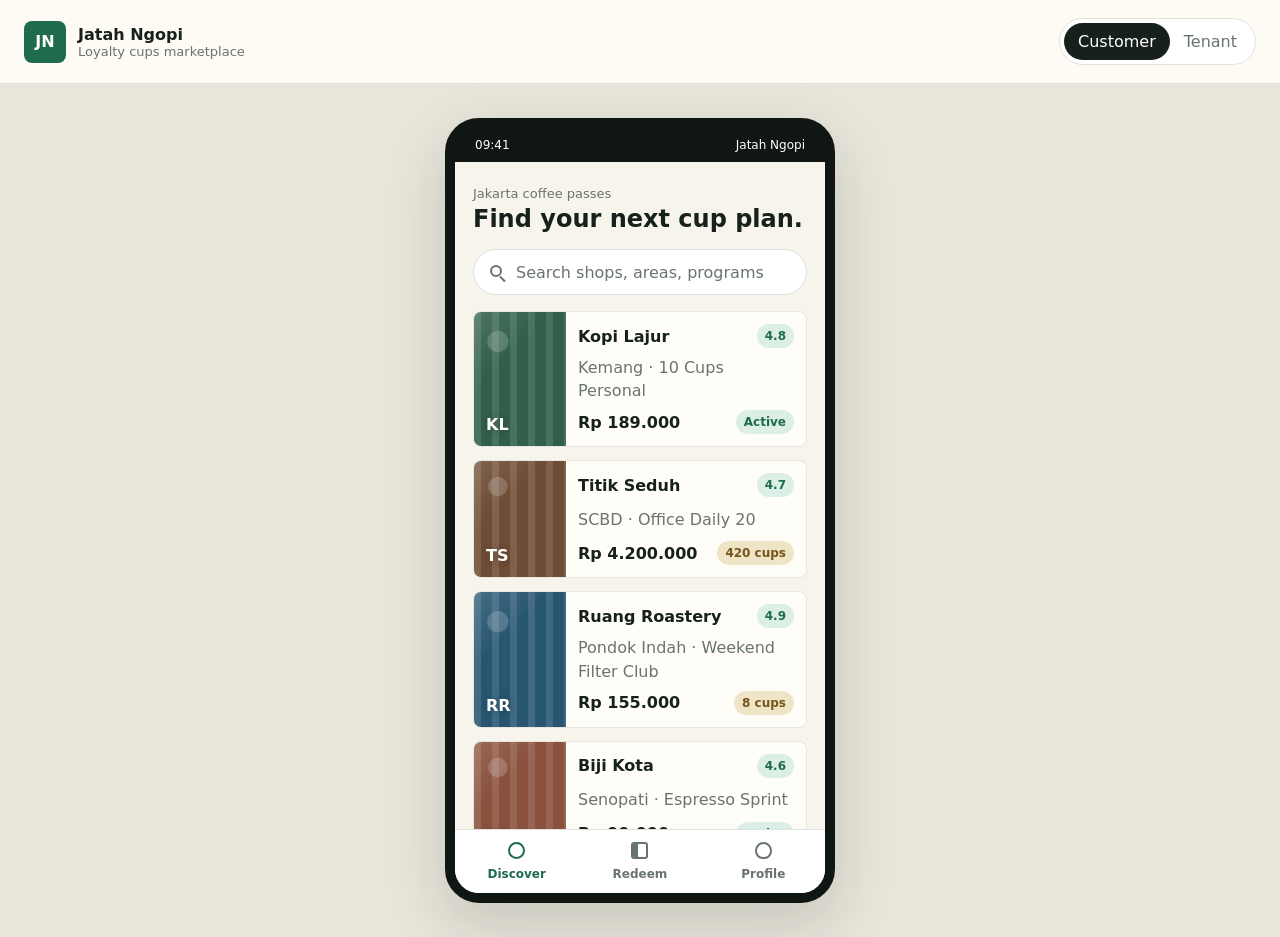
<file: index.html>
<!doctype html>
<html lang="en">
  <head>
    <meta charset="UTF-8" />
    <meta name="viewport" content="width=device-width, initial-scale=1.0" />
    <title>Jatah Ngopi MVP</title>
    <link rel="stylesheet" href="src/styles.css" />
  </head>
  <body>
    <div id="app"></div>
    <script src="vendor/vue.global.prod.js"></script>
    <script src="src/app.js"></script>
  </body>
</html>
</file>
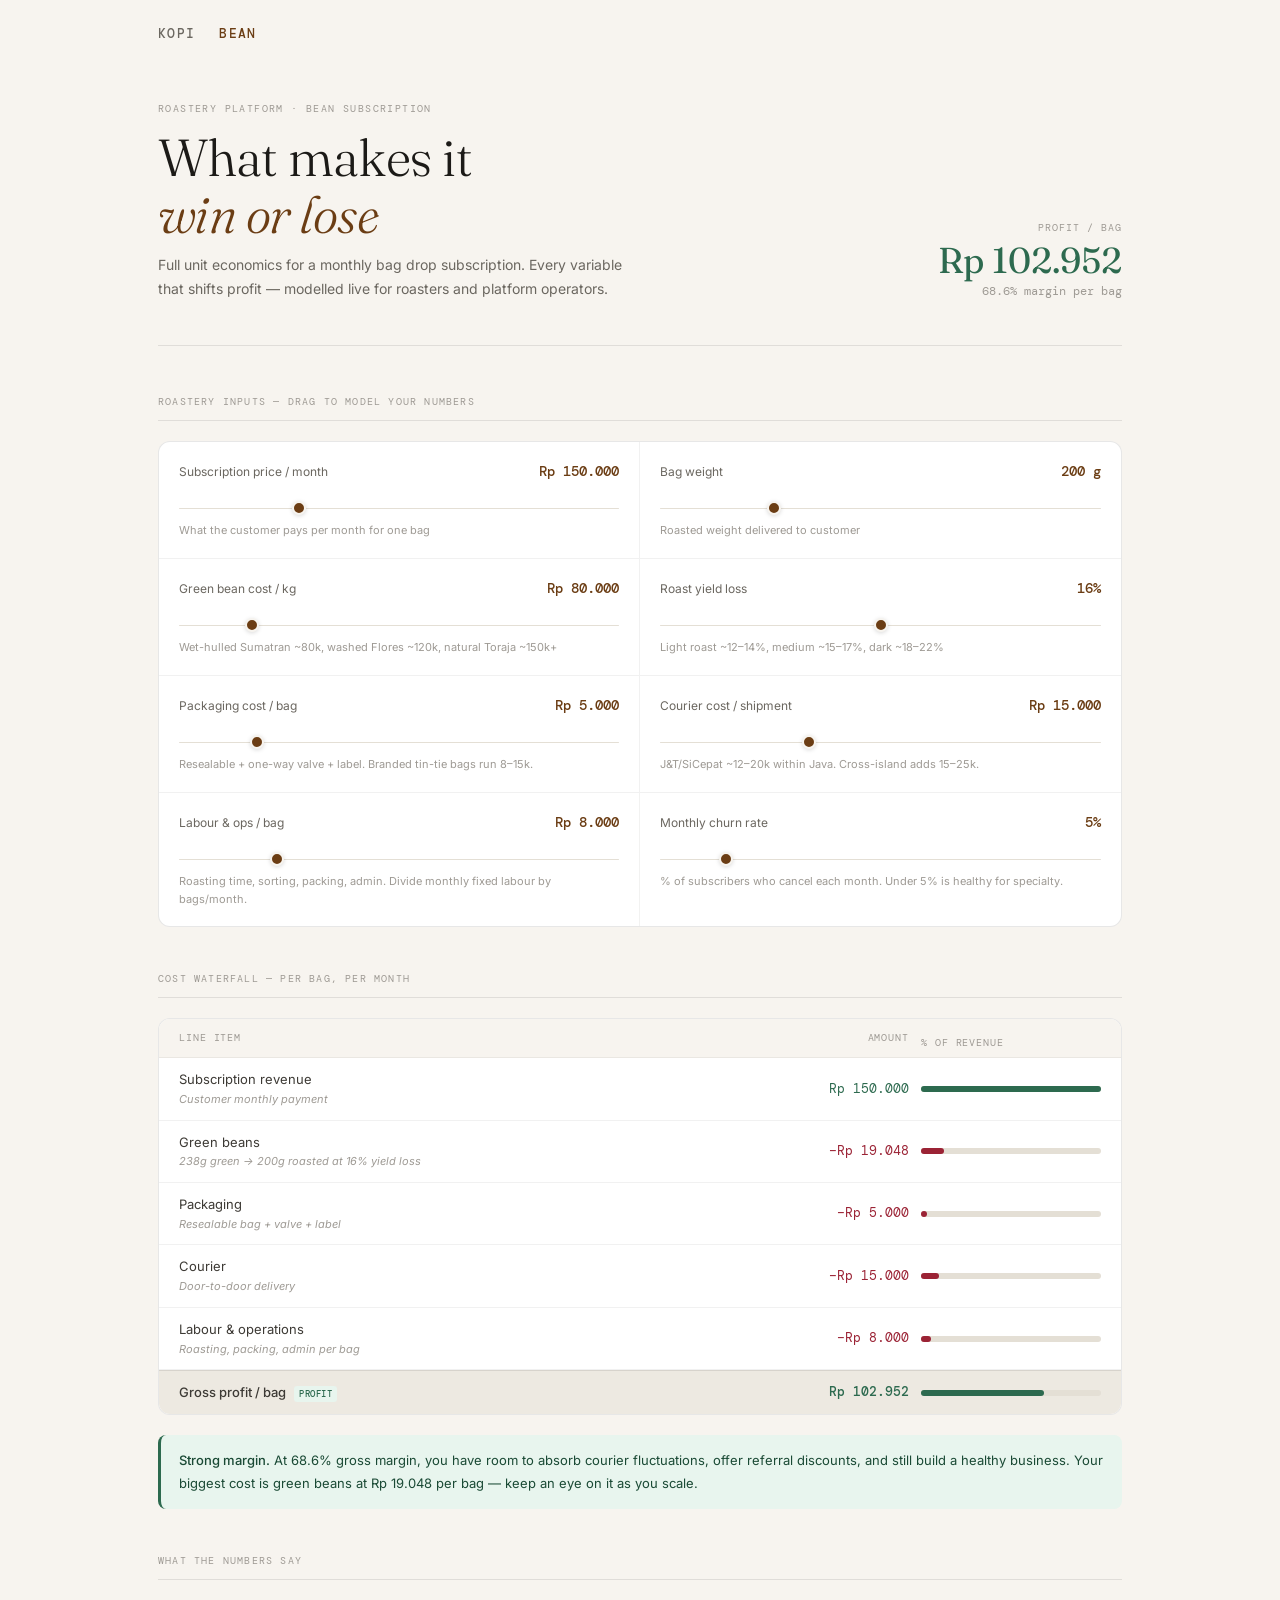
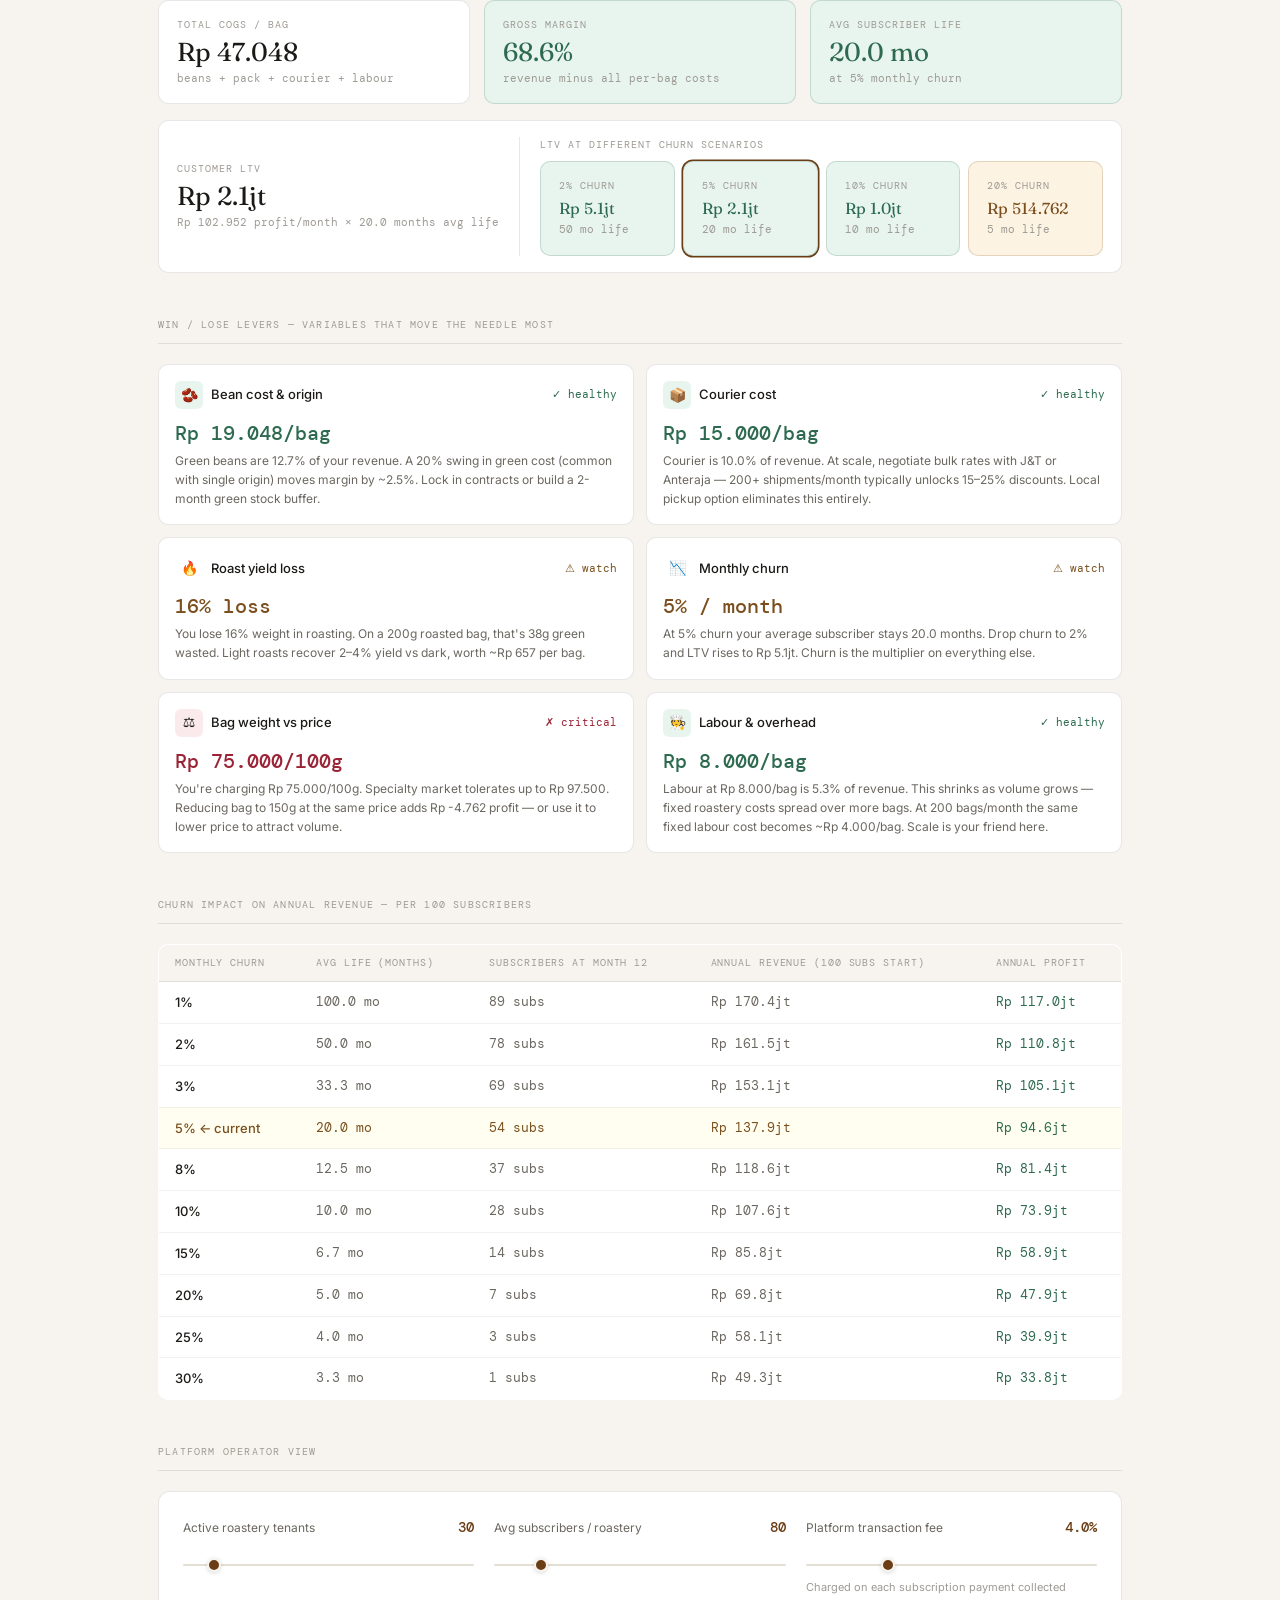
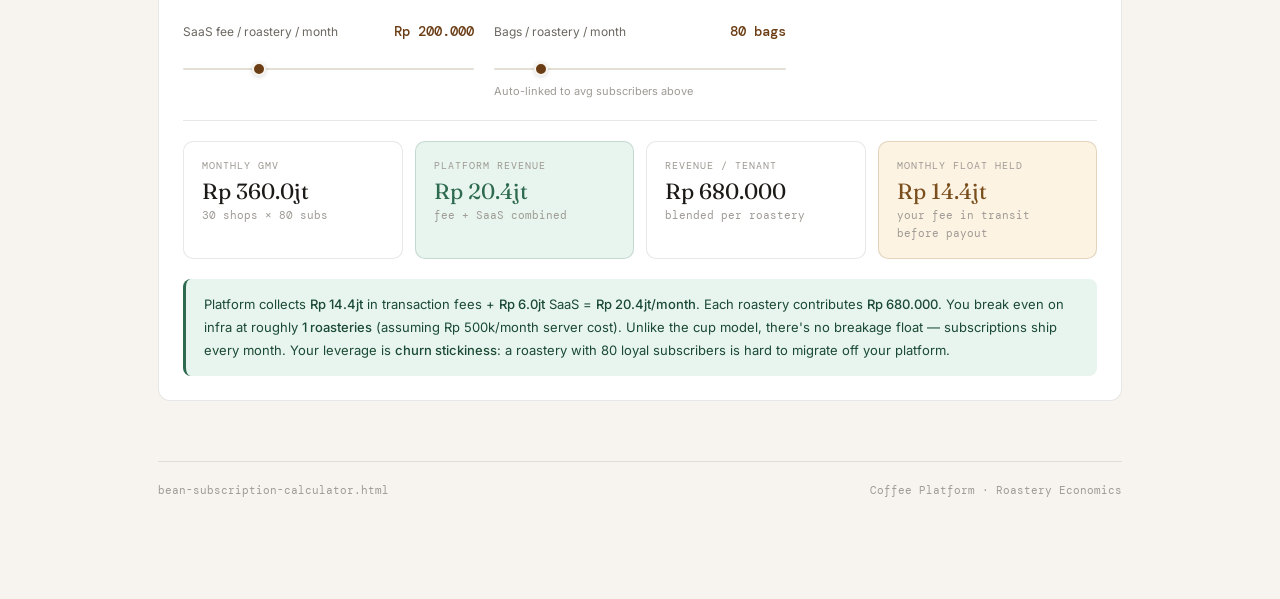
<file: bean copy.html>
<!DOCTYPE html>
<html lang="en">

<head>
  <meta charset="UTF-8">
  <meta name="viewport" content="width=device-width, initial-scale=1.0">
  <title>Bean Subscription Economics — Roastery Platform</title>
  <style>
    @import url('https://fonts.googleapis.com/css2?family=Fraunces:opsz,wght@9..144,300;9..144,400;9..144,500&family=DM+Mono:wght@400;500&family=Inter:wght@300;400;500&display=swap');

    *,
    *::before,
    *::after {
      box-sizing: border-box;
      margin: 0;
      padding: 0;
    }

    :root {
      --bg: #f7f4ef;
      --bg2: #ede9e1;
      --bg3: #e4dfd5;
      --ink: #1c1a17;
      --ink2: #3d3a35;
      --ink3: #6b6760;
      --ink4: #9e9a94;
      --rule: rgba(28, 26, 23, 0.1);
      --rule2: rgba(28, 26, 23, 0.06);
      --win: #2d6a4f;
      --win-bg: #e8f5ee;
      --lose: #9b2335;
      --lose-bg: #fbeaec;
      --warn: #7a4f1d;
      --warn-bg: #fdf3e3;
      --accent: #6b3d14;
      --font-disp: 'Fraunces', Georgia, serif;
      --font-body: 'Inter', system-ui, sans-serif;
      --font-mono: 'DM Mono', monospace;
    }

    html {
      background: var(--bg);
      color: var(--ink);
      font-family: var(--font-body);
      font-size: 15px;
      line-height: 1.6;
    }

    body {
      min-height: 100vh;
    }

    .shell {
      max-width: 1020px;
      margin: 0 auto;
      padding: 0 28px 100px;
    }

    /* ── NAV ── */
    .main-nav {
      padding: 24px 0 0 0;
      display: flex;
      gap: 24px;
    }

    .main-nav a {
      color: var(--ink3);
      text-decoration: none;
      font-size: 13px;
      font-weight: 500;
      text-transform: uppercase;
      letter-spacing: 0.1em;
      font-family: var(--font-mono);
      transition: color 0.2s ease;
    }

    .main-nav a:hover,
    .main-nav a.active {
      color: var(--accent);
    }

    /* ── HEADER ── */
    header {
      padding: 56px 0 44px;
      border-bottom: 1px solid var(--rule);
      margin-bottom: 48px;
      display: grid;
      grid-template-columns: 1fr auto;
      align-items: end;
      gap: 24px;
    }

    @media (max-width: 600px) {
      header {
        grid-template-columns: 1fr;
      }
    }

    .eyebrow {
      font-family: var(--font-mono);
      font-size: 10px;
      letter-spacing: 0.14em;
      text-transform: uppercase;
      color: var(--ink4);
      margin-bottom: 12px;
    }

    h1 {
      font-family: var(--font-disp);
      font-size: clamp(32px, 5vw, 52px);
      font-weight: 300;
      line-height: 1.1;
      color: var(--ink);
      letter-spacing: -0.01em;
    }

    h1 em {
      font-style: italic;
      color: var(--accent);
    }

    .tagline {
      font-size: 14px;
      color: var(--ink3);
      margin-top: 10px;
      max-width: 480px;
      line-height: 1.7;
    }

    /* ── VERDICT BADGE ── live top-right ── */
    .verdict-badge {
      text-align: right;
    }

    .vb-label {
      font-family: var(--font-mono);
      font-size: 10px;
      text-transform: uppercase;
      letter-spacing: 0.1em;
      color: var(--ink4);
      margin-bottom: 6px;
    }

    .vb-val {
      font-family: var(--font-disp);
      font-size: 36px;
      font-weight: 400;
      line-height: 1;
    }

    .vb-sub {
      font-size: 12px;
      color: var(--ink4);
      margin-top: 4px;
      font-family: var(--font-mono);
    }

    .vb-val.win {
      color: var(--win);
    }

    .vb-val.lose {
      color: var(--lose);
    }

    .vb-val.warn {
      color: var(--warn);
    }

    /* ── SECTION LABEL ── */
    .sec-label {
      font-family: var(--font-mono);
      font-size: 10px;
      letter-spacing: 0.12em;
      text-transform: uppercase;
      color: var(--ink4);
      padding-bottom: 10px;
      border-bottom: 1px solid var(--rule);
      margin-bottom: 20px;
    }

    /* ── GRID LAYOUTS ── */
    .cols-3 {
      display: grid;
      grid-template-columns: repeat(3, 1fr);
      gap: 14px;
    }

    .cols-2 {
      display: grid;
      grid-template-columns: 1fr 1fr;
      gap: 20px;
    }

    @media (max-width: 680px) {
      .cols-3 {
        grid-template-columns: 1fr 1fr;
      }

      .cols-2 {
        grid-template-columns: 1fr;
      }
    }

    @media (max-width: 420px) {
      .cols-3 {
        grid-template-columns: 1fr;
      }
    }

    .section {
      margin-bottom: 44px;
    }

    /* ── CONTROL PANEL ── */
    .ctrl-grid {
      display: grid;
      grid-template-columns: repeat(2, 1fr);
      gap: 0;
      border: 1px solid var(--rule);
      border-radius: 12px;
      overflow: hidden;
      background: white;
    }

    @media (max-width: 680px) {
      .ctrl-grid {
        grid-template-columns: 1fr;
      }
    }

    .ctrl-cell {
      padding: 18px 20px;
      border-right: 1px solid var(--rule2);
      border-bottom: 1px solid var(--rule2);
    }

    .ctrl-cell:nth-child(2n) {
      border-right: none;
    }

    .ctrl-cell:nth-last-child(-n+2) {
      border-bottom: none;
    }

    @media (max-width: 680px) {
      .ctrl-cell {
        border-right: none;
      }

      .ctrl-cell:last-child {
        border-bottom: none;
      }
    }

    .ctrl-top {
      display: flex;
      justify-content: space-between;
      align-items: baseline;
      margin-bottom: 10px;
    }

    .ctrl-name {
      font-size: 12px;
      color: var(--ink3);
    }

    .ctrl-val {
      font-family: var(--font-mono);
      font-size: 14px;
      font-weight: 500;
      color: var(--accent);
    }

    input[type=range] {
      -webkit-appearance: none;
      width: 100%;
      height: 1.5px;
      background: var(--bg3);
      border-radius: 1px;
      outline: none;
      cursor: pointer;
    }

    input[type=range]::-webkit-slider-thumb {
      -webkit-appearance: none;
      width: 14px;
      height: 14px;
      border-radius: 50%;
      background: var(--accent);
      border: 2px solid var(--bg);
      cursor: pointer;
      box-shadow: 0 1px 4px rgba(0, 0, 0, 0.15);
    }

    input[type=range]::-moz-range-thumb {
      width: 14px;
      height: 14px;
      border-radius: 50%;
      background: var(--accent);
      border: 2px solid var(--bg);
      cursor: pointer;
    }

    .ctrl-hint {
      font-size: 11px;
      color: var(--ink4);
      margin-top: 6px;
    }

    /* ── METRIC CARDS ── */
    .mcard {
      background: white;
      border: 1px solid var(--rule);
      border-radius: 10px;
      padding: 16px 18px;
    }

    .mcard .mc-label {
      font-family: var(--font-mono);
      font-size: 10px;
      text-transform: uppercase;
      letter-spacing: 0.1em;
      color: var(--ink4);
      margin-bottom: 6px;
    }

    .mcard .mc-val {
      font-family: var(--font-disp);
      font-size: 26px;
      font-weight: 400;
      color: var(--ink);
      line-height: 1;
    }

    .mcard .mc-sub {
      font-size: 11px;
      color: var(--ink4);
      margin-top: 5px;
      font-family: var(--font-mono);
    }

    .mcard.win {
      background: var(--win-bg);
      border-color: rgba(45, 106, 79, 0.2);
    }

    .mcard.lose {
      background: var(--lose-bg);
      border-color: rgba(155, 35, 53, 0.2);
    }

    .mcard.warn {
      background: var(--warn-bg);
      border-color: rgba(122, 79, 29, 0.2);
    }

    .mcard.win .mc-val {
      color: var(--win);
    }

    .mcard.lose .mc-val {
      color: var(--lose);
    }

    .mcard.warn .mc-val {
      color: var(--warn);
    }

    /* ── WATERFALL ── */
    .waterfall {
      background: white;
      border: 1px solid var(--rule);
      border-radius: 12px;
      overflow: hidden;
    }

    .wf-row {
      display: grid;
      grid-template-columns: 1fr 110px 180px;
      align-items: center;
      padding: 11px 20px;
      border-bottom: 1px solid var(--rule2);
      font-size: 13px;
      gap: 12px;
    }

    @media (max-width: 500px) {
      .wf-row {
        grid-template-columns: 1fr 80px;
      }

      .wf-bar-cell {
        display: none;
      }
    }

    .wf-row:last-child {
      border-bottom: none;
    }

    .wf-row.total {
      background: var(--bg2);
      font-weight: 500;
      border-top: 1px solid var(--rule);
    }

    .wf-row.header {
      background: var(--bg);
      font-family: var(--font-mono);
      font-size: 10px;
      text-transform: uppercase;
      letter-spacing: 0.09em;
      color: var(--ink4);
    }

    .wf-label {
      color: var(--ink2);
    }

    .wf-label small {
      display: block;
      font-size: 11px;
      color: var(--ink4);
      margin-top: 1px;
      font-style: italic;
    }

    .wf-amount {
      font-family: var(--font-mono);
      font-size: 13px;
      text-align: right;
    }

    .wf-amount.pos {
      color: var(--win);
    }

    .wf-amount.neg {
      color: var(--lose);
    }

    .wf-amount.neutral {
      color: var(--ink3);
    }

    .wf-bar-cell {
      position: relative;
      height: 6px;
      background: var(--bg3);
      border-radius: 3px;
    }

    .wf-bar {
      height: 100%;
      border-radius: 3px;
      transition: width 0.3s ease;
    }

    .wf-bar.pos {
      background: var(--win);
    }

    .wf-bar.neg {
      background: var(--lose);
    }

    .tag {
      display: inline-block;
      font-size: 9px;
      font-family: var(--font-mono);
      padding: 1px 5px;
      border-radius: 3px;
      vertical-align: middle;
      margin-left: 5px;
      text-transform: uppercase;
      letter-spacing: 0.06em;
    }

    .tag-win {
      background: var(--win-bg);
      color: var(--win);
    }

    .tag-lose {
      background: var(--lose-bg);
      color: var(--lose);
    }

    .tag-warn {
      background: var(--warn-bg);
      color: var(--warn);
    }

    /* ── WIN/LOSE LEVERS ── */
    .lever-grid {
      display: grid;
      grid-template-columns: 1fr 1fr;
      gap: 12px;
    }

    @media (max-width: 580px) {
      .lever-grid {
        grid-template-columns: 1fr;
      }
    }

    .lever {
      border: 1px solid var(--rule);
      border-radius: 10px;
      padding: 16px;
      background: white;
    }

    .lever .lv-head {
      display: flex;
      align-items: center;
      gap: 8px;
      margin-bottom: 8px;
    }

    .lever .lv-icon {
      width: 28px;
      height: 28px;
      border-radius: 6px;
      display: flex;
      align-items: center;
      justify-content: center;
      font-size: 14px;
      flex-shrink: 0;
    }

    .lever .lv-icon.win {
      background: var(--win-bg);
    }

    .lever .lv-icon.lose {
      background: var(--lose-bg);
    }

    .lever .lv-name {
      font-size: 13px;
      font-weight: 500;
      color: var(--ink);
    }

    .lever .lv-status {
      font-family: var(--font-mono);
      font-size: 11px;
      margin-left: auto;
    }

    .lever .lv-status.win {
      color: var(--win);
    }

    .lever .lv-status.lose {
      color: var(--lose);
    }

    .lever .lv-status.warn {
      color: var(--warn);
    }

    .lever .lv-desc {
      font-size: 12px;
      color: var(--ink3);
      line-height: 1.6;
    }

    .lever .lv-val {
      font-family: var(--font-mono);
      font-size: 20px;
      font-weight: 500;
      margin-bottom: 2px;
    }

    .lever .lv-val.win {
      color: var(--win);
    }

    .lever .lv-val.lose {
      color: var(--lose);
    }

    .lever .lv-val.warn {
      color: var(--warn);
    }

    /* ── PLATFORM VIEW ── */
    .plat-bar {
      background: white;
      border: 1px solid var(--rule);
      border-radius: 12px;
      padding: 24px;
    }

    .plat-ctrl-row {
      display: grid;
      grid-template-columns: repeat(3, 1fr);
      gap: 20px;
      margin-bottom: 24px;
    }

    @media (max-width: 580px) {
      .plat-ctrl-row {
        grid-template-columns: 1fr;
      }
    }

    .p-metrics {
      display: grid;
      grid-template-columns: repeat(4, 1fr);
      gap: 12px;
      margin-bottom: 20px;
    }

    @media (max-width: 680px) {
      .p-metrics {
        grid-template-columns: 1fr 1fr;
      }
    }

    /* ── INSIGHT STRIP ── */
    .insight {
      border-radius: 8px;
      padding: 14px 18px;
      font-size: 13px;
      line-height: 1.75;
      margin-top: 20px;
      border-left: 3px solid;
    }

    .insight.win {
      background: var(--win-bg);
      border-color: var(--win);
      color: #1a4a35;
    }

    .insight.lose {
      background: var(--lose-bg);
      border-color: var(--lose);
      color: #6e1a26;
    }

    .insight.warn {
      background: var(--warn-bg);
      border-color: var(--warn);
      color: #5a3512;
    }

    .insight strong {
      font-weight: 500;
    }

    /* ── CHURN IMPACT ── */
    .churn-table {
      width: 100%;
      border-collapse: collapse;
      font-size: 13px;
      background: white;
      border-radius: 10px;
      overflow: hidden;
      border: 1px solid var(--rule);
    }

    .churn-table th {
      padding: 10px 16px;
      background: var(--bg);
      font-family: var(--font-mono);
      font-size: 10px;
      text-transform: uppercase;
      letter-spacing: 0.09em;
      color: var(--ink4);
      font-weight: 400;
      text-align: left;
      border-bottom: 1px solid var(--rule);
    }

    .churn-table td {
      padding: 10px 16px;
      border-bottom: 1px solid var(--rule2);
      color: var(--ink3);
    }

    .churn-table tr:last-child td {
      border-bottom: none;
    }

    .churn-table td:first-child {
      color: var(--ink);
      font-weight: 500;
    }

    .churn-table .mono {
      font-family: var(--font-mono);
    }

    .churn-table .active-row {
      background: #fffef0;
    }

    .churn-table .active-row td {
      color: var(--warn);
    }

    .churn-table .active-row td:first-child {
      color: var(--warn);
    }

    footer {
      margin-top: 60px;
      padding-top: 20px;
      border-top: 1px solid var(--rule);
      display: flex;
      justify-content: space-between;
      font-size: 11px;
      font-family: var(--font-mono);
      color: var(--ink4);
      flex-wrap: wrap;
      gap: 8px;
    }
  </style>
</head>

<body>
  <div class="shell">

    <nav class="main-nav">
      <a href="kopi.html">Kopi</a>
      <a href="bean.html" class="active">Bean</a>
    </nav>

    <!-- HEADER -->
    <header>
      <div>
        <div class="eyebrow">Roastery Platform · Bean Subscription</div>
        <h1>What makes it<br><em>win or lose</em></h1>
        <p class="tagline">Full unit economics for a monthly bag drop subscription. Every variable that shifts profit —
          modelled live for roasters and platform operators.</p>
      </div>
      <div class="verdict-badge">
        <div class="vb-label">Profit / bag</div>
        <div class="vb-val" id="verdictVal">—</div>
        <div class="vb-sub" id="verdictSub">—</div>
      </div>
    </header>

    <!-- SECTION 1: INPUTS -->
    <div class="section">
      <div class="sec-label">Roastery inputs — drag to model your numbers</div>
      <div class="ctrl-grid">

        <div class="ctrl-cell">
          <div class="ctrl-top">
            <span class="ctrl-name">Subscription price / month</span>
            <span class="ctrl-val" id="subPriceOut">Rp 150.000</span>
          </div>
          <input type="range" id="subPrice" min="60000" max="400000" step="5000" value="150000">
          <div class="ctrl-hint">What the customer pays per month for one bag</div>
        </div>

        <div class="ctrl-cell">
          <div class="ctrl-top">
            <span class="ctrl-name">Bag weight</span>
            <span class="ctrl-val" id="bagWeightOut">200 g</span>
          </div>
          <input type="range" id="bagWeight" min="100" max="500" step="50" value="200">
          <div class="ctrl-hint">Roasted weight delivered to customer</div>
        </div>

        <div class="ctrl-cell">
          <div class="ctrl-top">
            <span class="ctrl-name">Green bean cost / kg</span>
            <span class="ctrl-val" id="greenCostOut">Rp 80.000</span>
          </div>
          <input type="range" id="greenCost" min="40000" max="300000" step="5000" value="80000">
          <div class="ctrl-hint">Wet-hulled Sumatran ~80k, washed Flores ~120k, natural Toraja ~150k+</div>
        </div>

        <div class="ctrl-cell">
          <div class="ctrl-top">
            <span class="ctrl-name">Roast yield loss</span>
            <span class="ctrl-val" id="yieldLossOut">16%</span>
          </div>
          <input type="range" id="yieldLoss" min="10" max="22" step="1" value="16">
          <div class="ctrl-hint">Light roast ~12–14%, medium ~15–17%, dark ~18–22%</div>
        </div>

        <div class="ctrl-cell">
          <div class="ctrl-top">
            <span class="ctrl-name">Packaging cost / bag</span>
            <span class="ctrl-val" id="packCostOut">Rp 5.000</span>
          </div>
          <input type="range" id="packCost" min="2000" max="20000" step="500" value="5000">
          <div class="ctrl-hint">Resealable + one-way valve + label. Branded tin-tie bags run 8–15k.</div>
        </div>

        <div class="ctrl-cell">
          <div class="ctrl-top">
            <span class="ctrl-name">Courier cost / shipment</span>
            <span class="ctrl-val" id="courierOut">Rp 15.000</span>
          </div>
          <input type="range" id="courier" min="0" max="45000" step="1000" value="15000">
          <div class="ctrl-hint">J&T/SiCepat ~12–20k within Java. Cross-island adds 15–25k.</div>
        </div>

        <div class="ctrl-cell">
          <div class="ctrl-top">
            <span class="ctrl-name">Labour & ops / bag</span>
            <span class="ctrl-val" id="labourOut">Rp 8.000</span>
          </div>
          <input type="range" id="labour" min="2000" max="30000" step="1000" value="8000">
          <div class="ctrl-hint">Roasting time, sorting, packing, admin. Divide monthly fixed labour by bags/month.
          </div>
        </div>

        <div class="ctrl-cell">
          <div class="ctrl-top">
            <span class="ctrl-name">Monthly churn rate</span>
            <span class="ctrl-val" id="churnOut">5%</span>
          </div>
          <input type="range" id="churn" min="1" max="30" step="1" value="5">
          <div class="ctrl-hint">% of subscribers who cancel each month. Under 5% is healthy for specialty.</div>
        </div>

      </div>
    </div>

    <!-- SECTION 2: WATERFALL -->
    <div class="section">
      <div class="sec-label">Cost waterfall — per bag, per month</div>
      <div class="waterfall">
        <div class="wf-row header">
          <div>Line item</div>
          <div style="text-align:right">Amount</div>
          <div class="wf-bar-cell" style="background:none;">% of revenue</div>
        </div>
        <div id="waterfallBody"></div>
      </div>
      <div class="insight" id="waterfallInsight"></div>
    </div>

    <!-- SECTION 3: KEY METRICS -->
    <div class="section">
      <div class="sec-label">What the numbers say</div>
      <div class="cols-3" id="metricsRow" style="margin-bottom: 16px;"></div>
      <div class="cols-2">
        <div class="mcard" id="mLTV" style="display:flex;gap:20px;align-items:center;grid-column:1/-1">
          <div>
            <div class="mc-label">Customer LTV</div>
            <div class="mc-val" id="ltvVal">—</div>
            <div class="mc-sub" id="ltvSub">—</div>
          </div>
          <div style="flex:1;border-left:1px solid var(--rule);padding-left:20px;">
            <div class="mc-label" style="margin-bottom:8px;">LTV at different churn scenarios</div>
            <div id="ltvScenarios" style="display:grid;grid-template-columns:repeat(4,1fr);gap:8px;"></div>
          </div>
        </div>
      </div>
    </div>

    <!-- SECTION 4: WIN / LOSE LEVERS -->
    <div class="section">
      <div class="sec-label">Win / lose levers — variables that move the needle most</div>
      <div class="lever-grid" id="leverGrid"></div>
    </div>

    <!-- SECTION 5: CHURN IMPACT TABLE -->
    <div class="section">
      <div class="sec-label">Churn impact on annual revenue — per 100 subscribers</div>
      <table class="churn-table" id="churnTable"></table>
    </div>

    <!-- SECTION 6: PLATFORM VIEW -->
    <div class="section">
      <div class="sec-label">Platform operator view</div>
      <div class="plat-bar">
        <div class="plat-ctrl-row">
          <div class="ctrl-cell" style="border:none;padding:0;">
            <div class="ctrl-top"><span class="ctrl-name">Active roastery tenants</span><span class="ctrl-val"
                id="pTenantsOut">30</span></div>
            <input type="range" id="pTenants" min="5" max="300" step="5" value="30">
          </div>
          <div class="ctrl-cell" style="border:none;padding:0;">
            <div class="ctrl-top"><span class="ctrl-name">Avg subscribers / roastery</span><span class="ctrl-val"
                id="pSubsOut">80</span></div>
            <input type="range" id="pSubs" min="10" max="500" step="10" value="80">
          </div>
          <div class="ctrl-cell" style="border:none;padding:0;">
            <div class="ctrl-top"><span class="ctrl-name">Platform transaction fee</span><span class="ctrl-val"
                id="pFeeOut">4%</span></div>
            <input type="range" id="pFee" min="1" max="12" step="0.5" value="4">
            <div class="ctrl-hint">Charged on each subscription payment collected</div>
          </div>
        </div>
        <div class="plat-ctrl-row" style="margin-bottom:0;">
          <div class="ctrl-cell" style="border:none;padding:0;">
            <div class="ctrl-top"><span class="ctrl-name">SaaS fee / roastery / month</span><span class="ctrl-val"
                id="pSaasOut">Rp 199.000</span></div>
            <input type="range" id="pSaas" min="0" max="800000" step="25000" value="199000">
          </div>
          <div class="ctrl-cell" style="border:none;padding:0;">
            <div class="ctrl-top"><span class="ctrl-name">Bags / roastery / month</span><span class="ctrl-val"
                id="pBagsOut">80 bags</span></div>
            <input type="range" id="pBags" min="10" max="500" step="10" value="80">
            <div class="ctrl-hint">Auto-linked to avg subscribers above</div>
          </div>
          <div></div>
        </div>
        <div style="height:1px;background:var(--rule);margin:20px 0;"></div>
        <div class="p-metrics" id="platMetrics"></div>
        <div class="insight" id="platInsight"></div>
      </div>
    </div>

    <footer>
      <span>bean-subscription-calculator.html</span>
      <span>Coffee Platform · Roastery Economics</span>
    </footer>
  </div>

  <script>
    const rp = (n) => {
      if (Math.abs(n) >= 1e9) return 'Rp ' + (n / 1e9).toFixed(1) + 'M';
      if (Math.abs(n) >= 1e6) return 'Rp ' + (n / 1e6).toFixed(1) + 'jt';
      return 'Rp ' + Math.round(n).toLocaleString('id-ID');
    };
    const pct = (n, dec = 1) => (n * 100).toFixed(dec) + '%';
    const bar = (ratio, cls) => {
      const w = Math.min(100, Math.max(0, ratio * 100)).toFixed(1);
      return `<div class="wf-bar-cell"><div class="wf-bar ${cls}" style="width:${w}%"></div></div>`;
    };

    function calc() {
      const subPrice = +document.getElementById('subPrice').value;
      const bagWeight = +document.getElementById('bagWeight').value;
      const greenCost = +document.getElementById('greenCost').value;
      const yieldLoss = +document.getElementById('yieldLoss').value / 100;
      const packCost = +document.getElementById('packCost').value;
      const courier = +document.getElementById('courier').value;
      const labour = +document.getElementById('labour').value;
      const churn = +document.getElementById('churn').value / 100;

      // output labels
      document.getElementById('subPriceOut').textContent = rp(subPrice);
      document.getElementById('bagWeightOut').textContent = bagWeight + ' g';
      document.getElementById('greenCostOut').textContent = rp(greenCost);
      document.getElementById('yieldLossOut').textContent = (yieldLoss * 100).toFixed(0) + '%';
      document.getElementById('packCostOut').textContent = rp(packCost);
      document.getElementById('courierOut').textContent = rp(courier);
      document.getElementById('labourOut').textContent = rp(labour);
      document.getElementById('churnOut').textContent = (churn * 100).toFixed(0) + '%';

      // ── COST WATERFALL ──
      // green bean cost: need bagWeight g roasted → buy bagWeight / (1 - yieldLoss) g green
      const greenNeeded_g = bagWeight / (1 - yieldLoss);
      const greenCostPerBag = (greenNeeded_g / 1000) * greenCost;
      const totalCOGS = greenCostPerBag + packCost + courier + labour;
      const grossProfit = subPrice - totalCOGS;
      const margin = grossProfit / subPrice;

      // waterfall rows: [label, sublabel, amount, isRevenue]
      const rows = [
        { label: 'Subscription revenue', sub: 'Customer monthly payment', amt: subPrice, cls: 'pos', type: 'rev' },
        { label: 'Green beans', sub: `${greenNeeded_g.toFixed(0)}g green → ${bagWeight}g roasted at ${(yieldLoss * 100).toFixed(0)}% yield loss`, amt: -greenCostPerBag, cls: 'neg', type: 'cost' },
        { label: 'Packaging', sub: 'Resealable bag + valve + label', amt: -packCost, cls: 'neg', type: 'cost' },
        { label: 'Courier', sub: 'Door-to-door delivery', amt: -courier, cls: 'neg', type: 'cost' },
        { label: 'Labour & operations', sub: 'Roasting, packing, admin per bag', amt: -labour, cls: 'neg', type: 'cost' },
      ];

      let wfHTML = '';
      rows.forEach(r => {
        const ratio = Math.abs(r.amt) / subPrice;
        wfHTML += `<div class="wf-row">
      <div class="wf-label">${r.label}<small>${r.sub}</small></div>
      <div class="wf-amount ${r.cls}">${r.amt > 0 ? '' : '−'}${rp(Math.abs(r.amt))}</div>
      ${bar(ratio, r.amt > 0 ? 'pos' : 'neg')}
    </div>`;
      });

      // total row
      const totalClass = grossProfit > 0 ? 'pos' : 'neg';
      const tag = grossProfit > 0
        ? `<span class="tag tag-win">profit</span>`
        : `<span class="tag tag-lose">loss</span>`;
      wfHTML += `<div class="wf-row total">
    <div class="wf-label">Gross profit / bag ${tag}</div>
    <div class="wf-amount ${totalClass}">${grossProfit >= 0 ? '' : '−'}${rp(Math.abs(grossProfit))}</div>
    ${bar(Math.abs(margin), grossProfit >= 0 ? 'pos' : 'neg')}
  </div>`;
      document.getElementById('waterfallBody').innerHTML = wfHTML;

      // waterfall insight
      const biggestCost = [
        { name: 'green beans', val: greenCostPerBag },
        { name: 'courier', val: courier },
        { name: 'labour', val: labour },
        { name: 'packaging', val: packCost },
      ].sort((a, b) => b.val - a.val)[0];

      let wfIns, wfCls;
      if (margin > 0.35) {
        wfCls = 'win'; wfIns = `<strong>Strong margin.</strong> At ${pct(margin)} gross margin, you have room to absorb courier fluctuations, offer referral discounts, and still build a healthy business. Your biggest cost is ${biggestCost.name} at ${rp(biggestCost.val)} per bag — keep an eye on it as you scale.`;
      } else if (margin > 0.15) {
        wfCls = 'warn'; wfIns = `<strong>Thin but workable.</strong> ${pct(margin)} gross margin means you're making ${rp(grossProfit)} per bag. Manageable at scale, but one bad courier month or a green bean price spike will hurt. ${biggestCost.name} is your biggest lever — reduce it or raise your price.`;
      } else if (margin > 0) {
        wfCls = 'warn'; wfIns = `<strong>Too thin.</strong> ${pct(margin)} gross margin leaves almost no buffer. At this level, subscriber acquisition costs will put you underwater immediately. You need to either raise price, reduce courier cost (negotiate bulk rates or pickup points), or use a lighter roast profile to reduce yield loss.`;
      } else {
        wfCls = 'lose'; wfIns = `<strong>Losing money per bag.</strong> Every subscription you sell makes you poorer. The core problem: costs (${rp(totalCOGS)}) exceed your price (${rp(subPrice)}). Raise price, cut ${biggestCost.name}, or reduce bag weight before launching.`;
      }
      document.getElementById('waterfallInsight').className = `insight ${wfCls}`;
      document.getElementById('waterfallInsight').innerHTML = wfIns;

      // ── VERDICT ──
      const verdictEl = document.getElementById('verdictVal');
      verdictEl.textContent = rp(grossProfit);
      verdictEl.className = 'vb-val ' + (grossProfit > 0 ? (margin > 0.25 ? 'win' : 'warn') : 'lose');
      document.getElementById('verdictSub').textContent = pct(margin) + ' margin per bag';

      // ── METRICS ROW ──
      const avgLifeMonths = 1 / churn;
      const ltv = grossProfit * avgLifeMonths;
      const cogsTotal = totalCOGS;

      const metrics = [
        { label: 'Total COGS / bag', val: rp(cogsTotal), sub: 'beans + pack + courier + labour', cls: grossProfit > 0 ? '' : 'lose' },
        { label: 'Gross margin', val: pct(margin), sub: 'revenue minus all per-bag costs', cls: margin > 0.3 ? 'win' : margin > 0.1 ? 'warn' : 'lose' },
        { label: 'Avg subscriber life', val: avgLifeMonths.toFixed(1) + ' mo', sub: `at ${(churn * 100).toFixed(0)}% monthly churn`, cls: avgLifeMonths > 12 ? 'win' : avgLifeMonths > 6 ? 'warn' : 'lose' },
      ];
      document.getElementById('metricsRow').innerHTML = metrics.map(m =>
        `<div class="mcard ${m.cls}"><div class="mc-label">${m.label}</div><div class="mc-val">${m.val}</div><div class="mc-sub">${m.sub}</div></div>`
      ).join('');

      // ── LTV ──
      document.getElementById('ltvVal').textContent = rp(ltv);
      document.getElementById('ltvVal').className = 'mc-val ' + (ltv > 0 ? (ltv > subPrice * 6 ? 'win' : 'warn') : 'lose');
      document.getElementById('ltvSub').textContent = `${rp(grossProfit)} profit/month × ${avgLifeMonths.toFixed(1)} months avg life`;

      const churnScenarios = [2, 5, 10, 20];
      document.getElementById('ltvScenarios').innerHTML = churnScenarios.map(c => {
        const life = 1 / (c / 100);
        const v = grossProfit * life;
        const cls = v > 0 ? (v > subPrice * 6 ? 'win' : 'warn') : 'lose';
        const active = Math.round(churn * 100) === c ? ' style="box-shadow:0 0 0 1.5px var(--accent)"' : '';
        return `<div class="mcard ${cls}"${active}>
      <div class="mc-label">${c}% churn</div>
      <div class="mc-val" style="font-size:16px">${rp(v)}</div>
      <div class="mc-sub">${life.toFixed(0)} mo life</div>
    </div>`;
      }).join('');

      // ── WIN/LOSE LEVERS ──
      const greenPct = greenCostPerBag / subPrice;
      const courierPct = courier / subPrice;
      const labourPct = labour / subPrice;
      const packPct = packCost / subPrice;

      // Sensitivity: what's the impact of +10% change in each variable?
      const delta = grossProfit > 0;

      const levers = [
        {
          name: 'Bean cost & origin',
          icon: '🫘',
          desc: `Green beans are ${pct(greenPct)} of your revenue. A 20% swing in green cost (common with single origin) moves margin by ~${pct(greenCostPerBag * 0.2 / subPrice)}. Lock in contracts or build a 2-month green stock buffer.`,
          val: rp(greenCostPerBag) + '/bag',
          status: greenPct < 0.25 ? 'good' : greenPct < 0.4 ? 'watch' : 'critical',
        },
        {
          name: 'Courier cost',
          icon: '📦',
          desc: `Courier is ${pct(courierPct)} of revenue. At scale, negotiate bulk rates with J&T or Anteraja — 200+ shipments/month typically unlocks 15–25% discounts. Local pickup option eliminates this entirely.`,
          val: rp(courier) + '/bag',
          status: courierPct < 0.12 ? 'good' : courierPct < 0.2 ? 'watch' : 'critical',
        },
        {
          name: 'Roast yield loss',
          icon: '🔥',
          desc: `You lose ${(yieldLoss * 100).toFixed(0)}% weight in roasting. On a ${bagWeight}g roasted bag, that's ${(bagWeight / (1 - yieldLoss) - bagWeight).toFixed(0)}g green wasted. Light roasts recover 2–4% yield vs dark, worth ~${rp((bagWeight / (1 - yieldLoss) - bagWeight / Math.max(0.78, 1 - (yieldLoss - 0.03))) / 1000 * greenCost)} per bag.`,
          val: (yieldLoss * 100).toFixed(0) + '% loss',
          status: yieldLoss < 0.15 ? 'good' : yieldLoss < 0.18 ? 'watch' : 'critical',
        },
        {
          name: 'Monthly churn',
          icon: '📉',
          desc: `At ${(churn * 100).toFixed(0)}% churn your average subscriber stays ${avgLifeMonths.toFixed(1)} months. Drop churn to ${Math.max(1, Math.round(churn * 100) - 3)}% and LTV rises to ${rp(grossProfit / Math.max(0.01, churn - 0.03))}. Churn is the multiplier on everything else.`,
          val: (churn * 100).toFixed(0) + '% / month',
          status: churn < 0.04 ? 'good' : churn < 0.08 ? 'watch' : 'critical',
        },
        {
          name: 'Bag weight vs price',
          icon: '⚖️',
          desc: `You're charging ${rp(subPrice / bagWeight * 100)}/100g. Specialty market tolerates up to ${rp(Math.round(subPrice / bagWeight * 100 * 1.3))}. Reducing bag to ${Math.max(100, bagWeight - 50)}g at the same price adds ${rp(grossProfit - (subPrice - ((bagWeight - 50) / (1 - yieldLoss) / 1000 * greenCost + packCost + courier + labour)))} profit — or use it to lower price to attract volume.`,
          val: rp(subPrice / bagWeight * 100) + '/100g',
          status: (subPrice / bagWeight) > 1200 ? 'good' : (subPrice / bagWeight) > 800 ? 'watch' : 'critical',
        },
        {
          name: 'Labour & overhead',
          icon: '🧑‍🍳',
          desc: `Labour at ${rp(labour)}/bag is ${pct(labourPct)} of revenue. This shrinks as volume grows — fixed roastery costs spread over more bags. At 200 bags/month the same fixed labour cost becomes ~${rp(labour * 0.5)}/bag. Scale is your friend here.`,
          val: rp(labour) + '/bag',
          status: labourPct < 0.1 ? 'good' : labourPct < 0.18 ? 'watch' : 'critical',
        },
      ];

      const statusLabel = { good: '✓ healthy', watch: '⚠ watch', critical: '✗ critical' };
      const statusCls = { good: 'win', watch: 'warn', critical: 'lose' };

      document.getElementById('leverGrid').innerHTML = levers.map(l => `
    <div class="lever">
      <div class="lv-head">
        <div class="lv-icon ${statusCls[l.status]}">${l.icon}</div>
        <span class="lv-name">${l.name}</span>
        <span class="lv-status ${statusCls[l.status]}">${statusLabel[l.status]}</span>
      </div>
      <div class="lv-val ${statusCls[l.status]}">${l.val}</div>
      <div class="lv-desc">${l.desc}</div>
    </div>
  `).join('');

      // ── CHURN TABLE ──
      const churnRates = [1, 2, 3, 5, 8, 10, 15, 20, 25, 30];
      const currentChurnPct = Math.round(churn * 100);
      let churnHTML = `<thead><tr>
    <th>Monthly churn</th>
    <th>Avg life (months)</th>
    <th>Subscribers at month 12</th>
    <th>Annual revenue (100 subs start)</th>
    <th>Annual profit</th>
  </tr></thead><tbody>`;

      churnRates.forEach(c => {
        const life = 1 / (c / 100);
        let subs = 100, totalRev = 0;
        for (let m = 0; m < 12; m++) {
          totalRev += subs * subPrice;
          subs = subs * (1 - c / 100);
        }
        const totalProfit = totalRev * margin;
        const active = c === currentChurnPct;
        const rowCls = active ? ' class="active-row"' : '';
        churnHTML += `<tr${rowCls}>
      <td>${c}% ${active ? '← current' : ''}</td>
      <td class="mono">${life.toFixed(1)} mo</td>
      <td class="mono">${Math.round(subs)} subs</td>
      <td class="mono">${rp(totalRev)}</td>
      <td class="mono" style="color:${totalProfit > 0 ? 'var(--win)' : 'var(--lose)'}">${rp(totalProfit)}</td>
    </tr>`;
      });
      churnHTML += '</tbody>';
      document.getElementById('churnTable').innerHTML = churnHTML;

      // ── PLATFORM VIEW ──
      updatePlatform(subPrice, grossProfit, margin);
    }

    function updatePlatform(subPrice, grossProfit, margin) {
      const tenants = +document.getElementById('pTenants').value;
      const subs = +document.getElementById('pSubs').value;
      const fee = +document.getElementById('pFee').value / 100;
      const saas = +document.getElementById('pSaas').value;

      document.getElementById('pTenantsOut').textContent = tenants;
      document.getElementById('pSubsOut').textContent = subs;
      document.getElementById('pFeeOut').textContent = (+document.getElementById('pFee').value).toFixed(1) + '%';
      document.getElementById('pSaasOut').textContent = rp(saas);
      document.getElementById('pBagsOut').textContent = subs + ' bags';

      const gmv = tenants * subs * subPrice;
      const txFeeRev = gmv * fee;
      const saasRev = tenants * saas;
      const totalPlatRev = txFeeRev + saasRev;
      const perTenant = totalPlatRev / tenants;
      // platform holds 1 month's GMV as float before payout
      const float = gmv; // collected monthly upfront

      document.getElementById('platMetrics').innerHTML = `
    <div class="mcard"><div class="mc-label">Monthly GMV</div><div class="mc-val" style="font-size:22px">${rp(gmv)}</div><div class="mc-sub">${tenants} shops × ${subs} subs</div></div>
    <div class="mcard win"><div class="mc-label">Platform revenue</div><div class="mc-val" style="font-size:22px">${rp(totalPlatRev)}</div><div class="mc-sub">fee + SaaS combined</div></div>
    <div class="mcard"><div class="mc-label">Revenue / tenant</div><div class="mc-val" style="font-size:22px">${rp(perTenant)}</div><div class="mc-sub">blended per roastery</div></div>
    <div class="mcard warn"><div class="mc-label">Monthly float held</div><div class="mc-val" style="font-size:22px">${rp(float * fee)}</div><div class="mc-sub">your fee in transit before payout</div></div>
  `;

      const breakeven = Math.ceil((saas * tenants) / (subPrice * fee));
      document.getElementById('platInsight').className = `insight ${totalPlatRev > 500000 ? 'win' : 'warn'}`;
      document.getElementById('platInsight').innerHTML = `
    Platform collects <strong>${rp(txFeeRev)}</strong> in transaction fees + <strong>${rp(saasRev)}</strong> SaaS = <strong>${rp(totalPlatRev)}/month</strong>. 
    Each roastery contributes <strong>${rp(perTenant)}</strong>. 
    You break even on infra at roughly <strong>${Math.ceil(500000 / perTenant)} roasteries</strong> (assuming Rp 500k/month server cost). 
    Unlike the cup model, there's no breakage float — subscriptions ship every month. 
    Your leverage is <strong>churn stickiness</strong>: a roastery with 80 loyal subscribers is hard to migrate off your platform.
  `;
    }

    // wire all controls
    ['subPrice', 'bagWeight', 'greenCost', 'yieldLoss', 'packCost', 'courier', 'labour', 'churn'].forEach(id => {
      document.getElementById(id).addEventListener('input', calc);
    });
    ['pTenants', 'pSubs', 'pFee', 'pSaas'].forEach(id => {
      document.getElementById(id).addEventListener('input', () => {
        const subPrice = +document.getElementById('subPrice').value;
        const greenCost = +document.getElementById('greenCost').value;
        const yieldLoss = +document.getElementById('yieldLoss').value / 100;
        const bagWeight = +document.getElementById('bagWeight').value;
        const packCost = +document.getElementById('packCost').value;
        const courier = +document.getElementById('courier').value;
        const labour = +document.getElementById('labour').value;
        const greenNeeded_g = bagWeight / (1 - yieldLoss);
        const greenCostPerBag = (greenNeeded_g / 1000) * greenCost;
        const totalCOGS = greenCostPerBag + packCost + courier + labour;
        const grossProfit = subPrice - totalCOGS;
        const margin = grossProfit / subPrice;
        updatePlatform(subPrice, grossProfit, margin);
      });
    });

    calc();
  </script>
</body>

</html>
</file>
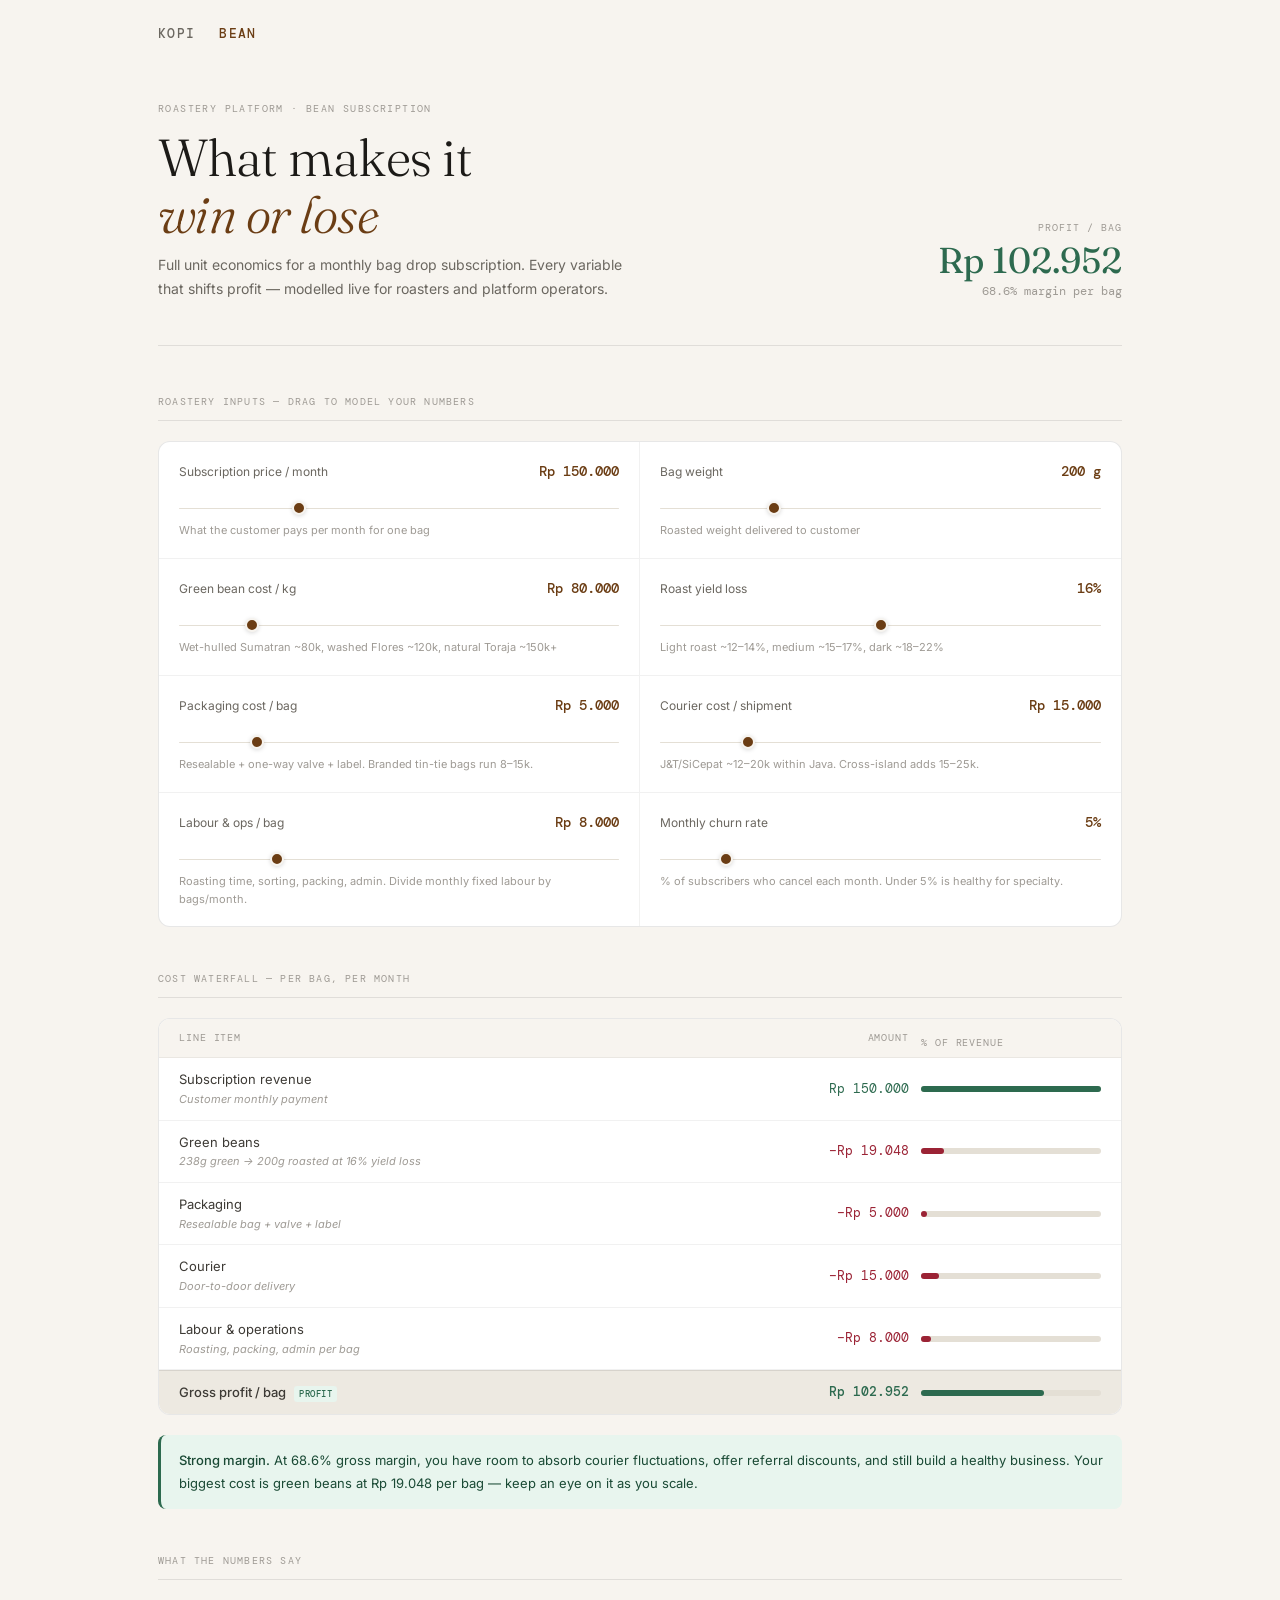
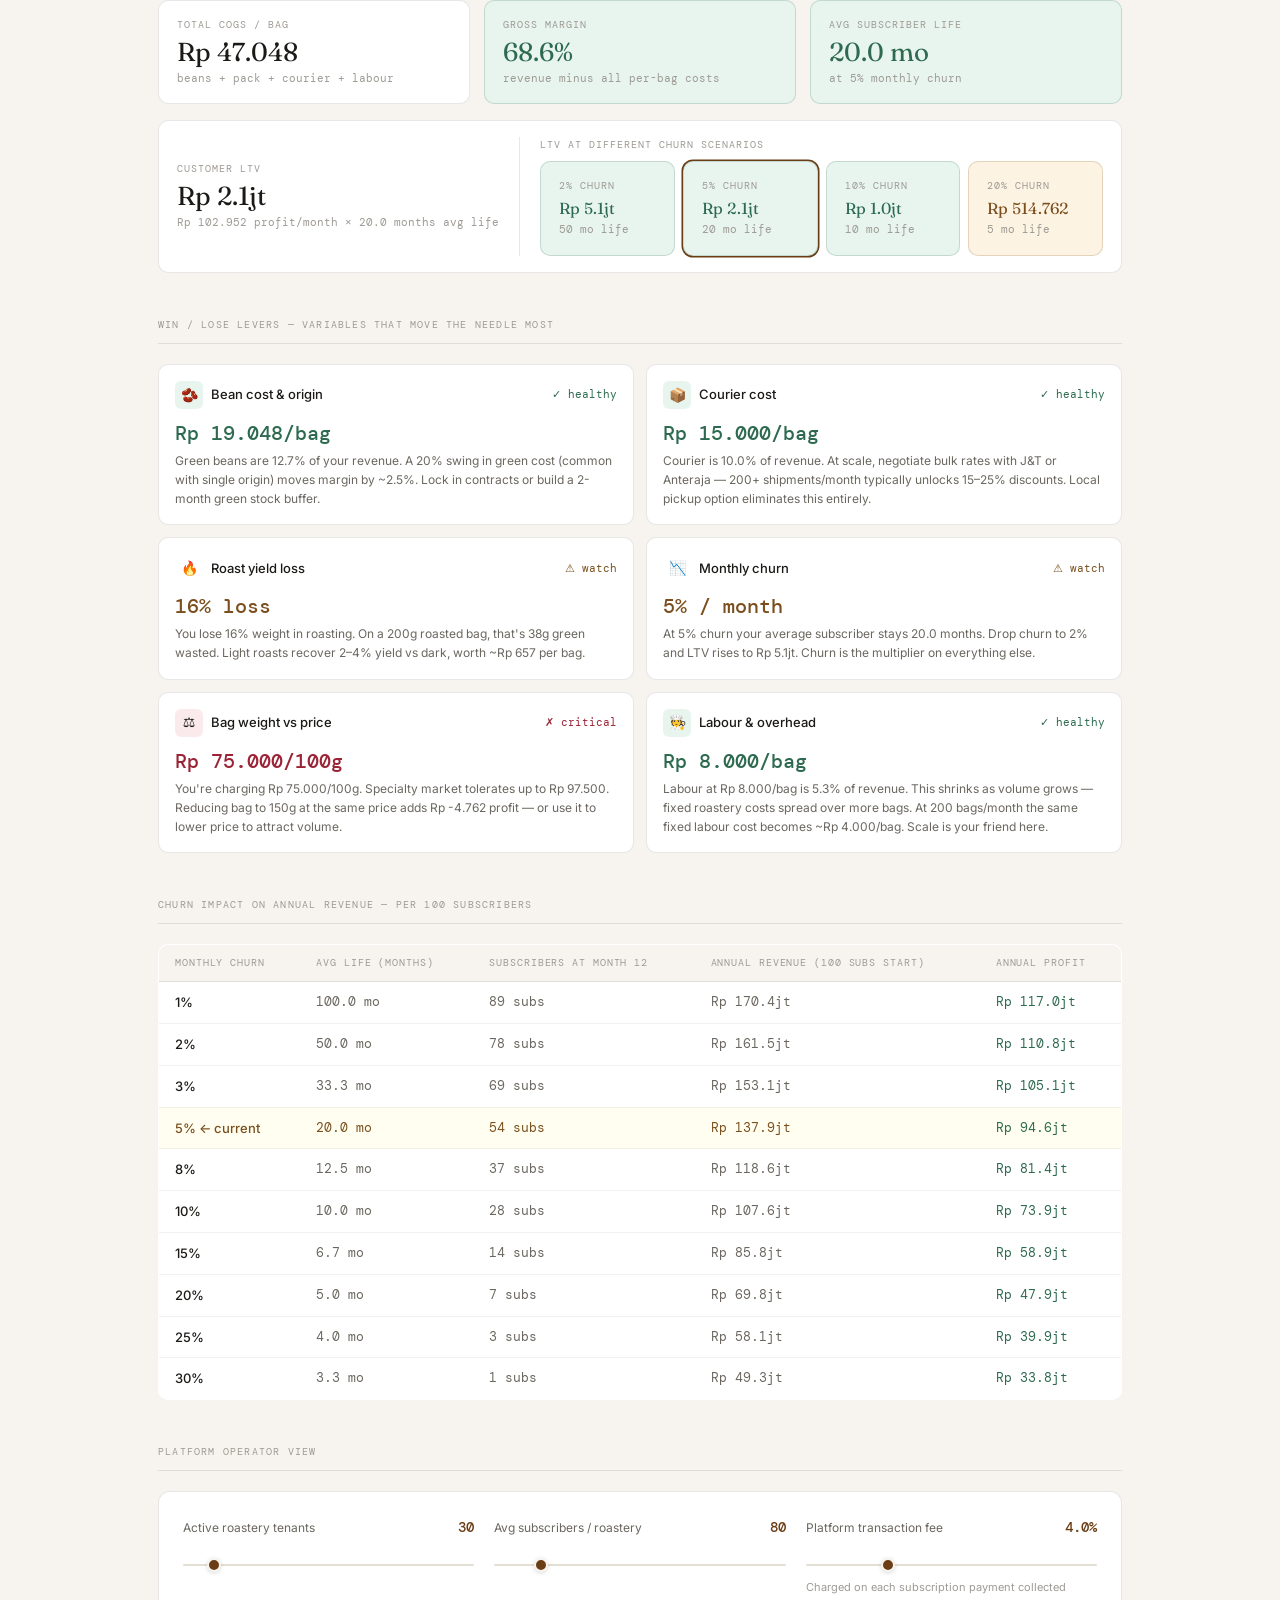
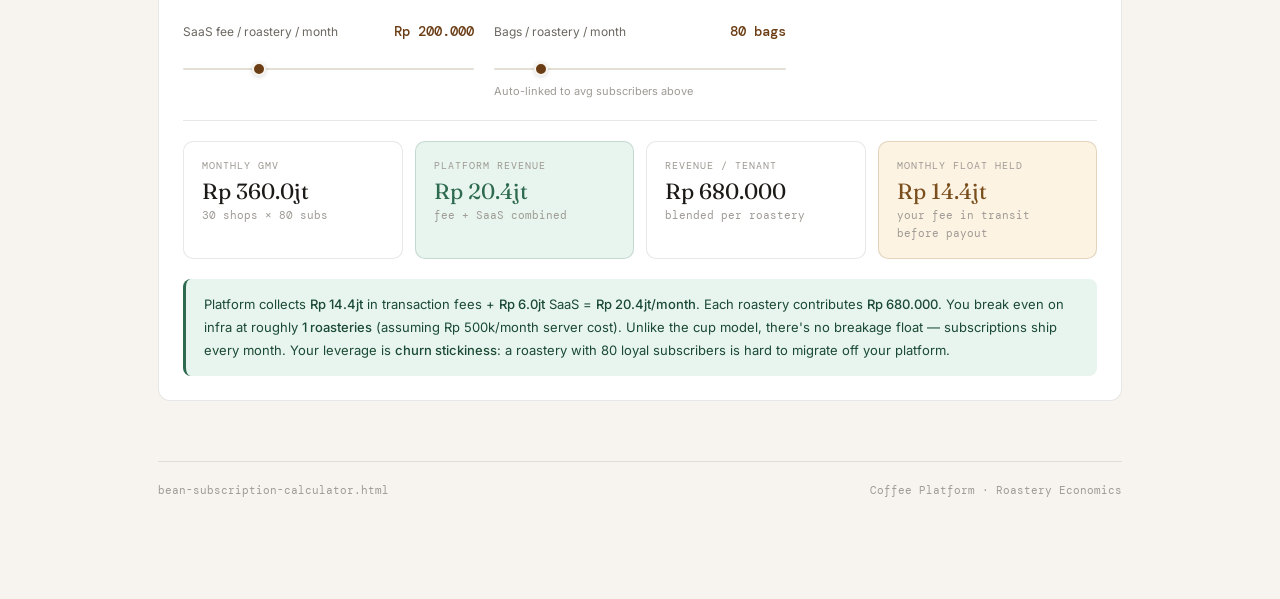
<file: bean.html>
<!DOCTYPE html>
<html lang="en">
<head>
<meta charset="UTF-8">
<meta name="viewport" content="width=device-width, initial-scale=1.0">
<title>Bean Subscription Economics — Roastery Platform</title>
<style>
@import url('https://fonts.googleapis.com/css2?family=Fraunces:opsz,wght@9..144,300;9..144,400;9..144,500&family=DM+Mono:wght@400;500&family=Inter:wght@300;400;500&display=swap');

*, *::before, *::after { box-sizing: border-box; margin: 0; padding: 0; }

:root {
  --bg:        #f7f4ef;
  --bg2:       #ede9e1;
  --bg3:       #e4dfd5;
  --ink:       #1c1a17;
  --ink2:      #3d3a35;
  --ink3:      #6b6760;
  --ink4:      #9e9a94;
  --rule:      rgba(28,26,23,0.1);
  --rule2:     rgba(28,26,23,0.06);
  --win:       #2d6a4f;
  --win-bg:    #e8f5ee;
  --lose:      #9b2335;
  --lose-bg:   #fbeaec;
  --warn:      #7a4f1d;
  --warn-bg:   #fdf3e3;
  --accent:    #6b3d14;
  --font-disp: 'Fraunces', Georgia, serif;
  --font-body: 'Inter', system-ui, sans-serif;
  --font-mono: 'DM Mono', monospace;
}

html { background: var(--bg); color: var(--ink); font-family: var(--font-body); font-size: 15px; line-height: 1.6; }
body { min-height: 100vh; }

.shell { max-width: 1020px; margin: 0 auto; padding: 0 28px 100px; }

/* ── NAV ── */
.main-nav {
  padding: 24px 0 0 0;
  display: flex;
  gap: 24px;
}
.main-nav a {
  color: var(--ink3);
  text-decoration: none;
  font-size: 13px;
  font-weight: 500;
  text-transform: uppercase;
  letter-spacing: 0.1em;
  font-family: var(--font-mono);
  transition: color 0.2s ease;
}
.main-nav a:hover, .main-nav a.active {
  color: var(--accent);
}

/* ── HEADER ── */
header {
  padding: 56px 0 44px;
  border-bottom: 1px solid var(--rule);
  margin-bottom: 48px;
  display: grid;
  grid-template-columns: 1fr auto;
  align-items: end;
  gap: 24px;
}
@media (max-width: 600px) { header { grid-template-columns: 1fr; } }

.eyebrow {
  font-family: var(--font-mono);
  font-size: 10px;
  letter-spacing: 0.14em;
  text-transform: uppercase;
  color: var(--ink4);
  margin-bottom: 12px;
}
h1 {
  font-family: var(--font-disp);
  font-size: clamp(32px, 5vw, 52px);
  font-weight: 300;
  line-height: 1.1;
  color: var(--ink);
  letter-spacing: -0.01em;
}
h1 em { font-style: italic; color: var(--accent); }
.tagline { font-size: 14px; color: var(--ink3); margin-top: 10px; max-width: 480px; line-height: 1.7; }

/* ── VERDICT BADGE ── live top-right ── */
.verdict-badge {
  text-align: right;
}
.vb-label { font-family: var(--font-mono); font-size: 10px; text-transform: uppercase; letter-spacing: 0.1em; color: var(--ink4); margin-bottom: 6px; }
.vb-val {
  font-family: var(--font-disp);
  font-size: 36px;
  font-weight: 400;
  line-height: 1;
}
.vb-sub { font-size: 12px; color: var(--ink4); margin-top: 4px; font-family: var(--font-mono); }
.vb-val.win  { color: var(--win); }
.vb-val.lose { color: var(--lose); }
.vb-val.warn { color: var(--warn); }

/* ── SECTION LABEL ── */
.sec-label {
  font-family: var(--font-mono);
  font-size: 10px;
  letter-spacing: 0.12em;
  text-transform: uppercase;
  color: var(--ink4);
  padding-bottom: 10px;
  border-bottom: 1px solid var(--rule);
  margin-bottom: 20px;
}

/* ── GRID LAYOUTS ── */
.cols-3 { display: grid; grid-template-columns: repeat(3, 1fr); gap: 14px; }
.cols-2 { display: grid; grid-template-columns: 1fr 1fr; gap: 20px; }
@media (max-width: 680px) {
  .cols-3 { grid-template-columns: 1fr 1fr; }
  .cols-2 { grid-template-columns: 1fr; }
}
@media (max-width: 420px) { .cols-3 { grid-template-columns: 1fr; } }

.section { margin-bottom: 44px; }

/* ── CONTROL PANEL ── */
.ctrl-grid { display: grid; grid-template-columns: repeat(2, 1fr); gap: 0; border: 1px solid var(--rule); border-radius: 12px; overflow: hidden; background: white; }
@media (max-width: 680px) { .ctrl-grid { grid-template-columns: 1fr; } }

.ctrl-cell {
  padding: 18px 20px;
  border-right: 1px solid var(--rule2);
  border-bottom: 1px solid var(--rule2);
}
.ctrl-cell:nth-child(2n) { border-right: none; }
.ctrl-cell:nth-last-child(-n+2) { border-bottom: none; }
@media (max-width: 680px) {
  .ctrl-cell { border-right: none; }
  .ctrl-cell:last-child { border-bottom: none; }
}

.ctrl-top { display: flex; justify-content: space-between; align-items: baseline; margin-bottom: 10px; }
.ctrl-name { font-size: 12px; color: var(--ink3); }
.ctrl-val { font-family: var(--font-mono); font-size: 14px; font-weight: 500; color: var(--accent); }

input[type=range] {
  -webkit-appearance: none;
  width: 100%;
  height: 1.5px;
  background: var(--bg3);
  border-radius: 1px;
  outline: none;
  cursor: pointer;
}
input[type=range]::-webkit-slider-thumb {
  -webkit-appearance: none;
  width: 14px; height: 14px;
  border-radius: 50%;
  background: var(--accent);
  border: 2px solid var(--bg);
  cursor: pointer;
  box-shadow: 0 1px 4px rgba(0,0,0,0.15);
}
input[type=range]::-moz-range-thumb {
  width: 14px; height: 14px;
  border-radius: 50%;
  background: var(--accent);
  border: 2px solid var(--bg);
  cursor: pointer;
}
.ctrl-hint { font-size: 11px; color: var(--ink4); margin-top: 6px; }

/* ── METRIC CARDS ── */
.mcard {
  background: white;
  border: 1px solid var(--rule);
  border-radius: 10px;
  padding: 16px 18px;
}
.mcard .mc-label { font-family: var(--font-mono); font-size: 10px; text-transform: uppercase; letter-spacing: 0.1em; color: var(--ink4); margin-bottom: 6px; }
.mcard .mc-val { font-family: var(--font-disp); font-size: 26px; font-weight: 400; color: var(--ink); line-height: 1; }
.mcard .mc-sub { font-size: 11px; color: var(--ink4); margin-top: 5px; font-family: var(--font-mono); }
.mcard.win  { background: var(--win-bg);  border-color: rgba(45,106,79,0.2); }
.mcard.lose { background: var(--lose-bg); border-color: rgba(155,35,53,0.2); }
.mcard.warn { background: var(--warn-bg); border-color: rgba(122,79,29,0.2); }
.mcard.win  .mc-val { color: var(--win);  }
.mcard.lose .mc-val { color: var(--lose); }
.mcard.warn .mc-val { color: var(--warn); }

/* ── WATERFALL ── */
.waterfall { background: white; border: 1px solid var(--rule); border-radius: 12px; overflow: hidden; }
.wf-row {
  display: grid;
  grid-template-columns: 1fr 110px 180px;
  align-items: center;
  padding: 11px 20px;
  border-bottom: 1px solid var(--rule2);
  font-size: 13px;
  gap: 12px;
}
@media (max-width: 500px) { .wf-row { grid-template-columns: 1fr 80px; } .wf-bar-cell { display: none; } }
.wf-row:last-child { border-bottom: none; }
.wf-row.total {
  background: var(--bg2);
  font-weight: 500;
  border-top: 1px solid var(--rule);
}
.wf-row.header { background: var(--bg); font-family: var(--font-mono); font-size: 10px; text-transform: uppercase; letter-spacing: 0.09em; color: var(--ink4); }
.wf-label { color: var(--ink2); }
.wf-label small { display: block; font-size: 11px; color: var(--ink4); margin-top: 1px; font-style: italic; }
.wf-amount { font-family: var(--font-mono); font-size: 13px; text-align: right; }
.wf-amount.pos { color: var(--win); }
.wf-amount.neg { color: var(--lose); }
.wf-amount.neutral { color: var(--ink3); }
.wf-bar-cell { position: relative; height: 6px; background: var(--bg3); border-radius: 3px; }
.wf-bar { height: 100%; border-radius: 3px; transition: width 0.3s ease; }
.wf-bar.pos { background: var(--win); }
.wf-bar.neg { background: var(--lose); }
.tag { display: inline-block; font-size: 9px; font-family: var(--font-mono); padding: 1px 5px; border-radius: 3px; vertical-align: middle; margin-left: 5px; text-transform: uppercase; letter-spacing: 0.06em; }
.tag-win  { background: var(--win-bg);  color: var(--win);  }
.tag-lose { background: var(--lose-bg); color: var(--lose); }
.tag-warn { background: var(--warn-bg); color: var(--warn); }

/* ── WIN/LOSE LEVERS ── */
.lever-grid { display: grid; grid-template-columns: 1fr 1fr; gap: 12px; }
@media (max-width: 580px) { .lever-grid { grid-template-columns: 1fr; } }
.lever {
  border: 1px solid var(--rule);
  border-radius: 10px;
  padding: 16px;
  background: white;
}
.lever .lv-head { display: flex; align-items: center; gap: 8px; margin-bottom: 8px; }
.lever .lv-icon { width: 28px; height: 28px; border-radius: 6px; display: flex; align-items: center; justify-content: center; font-size: 14px; flex-shrink: 0; }
.lever .lv-icon.win  { background: var(--win-bg); }
.lever .lv-icon.lose { background: var(--lose-bg); }
.lever .lv-name { font-size: 13px; font-weight: 500; color: var(--ink); }
.lever .lv-status { font-family: var(--font-mono); font-size: 11px; margin-left: auto; }
.lever .lv-status.win  { color: var(--win); }
.lever .lv-status.lose { color: var(--lose); }
.lever .lv-status.warn { color: var(--warn); }
.lever .lv-desc { font-size: 12px; color: var(--ink3); line-height: 1.6; }
.lever .lv-val { font-family: var(--font-mono); font-size: 20px; font-weight: 500; margin-bottom: 2px; }
.lever .lv-val.win  { color: var(--win); }
.lever .lv-val.lose { color: var(--lose); }
.lever .lv-val.warn { color: var(--warn); }

/* ── PLATFORM VIEW ── */
.plat-bar { background: white; border: 1px solid var(--rule); border-radius: 12px; padding: 24px; }
.plat-ctrl-row { display: grid; grid-template-columns: repeat(3,1fr); gap: 20px; margin-bottom: 24px; }
@media (max-width: 580px) { .plat-ctrl-row { grid-template-columns: 1fr; } }

.p-metrics { display: grid; grid-template-columns: repeat(4,1fr); gap: 12px; margin-bottom: 20px; }
@media (max-width: 680px) { .p-metrics { grid-template-columns: 1fr 1fr; } }

/* ── INSIGHT STRIP ── */
.insight {
  border-radius: 8px;
  padding: 14px 18px;
  font-size: 13px;
  line-height: 1.75;
  margin-top: 20px;
  border-left: 3px solid;
}
.insight.win  { background: var(--win-bg);  border-color: var(--win);  color: #1a4a35; }
.insight.lose { background: var(--lose-bg); border-color: var(--lose); color: #6e1a26; }
.insight.warn { background: var(--warn-bg); border-color: var(--warn); color: #5a3512; }
.insight strong { font-weight: 500; }

/* ── CHURN IMPACT ── */
.churn-table { width: 100%; border-collapse: collapse; font-size: 13px; background: white; border-radius: 10px; overflow: hidden; border: 1px solid var(--rule); }
.churn-table th { padding: 10px 16px; background: var(--bg); font-family: var(--font-mono); font-size: 10px; text-transform: uppercase; letter-spacing: 0.09em; color: var(--ink4); font-weight: 400; text-align: left; border-bottom: 1px solid var(--rule); }
.churn-table td { padding: 10px 16px; border-bottom: 1px solid var(--rule2); color: var(--ink3); }
.churn-table tr:last-child td { border-bottom: none; }
.churn-table td:first-child { color: var(--ink); font-weight: 500; }
.churn-table .mono { font-family: var(--font-mono); }
.churn-table .active-row { background: #fffef0; }
.churn-table .active-row td { color: var(--warn); }
.churn-table .active-row td:first-child { color: var(--warn); }

footer { margin-top: 60px; padding-top: 20px; border-top: 1px solid var(--rule); display: flex; justify-content: space-between; font-size: 11px; font-family: var(--font-mono); color: var(--ink4); flex-wrap: wrap; gap: 8px; }
</style>
</head>
<body>
<div class="shell">

<nav class="main-nav">
  <a href="kopi.html">Kopi</a>
  <a href="bean.html" class="active">Bean</a>
</nav>

<!-- HEADER -->
<header>
  <div>
    <div class="eyebrow">Roastery Platform · Bean Subscription</div>
    <h1>What makes it<br><em>win or lose</em></h1>
    <p class="tagline">Full unit economics for a monthly bag drop subscription. Every variable that shifts profit — modelled live for roasters and platform operators.</p>
  </div>
  <div class="verdict-badge">
    <div class="vb-label">Profit / bag</div>
    <div class="vb-val" id="verdictVal">—</div>
    <div class="vb-sub" id="verdictSub">—</div>
  </div>
</header>

<!-- SECTION 1: INPUTS -->
<div class="section">
  <div class="sec-label">Roastery inputs — drag to model your numbers</div>
  <div class="ctrl-grid">

    <div class="ctrl-cell">
      <div class="ctrl-top">
        <span class="ctrl-name">Subscription price / month</span>
        <span class="ctrl-val" id="subPriceOut">Rp 150.000</span>
      </div>
      <input type="range" id="subPrice" min="60000" max="400000" step="5000" value="150000">
      <div class="ctrl-hint">What the customer pays per month for one bag</div>
    </div>

    <div class="ctrl-cell">
      <div class="ctrl-top">
        <span class="ctrl-name">Bag weight</span>
        <span class="ctrl-val" id="bagWeightOut">200 g</span>
      </div>
      <input type="range" id="bagWeight" min="100" max="500" step="50" value="200">
      <div class="ctrl-hint">Roasted weight delivered to customer</div>
    </div>

    <div class="ctrl-cell">
      <div class="ctrl-top">
        <span class="ctrl-name">Green bean cost / kg</span>
        <span class="ctrl-val" id="greenCostOut">Rp 80.000</span>
      </div>
      <input type="range" id="greenCost" min="40000" max="300000" step="5000" value="80000">
      <div class="ctrl-hint">Wet-hulled Sumatran ~80k, washed Flores ~120k, natural Toraja ~150k+</div>
    </div>

    <div class="ctrl-cell">
      <div class="ctrl-top">
        <span class="ctrl-name">Roast yield loss</span>
        <span class="ctrl-val" id="yieldLossOut">16%</span>
      </div>
      <input type="range" id="yieldLoss" min="10" max="22" step="1" value="16">
      <div class="ctrl-hint">Light roast ~12–14%, medium ~15–17%, dark ~18–22%</div>
    </div>

    <div class="ctrl-cell">
      <div class="ctrl-top">
        <span class="ctrl-name">Packaging cost / bag</span>
        <span class="ctrl-val" id="packCostOut">Rp 5.000</span>
      </div>
      <input type="range" id="packCost" min="2000" max="20000" step="500" value="5000">
      <div class="ctrl-hint">Resealable + one-way valve + label. Branded tin-tie bags run 8–15k.</div>
    </div>

    <div class="ctrl-cell">
      <div class="ctrl-top">
        <span class="ctrl-name">Courier cost / shipment</span>
        <span class="ctrl-val" id="courierOut">Rp 15.000</span>
      </div>
      <input type="range" id="courier" min="8000" max="45000" step="1000" value="15000">
      <div class="ctrl-hint">J&T/SiCepat ~12–20k within Java. Cross-island adds 15–25k.</div>
    </div>

    <div class="ctrl-cell">
      <div class="ctrl-top">
        <span class="ctrl-name">Labour & ops / bag</span>
        <span class="ctrl-val" id="labourOut">Rp 8.000</span>
      </div>
      <input type="range" id="labour" min="2000" max="30000" step="1000" value="8000">
      <div class="ctrl-hint">Roasting time, sorting, packing, admin. Divide monthly fixed labour by bags/month.</div>
    </div>

    <div class="ctrl-cell">
      <div class="ctrl-top">
        <span class="ctrl-name">Monthly churn rate</span>
        <span class="ctrl-val" id="churnOut">5%</span>
      </div>
      <input type="range" id="churn" min="1" max="30" step="1" value="5">
      <div class="ctrl-hint">% of subscribers who cancel each month. Under 5% is healthy for specialty.</div>
    </div>

  </div>
</div>

<!-- SECTION 2: WATERFALL -->
<div class="section">
  <div class="sec-label">Cost waterfall — per bag, per month</div>
  <div class="waterfall">
    <div class="wf-row header">
      <div>Line item</div>
      <div style="text-align:right">Amount</div>
      <div class="wf-bar-cell" style="background:none;">% of revenue</div>
    </div>
    <div id="waterfallBody"></div>
  </div>
  <div class="insight" id="waterfallInsight"></div>
</div>

<!-- SECTION 3: KEY METRICS -->
<div class="section">
  <div class="sec-label">What the numbers say</div>
  <div class="cols-3" id="metricsRow" style="margin-bottom: 16px;"></div>
  <div class="cols-2">
    <div class="mcard" id="mLTV" style="display:flex;gap:20px;align-items:center;grid-column:1/-1">
      <div>
        <div class="mc-label">Customer LTV</div>
        <div class="mc-val" id="ltvVal">—</div>
        <div class="mc-sub" id="ltvSub">—</div>
      </div>
      <div style="flex:1;border-left:1px solid var(--rule);padding-left:20px;">
        <div class="mc-label" style="margin-bottom:8px;">LTV at different churn scenarios</div>
        <div id="ltvScenarios" style="display:grid;grid-template-columns:repeat(4,1fr);gap:8px;"></div>
      </div>
    </div>
  </div>
</div>

<!-- SECTION 4: WIN / LOSE LEVERS -->
<div class="section">
  <div class="sec-label">Win / lose levers — variables that move the needle most</div>
  <div class="lever-grid" id="leverGrid"></div>
</div>

<!-- SECTION 5: CHURN IMPACT TABLE -->
<div class="section">
  <div class="sec-label">Churn impact on annual revenue — per 100 subscribers</div>
  <table class="churn-table" id="churnTable"></table>
</div>

<!-- SECTION 6: PLATFORM VIEW -->
<div class="section">
  <div class="sec-label">Platform operator view</div>
  <div class="plat-bar">
    <div class="plat-ctrl-row">
      <div class="ctrl-cell" style="border:none;padding:0;">
        <div class="ctrl-top"><span class="ctrl-name">Active roastery tenants</span><span class="ctrl-val" id="pTenantsOut">30</span></div>
        <input type="range" id="pTenants" min="5" max="300" step="5" value="30">
      </div>
      <div class="ctrl-cell" style="border:none;padding:0;">
        <div class="ctrl-top"><span class="ctrl-name">Avg subscribers / roastery</span><span class="ctrl-val" id="pSubsOut">80</span></div>
        <input type="range" id="pSubs" min="10" max="500" step="10" value="80">
      </div>
      <div class="ctrl-cell" style="border:none;padding:0;">
        <div class="ctrl-top"><span class="ctrl-name">Platform transaction fee</span><span class="ctrl-val" id="pFeeOut">4%</span></div>
        <input type="range" id="pFee" min="1" max="12" step="0.5" value="4">
        <div class="ctrl-hint">Charged on each subscription payment collected</div>
      </div>
    </div>
    <div class="plat-ctrl-row" style="margin-bottom:0;">
      <div class="ctrl-cell" style="border:none;padding:0;">
        <div class="ctrl-top"><span class="ctrl-name">SaaS fee / roastery / month</span><span class="ctrl-val" id="pSaasOut">Rp 199.000</span></div>
        <input type="range" id="pSaas" min="0" max="800000" step="25000" value="199000">
      </div>
      <div class="ctrl-cell" style="border:none;padding:0;">
        <div class="ctrl-top"><span class="ctrl-name">Bags / roastery / month</span><span class="ctrl-val" id="pBagsOut">80 bags</span></div>
        <input type="range" id="pBags" min="10" max="500" step="10" value="80">
        <div class="ctrl-hint">Auto-linked to avg subscribers above</div>
      </div>
      <div></div>
    </div>
    <div style="height:1px;background:var(--rule);margin:20px 0;"></div>
    <div class="p-metrics" id="platMetrics"></div>
    <div class="insight" id="platInsight"></div>
  </div>
</div>

<footer>
  <span>bean-subscription-calculator.html</span>
  <span>Coffee Platform · Roastery Economics</span>
</footer>
</div>

<script>
const rp = (n) => {
  if (Math.abs(n) >= 1e9) return 'Rp ' + (n/1e9).toFixed(1) + 'M';
  if (Math.abs(n) >= 1e6) return 'Rp ' + (n/1e6).toFixed(1) + 'jt';
  return 'Rp ' + Math.round(n).toLocaleString('id-ID');
};
const pct = (n, dec=1) => (n*100).toFixed(dec) + '%';
const bar = (ratio, cls) => {
  const w = Math.min(100, Math.max(0, ratio*100)).toFixed(1);
  return `<div class="wf-bar-cell"><div class="wf-bar ${cls}" style="width:${w}%"></div></div>`;
};

function calc() {
  const subPrice  = +document.getElementById('subPrice').value;
  const bagWeight = +document.getElementById('bagWeight').value;
  const greenCost = +document.getElementById('greenCost').value;
  const yieldLoss = +document.getElementById('yieldLoss').value / 100;
  const packCost  = +document.getElementById('packCost').value;
  const courier   = +document.getElementById('courier').value;
  const labour    = +document.getElementById('labour').value;
  const churn     = +document.getElementById('churn').value / 100;

  // output labels
  document.getElementById('subPriceOut').textContent  = rp(subPrice);
  document.getElementById('bagWeightOut').textContent = bagWeight + ' g';
  document.getElementById('greenCostOut').textContent = rp(greenCost);
  document.getElementById('yieldLossOut').textContent = (yieldLoss*100).toFixed(0) + '%';
  document.getElementById('packCostOut').textContent  = rp(packCost);
  document.getElementById('courierOut').textContent   = rp(courier);
  document.getElementById('labourOut').textContent    = rp(labour);
  document.getElementById('churnOut').textContent     = (churn*100).toFixed(0) + '%';

  // ── COST WATERFALL ──
  // green bean cost: need bagWeight g roasted → buy bagWeight / (1 - yieldLoss) g green
  const greenNeeded_g = bagWeight / (1 - yieldLoss);
  const greenCostPerBag = (greenNeeded_g / 1000) * greenCost;
  const totalCOGS = greenCostPerBag + packCost + courier + labour;
  const grossProfit = subPrice - totalCOGS;
  const margin = grossProfit / subPrice;

  // waterfall rows: [label, sublabel, amount, isRevenue]
  const rows = [
    { label: 'Subscription revenue',      sub: 'Customer monthly payment',        amt: subPrice,       cls: 'pos', type: 'rev' },
    { label: 'Green beans',               sub: `${greenNeeded_g.toFixed(0)}g green → ${bagWeight}g roasted at ${(yieldLoss*100).toFixed(0)}% yield loss`, amt: -greenCostPerBag, cls: 'neg', type: 'cost' },
    { label: 'Packaging',                 sub: 'Resealable bag + valve + label',   amt: -packCost,      cls: 'neg', type: 'cost' },
    { label: 'Courier',                   sub: 'Door-to-door delivery',            amt: -courier,       cls: 'neg', type: 'cost' },
    { label: 'Labour & operations',       sub: 'Roasting, packing, admin per bag', amt: -labour,        cls: 'neg', type: 'cost' },
  ];

  let wfHTML = '';
  rows.forEach(r => {
    const ratio = Math.abs(r.amt) / subPrice;
    wfHTML += `<div class="wf-row">
      <div class="wf-label">${r.label}<small>${r.sub}</small></div>
      <div class="wf-amount ${r.cls}">${r.amt > 0 ? '' : '−'}${rp(Math.abs(r.amt))}</div>
      ${bar(ratio, r.amt > 0 ? 'pos' : 'neg')}
    </div>`;
  });

  // total row
  const totalClass = grossProfit > 0 ? 'pos' : 'neg';
  const tag = grossProfit > 0
    ? `<span class="tag tag-win">profit</span>`
    : `<span class="tag tag-lose">loss</span>`;
  wfHTML += `<div class="wf-row total">
    <div class="wf-label">Gross profit / bag ${tag}</div>
    <div class="wf-amount ${totalClass}">${grossProfit >= 0 ? '' : '−'}${rp(Math.abs(grossProfit))}</div>
    ${bar(Math.abs(margin), grossProfit >= 0 ? 'pos' : 'neg')}
  </div>`;
  document.getElementById('waterfallBody').innerHTML = wfHTML;

  // waterfall insight
  const biggestCost = [
    { name: 'green beans', val: greenCostPerBag },
    { name: 'courier',     val: courier },
    { name: 'labour',      val: labour },
    { name: 'packaging',   val: packCost },
  ].sort((a,b) => b.val - a.val)[0];

  let wfIns, wfCls;
  if (margin > 0.35) {
    wfCls = 'win'; wfIns = `<strong>Strong margin.</strong> At ${pct(margin)} gross margin, you have room to absorb courier fluctuations, offer referral discounts, and still build a healthy business. Your biggest cost is ${biggestCost.name} at ${rp(biggestCost.val)} per bag — keep an eye on it as you scale.`;
  } else if (margin > 0.15) {
    wfCls = 'warn'; wfIns = `<strong>Thin but workable.</strong> ${pct(margin)} gross margin means you're making ${rp(grossProfit)} per bag. Manageable at scale, but one bad courier month or a green bean price spike will hurt. ${biggestCost.name} is your biggest lever — reduce it or raise your price.`;
  } else if (margin > 0) {
    wfCls = 'warn'; wfIns = `<strong>Too thin.</strong> ${pct(margin)} gross margin leaves almost no buffer. At this level, subscriber acquisition costs will put you underwater immediately. You need to either raise price, reduce courier cost (negotiate bulk rates or pickup points), or use a lighter roast profile to reduce yield loss.`;
  } else {
    wfCls = 'lose'; wfIns = `<strong>Losing money per bag.</strong> Every subscription you sell makes you poorer. The core problem: costs (${rp(totalCOGS)}) exceed your price (${rp(subPrice)}). Raise price, cut ${biggestCost.name}, or reduce bag weight before launching.`;
  }
  document.getElementById('waterfallInsight').className = `insight ${wfCls}`;
  document.getElementById('waterfallInsight').innerHTML = wfIns;

  // ── VERDICT ──
  const verdictEl = document.getElementById('verdictVal');
  verdictEl.textContent = rp(grossProfit);
  verdictEl.className = 'vb-val ' + (grossProfit > 0 ? (margin > 0.25 ? 'win' : 'warn') : 'lose');
  document.getElementById('verdictSub').textContent = pct(margin) + ' margin per bag';

  // ── METRICS ROW ──
  const avgLifeMonths = 1 / churn;
  const ltv = grossProfit * avgLifeMonths;
  const cogsTotal = totalCOGS;

  const metrics = [
    { label: 'Total COGS / bag', val: rp(cogsTotal), sub: 'beans + pack + courier + labour', cls: grossProfit > 0 ? '' : 'lose' },
    { label: 'Gross margin', val: pct(margin), sub: 'revenue minus all per-bag costs', cls: margin > 0.3 ? 'win' : margin > 0.1 ? 'warn' : 'lose' },
    { label: 'Avg subscriber life', val: avgLifeMonths.toFixed(1) + ' mo', sub: `at ${(churn*100).toFixed(0)}% monthly churn`, cls: avgLifeMonths > 12 ? 'win' : avgLifeMonths > 6 ? 'warn' : 'lose' },
  ];
  document.getElementById('metricsRow').innerHTML = metrics.map(m =>
    `<div class="mcard ${m.cls}"><div class="mc-label">${m.label}</div><div class="mc-val">${m.val}</div><div class="mc-sub">${m.sub}</div></div>`
  ).join('');

  // ── LTV ──
  document.getElementById('ltvVal').textContent = rp(ltv);
  document.getElementById('ltvVal').className = 'mc-val ' + (ltv > 0 ? (ltv > subPrice * 6 ? 'win' : 'warn') : 'lose');
  document.getElementById('ltvSub').textContent = `${rp(grossProfit)} profit/month × ${avgLifeMonths.toFixed(1)} months avg life`;

  const churnScenarios = [2, 5, 10, 20];
  document.getElementById('ltvScenarios').innerHTML = churnScenarios.map(c => {
    const life = 1 / (c/100);
    const v = grossProfit * life;
    const cls = v > 0 ? (v > subPrice*6 ? 'win' : 'warn') : 'lose';
    const active = Math.round(churn*100) === c ? ' style="box-shadow:0 0 0 1.5px var(--accent)"' : '';
    return `<div class="mcard ${cls}"${active}>
      <div class="mc-label">${c}% churn</div>
      <div class="mc-val" style="font-size:16px">${rp(v)}</div>
      <div class="mc-sub">${life.toFixed(0)} mo life</div>
    </div>`;
  }).join('');

  // ── WIN/LOSE LEVERS ──
  const greenPct = greenCostPerBag / subPrice;
  const courierPct = courier / subPrice;
  const labourPct = labour / subPrice;
  const packPct = packCost / subPrice;

  // Sensitivity: what's the impact of +10% change in each variable?
  const delta = grossProfit > 0;

  const levers = [
    {
      name: 'Bean cost & origin',
      icon: '🫘',
      desc: `Green beans are ${pct(greenPct)} of your revenue. A 20% swing in green cost (common with single origin) moves margin by ~${pct(greenCostPerBag * 0.2 / subPrice)}. Lock in contracts or build a 2-month green stock buffer.`,
      val: rp(greenCostPerBag) + '/bag',
      status: greenPct < 0.25 ? 'good' : greenPct < 0.4 ? 'watch' : 'critical',
    },
    {
      name: 'Courier cost',
      icon: '📦',
      desc: `Courier is ${pct(courierPct)} of revenue. At scale, negotiate bulk rates with J&T or Anteraja — 200+ shipments/month typically unlocks 15–25% discounts. Local pickup option eliminates this entirely.`,
      val: rp(courier) + '/bag',
      status: courierPct < 0.12 ? 'good' : courierPct < 0.2 ? 'watch' : 'critical',
    },
    {
      name: 'Roast yield loss',
      icon: '🔥',
      desc: `You lose ${(yieldLoss*100).toFixed(0)}% weight in roasting. On a ${bagWeight}g roasted bag, that's ${(bagWeight/(1-yieldLoss)-bagWeight).toFixed(0)}g green wasted. Light roasts recover 2–4% yield vs dark, worth ~${rp((bagWeight/(1-yieldLoss) - bagWeight/Math.max(0.78,1-(yieldLoss-0.03))) / 1000 * greenCost)} per bag.`,
      val: (yieldLoss*100).toFixed(0) + '% loss',
      status: yieldLoss < 0.15 ? 'good' : yieldLoss < 0.18 ? 'watch' : 'critical',
    },
    {
      name: 'Monthly churn',
      icon: '📉',
      desc: `At ${(churn*100).toFixed(0)}% churn your average subscriber stays ${avgLifeMonths.toFixed(1)} months. Drop churn to ${Math.max(1, Math.round(churn*100)-3)}% and LTV rises to ${rp(grossProfit / Math.max(0.01, churn - 0.03))}. Churn is the multiplier on everything else.`,
      val: (churn*100).toFixed(0) + '% / month',
      status: churn < 0.04 ? 'good' : churn < 0.08 ? 'watch' : 'critical',
    },
    {
      name: 'Bag weight vs price',
      icon: '⚖️',
      desc: `You're charging ${rp(subPrice/bagWeight*100)}/100g. Specialty market tolerates up to ${rp(Math.round(subPrice/bagWeight*100 * 1.3))}. Reducing bag to ${Math.max(100, bagWeight-50)}g at the same price adds ${rp(grossProfit - (subPrice - ((bagWeight-50)/(1-yieldLoss)/1000*greenCost + packCost + courier + labour)))} profit — or use it to lower price to attract volume.`,
      val: rp(subPrice/bagWeight*100) + '/100g',
      status: (subPrice / bagWeight) > 1200 ? 'good' : (subPrice / bagWeight) > 800 ? 'watch' : 'critical',
    },
    {
      name: 'Labour & overhead',
      icon: '🧑‍🍳',
      desc: `Labour at ${rp(labour)}/bag is ${pct(labourPct)} of revenue. This shrinks as volume grows — fixed roastery costs spread over more bags. At 200 bags/month the same fixed labour cost becomes ~${rp(labour * 0.5)}/bag. Scale is your friend here.`,
      val: rp(labour) + '/bag',
      status: labourPct < 0.1 ? 'good' : labourPct < 0.18 ? 'watch' : 'critical',
    },
  ];

  const statusLabel = { good: '✓ healthy', watch: '⚠ watch', critical: '✗ critical' };
  const statusCls   = { good: 'win', watch: 'warn', critical: 'lose' };

  document.getElementById('leverGrid').innerHTML = levers.map(l => `
    <div class="lever">
      <div class="lv-head">
        <div class="lv-icon ${statusCls[l.status]}">${l.icon}</div>
        <span class="lv-name">${l.name}</span>
        <span class="lv-status ${statusCls[l.status]}">${statusLabel[l.status]}</span>
      </div>
      <div class="lv-val ${statusCls[l.status]}">${l.val}</div>
      <div class="lv-desc">${l.desc}</div>
    </div>
  `).join('');

  // ── CHURN TABLE ──
  const churnRates = [1, 2, 3, 5, 8, 10, 15, 20, 25, 30];
  const currentChurnPct = Math.round(churn * 100);
  let churnHTML = `<thead><tr>
    <th>Monthly churn</th>
    <th>Avg life (months)</th>
    <th>Subscribers at month 12</th>
    <th>Annual revenue (100 subs start)</th>
    <th>Annual profit</th>
  </tr></thead><tbody>`;

  churnRates.forEach(c => {
    const life = 1 / (c/100);
    let subs = 100, totalRev = 0;
    for (let m = 0; m < 12; m++) {
      totalRev += subs * subPrice;
      subs = subs * (1 - c/100);
    }
    const totalProfit = totalRev * margin;
    const active = c === currentChurnPct;
    const rowCls = active ? ' class="active-row"' : '';
    churnHTML += `<tr${rowCls}>
      <td>${c}% ${active ? '← current' : ''}</td>
      <td class="mono">${life.toFixed(1)} mo</td>
      <td class="mono">${Math.round(subs)} subs</td>
      <td class="mono">${rp(totalRev)}</td>
      <td class="mono" style="color:${totalProfit > 0 ? 'var(--win)' : 'var(--lose)'}">${rp(totalProfit)}</td>
    </tr>`;
  });
  churnHTML += '</tbody>';
  document.getElementById('churnTable').innerHTML = churnHTML;

  // ── PLATFORM VIEW ──
  updatePlatform(subPrice, grossProfit, margin);
}

function updatePlatform(subPrice, grossProfit, margin) {
  const tenants = +document.getElementById('pTenants').value;
  const subs    = +document.getElementById('pSubs').value;
  const fee     = +document.getElementById('pFee').value / 100;
  const saas    = +document.getElementById('pSaas').value;

  document.getElementById('pTenantsOut').textContent = tenants;
  document.getElementById('pSubsOut').textContent    = subs;
  document.getElementById('pFeeOut').textContent     = (+document.getElementById('pFee').value).toFixed(1) + '%';
  document.getElementById('pSaasOut').textContent    = rp(saas);
  document.getElementById('pBagsOut').textContent    = subs + ' bags';

  const gmv = tenants * subs * subPrice;
  const txFeeRev = gmv * fee;
  const saasRev = tenants * saas;
  const totalPlatRev = txFeeRev + saasRev;
  const perTenant = totalPlatRev / tenants;
  // platform holds 1 month's GMV as float before payout
  const float = gmv; // collected monthly upfront

  document.getElementById('platMetrics').innerHTML = `
    <div class="mcard"><div class="mc-label">Monthly GMV</div><div class="mc-val" style="font-size:22px">${rp(gmv)}</div><div class="mc-sub">${tenants} shops × ${subs} subs</div></div>
    <div class="mcard win"><div class="mc-label">Platform revenue</div><div class="mc-val" style="font-size:22px">${rp(totalPlatRev)}</div><div class="mc-sub">fee + SaaS combined</div></div>
    <div class="mcard"><div class="mc-label">Revenue / tenant</div><div class="mc-val" style="font-size:22px">${rp(perTenant)}</div><div class="mc-sub">blended per roastery</div></div>
    <div class="mcard warn"><div class="mc-label">Monthly float held</div><div class="mc-val" style="font-size:22px">${rp(float * fee)}</div><div class="mc-sub">your fee in transit before payout</div></div>
  `;

  const breakeven = Math.ceil((saas * tenants) / (subPrice * fee));
  document.getElementById('platInsight').className = `insight ${totalPlatRev > 500000 ? 'win' : 'warn'}`;
  document.getElementById('platInsight').innerHTML = `
    Platform collects <strong>${rp(txFeeRev)}</strong> in transaction fees + <strong>${rp(saasRev)}</strong> SaaS = <strong>${rp(totalPlatRev)}/month</strong>. 
    Each roastery contributes <strong>${rp(perTenant)}</strong>. 
    You break even on infra at roughly <strong>${Math.ceil(500000 / perTenant)} roasteries</strong> (assuming Rp 500k/month server cost). 
    Unlike the cup model, there's no breakage float — subscriptions ship every month. 
    Your leverage is <strong>churn stickiness</strong>: a roastery with 80 loyal subscribers is hard to migrate off your platform.
  `;
}

// wire all controls
['subPrice','bagWeight','greenCost','yieldLoss','packCost','courier','labour','churn'].forEach(id => {
  document.getElementById(id).addEventListener('input', calc);
});
['pTenants','pSubs','pFee','pSaas'].forEach(id => {
  document.getElementById(id).addEventListener('input', () => {
    const subPrice = +document.getElementById('subPrice').value;
    const greenCost = +document.getElementById('greenCost').value;
    const yieldLoss = +document.getElementById('yieldLoss').value / 100;
    const bagWeight = +document.getElementById('bagWeight').value;
    const packCost = +document.getElementById('packCost').value;
    const courier = +document.getElementById('courier').value;
    const labour = +document.getElementById('labour').value;
    const greenNeeded_g = bagWeight / (1 - yieldLoss);
    const greenCostPerBag = (greenNeeded_g / 1000) * greenCost;
    const totalCOGS = greenCostPerBag + packCost + courier + labour;
    const grossProfit = subPrice - totalCOGS;
    const margin = grossProfit / subPrice;
    updatePlatform(subPrice, grossProfit, margin);
  });
});

calc();
</script>
</body>
</html>
</file>
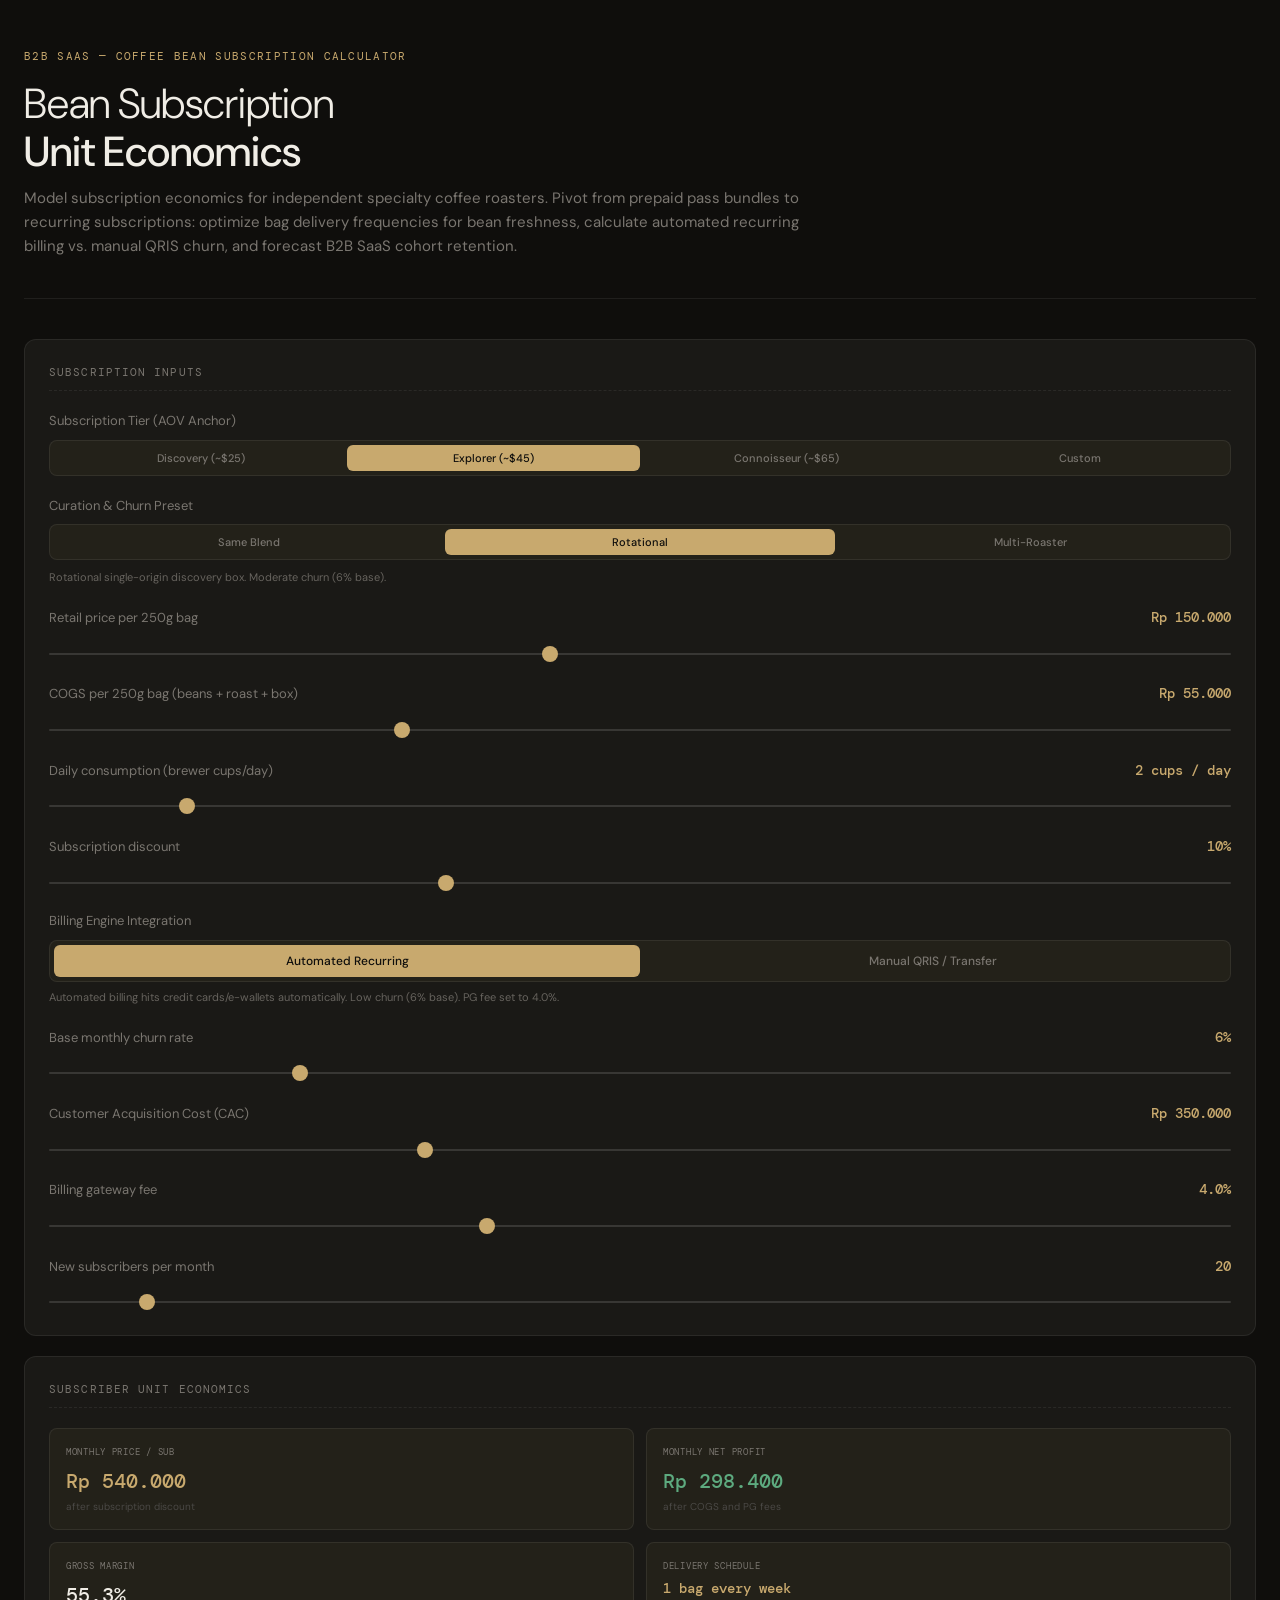
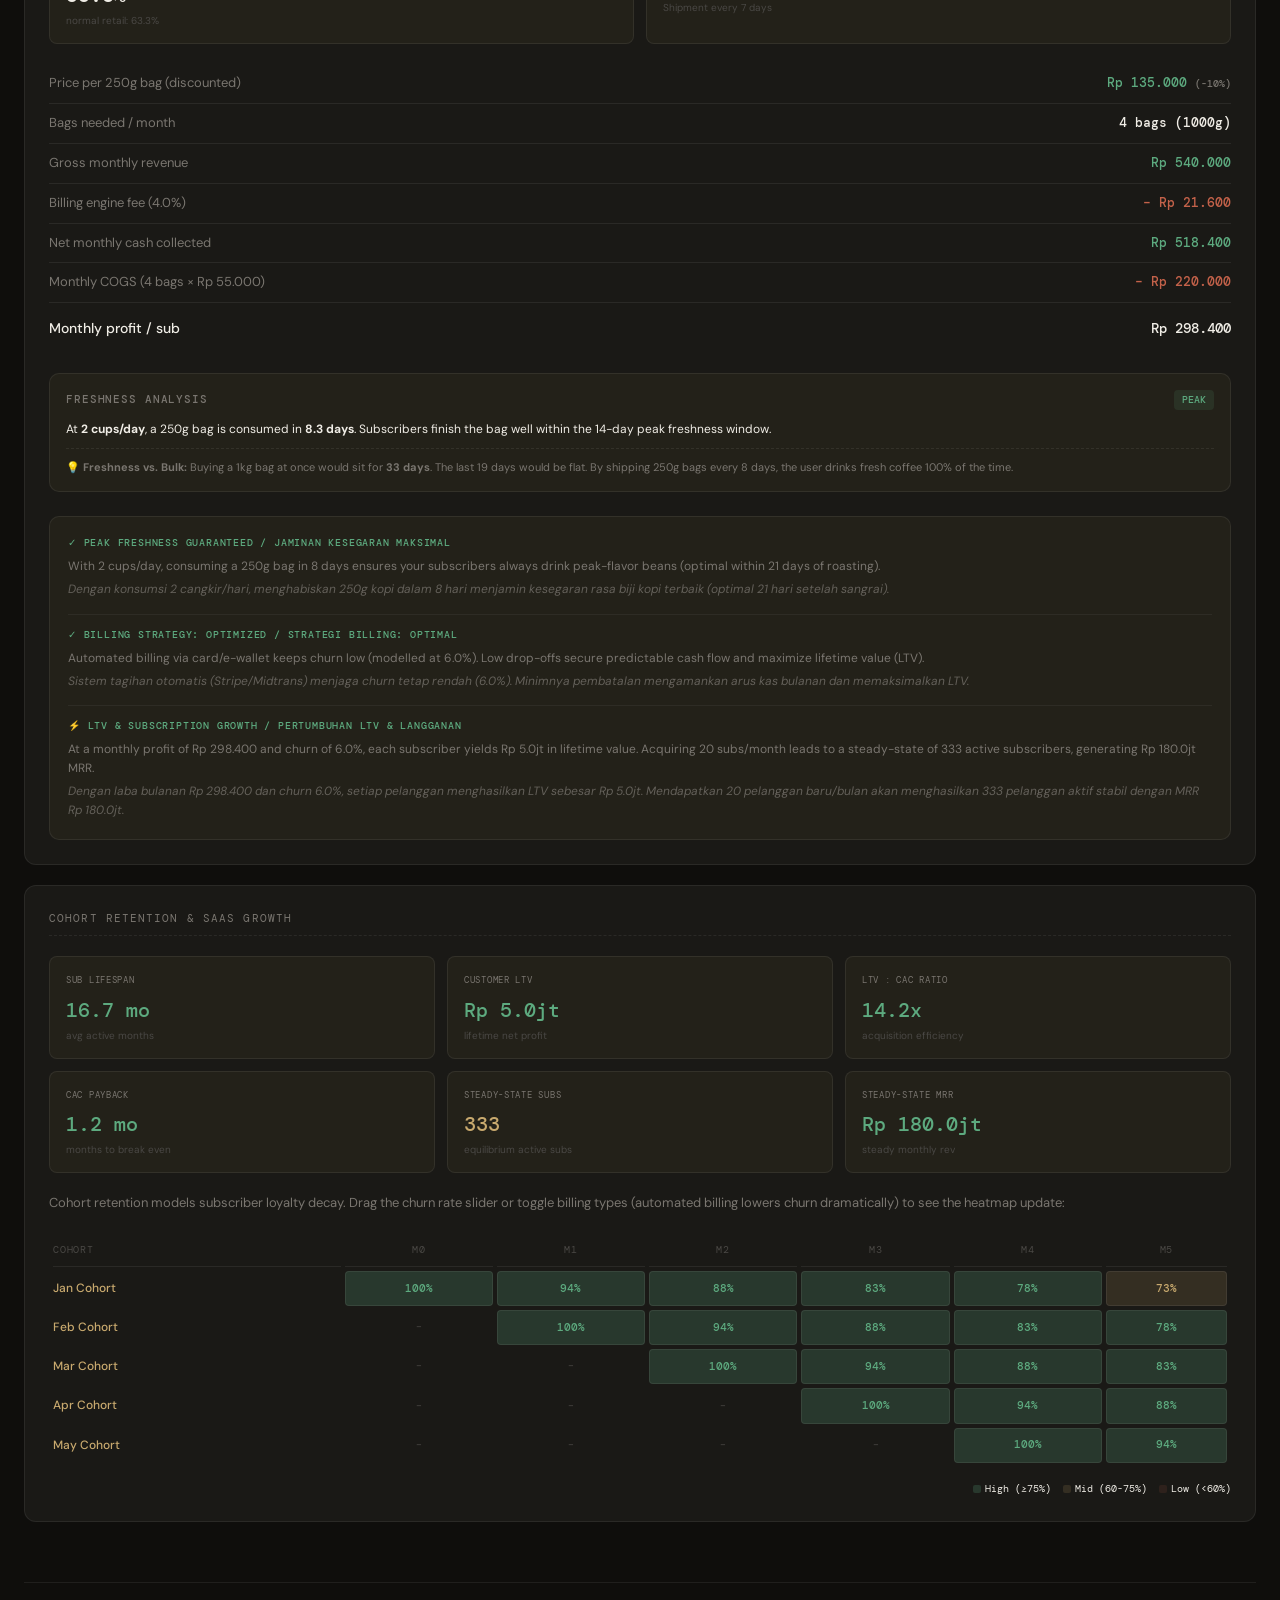
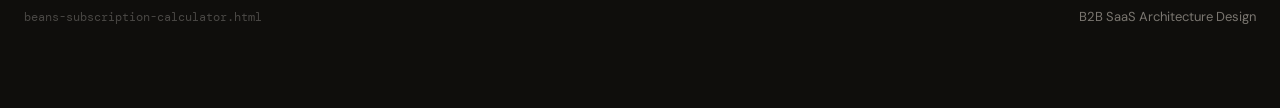
<file: beans.html>
<!DOCTYPE html>
<html lang="en">

<head>
    <meta charset="UTF-8">
    <meta name="viewport" content="width=device-width, initial-scale=1.0">
    <title>Coffee Bean Subscription Economics Calculator</title>
    <style>
        @import url('https://fonts.googleapis.com/css2?family=DM+Mono:wght@400;500&family=DM+Sans:wght@300;400;500;700&display=swap');

        *,
        *::before,
        *::after {
            box-sizing: border-box;
            margin: 0;
            padding: 0;
        }

        :root {
            --bg: #0f0e0c;
            --surface: #1a1916;
            --surface2: #232119;
            --border: rgba(255, 255, 255, 0.07);
            --border-strong: rgba(255, 255, 255, 0.13);
            --text: #f0ede6;
            --muted: #7a7670;
            --hint: #4a4845;
            --accent: #c8a96e;
            --accent-dim: rgba(200, 169, 110, 0.12);
            --accent-dim2: rgba(200, 169, 110, 0.06);
            --green: #5daa7f;
            --green-dim: rgba(93, 170, 127, 0.12);
            --red: #c4624a;
            --red-dim: rgba(196, 98, 74, 0.1);
            --amber: #d4943a;
            --font-main: 'DM Sans', system-ui, sans-serif;
            --font-mono: 'DM Mono', monospace;
        }

        html {
            background: var(--bg);
            color: var(--text);
            font-family: var(--font-main);
            font-size: 16px;
            line-height: 1.6;
            scroll-behavior: smooth;
        }

        body {
            min-height: 100vh;
        }

        /* ── layout ── */
        .shell {
            max-width: 1400px;
            margin: 0 auto;
            padding: 0 24px 80px;
        }

        /* ── header ── */
        header {
            padding: 48px 0 40px;
            border-bottom: 1px solid var(--border);
            margin-bottom: 40px;
        }

        .eyebrow {
            font-family: var(--font-mono);
            font-size: 11px;
            letter-spacing: 0.12em;
            color: var(--accent);
            text-transform: uppercase;
            margin-bottom: 14px;
        }

        h1 {
            font-size: clamp(28px, 4vw, 42px);
            font-weight: 300;
            line-height: 1.15;
            color: var(--text);
        }

        h1 strong {
            font-weight: 500;
        }

        .tagline {
            margin-top: 10px;
            font-size: 15px;
            color: var(--muted);
            max-width: 800px;
        }

        /* ── grid layout ── */
        .cols {
            display: grid;
            grid-template-columns: 1fr 1fr 1fr;
            gap: 20px;
        }

        @media (max-width: 1400px) {
            .cols {
                grid-template-columns: 1fr;
            }
        }

        /* ── panel ── */
        .panel {
            background: var(--surface);
            border: 1px solid var(--border);
            border-radius: 12px;
            padding: 24px;
            transition: border-color 0.3s ease, transform 0.3s ease;
        }

        .panel:hover {
            border-color: rgba(200, 169, 110, 0.2);
        }

        .panel-title {
            font-family: var(--font-mono);
            font-size: 11px;
            letter-spacing: 0.1em;
            color: var(--muted);
            text-transform: uppercase;
            margin-bottom: 20px;
            border-bottom: 1px dashed var(--border);
            padding-bottom: 8px;
        }

        /* ── segmented selectors ── */
        .tier-selector-container, .curation-selector-container {
            display: flex;
            background: var(--surface2);
            border: 1px solid var(--border);
            border-radius: 8px;
            padding: 4px;
            margin-bottom: 10px;
        }

        .selector-btn {
            flex: 1;
            background: transparent;
            border: none;
            outline: none;
            color: var(--muted);
            font-family: var(--font-main);
            font-size: 11px;
            font-weight: 500;
            padding: 6px 4px;
            border-radius: 6px;
            cursor: pointer;
            transition: all 0.2s ease;
            text-align: center;
        }

        .selector-btn:hover {
            color: var(--text);
        }

        .selector-btn.active {
            background: var(--accent);
            color: var(--bg);
        }

        /* ── sliders and controls ── */
        .control {
            margin-bottom: 20px;
        }

        .control:last-child {
            margin-bottom: 0;
        }

        .ctrl-header {
            display: flex;
            justify-content: space-between;
            align-items: baseline;
            margin-bottom: 8px;
        }

        .ctrl-label {
            font-size: 13px;
            color: var(--muted);
        }

        .ctrl-value {
            font-family: var(--font-mono);
            font-size: 14px;
            font-weight: 500;
            color: var(--accent);
        }

        input[type=range] {
            -webkit-appearance: none;
            width: 100%;
            height: 2px;
            background: var(--border-strong);
            border-radius: 1px;
            outline: none;
            cursor: pointer;
            transition: background 0.3s ease;
        }

        input[type=range]:hover {
            background: var(--accent-dim);
        }

        input[type=range]::-webkit-slider-thumb {
            -webkit-appearance: none;
            width: 16px;
            height: 16px;
            border-radius: 50%;
            background: var(--accent);
            border: none;
            cursor: pointer;
            transition: transform 0.1s ease, background-color 0.2s ease;
        }

        input[type=range]::-webkit-slider-thumb:hover {
            transform: scale(1.25);
            background: #e5c589;
        }

        input[type=range]::-moz-range-thumb {
            width: 16px;
            height: 16px;
            border-radius: 50%;
            background: var(--accent);
            border: none;
            cursor: pointer;
            transition: transform 0.1s ease, background-color 0.2s ease;
        }

        input[type=range]::-moz-range-thumb:hover {
            transform: scale(1.25);
            background: #e5c589;
        }

        /* ── billing segmented selector ── */
        .billing-toggle-container {
            display: flex;
            background: var(--surface2);
            border: 1px solid var(--border);
            border-radius: 8px;
            padding: 4px;
            margin-bottom: 8px;
        }

        .toggle-btn {
            flex: 1;
            background: transparent;
            border: none;
            outline: none;
            color: var(--muted);
            font-family: var(--font-main);
            font-size: 12px;
            font-weight: 500;
            padding: 8px 12px;
            border-radius: 6px;
            cursor: pointer;
            transition: all 0.2s ease;
        }

        .toggle-btn:hover {
            color: var(--text);
        }

        .toggle-btn.active {
            background: var(--accent);
            color: var(--bg);
        }

        .billing-hint {
            font-size: 11px;
            color: var(--muted);
            line-height: 1.4;
            opacity: 0.8;
        }

        /* ── metrics ── */
        .metric-row {
            display: grid;
            grid-template-columns: 1fr 1fr;
            gap: 12px;
            margin-bottom: 20px;
        }

        .metric-row.triple {
            grid-template-columns: 1fr 1fr 1fr;
        }

        @media (max-width: 500px) {
            .metric-row.triple {
                grid-template-columns: 1fr;
            }
        }

        .metric {
            background: var(--surface2);
            border-radius: 8px;
            padding: 16px;
            border: 1px solid var(--border);
            transition: border-color 0.3s ease;
        }

        .metric:hover {
            border-color: rgba(255, 255, 255, 0.05);
        }

        .metric .m-label {
            font-size: 9px;
            color: var(--muted);
            font-family: var(--font-mono);
            text-transform: uppercase;
            letter-spacing: 0.08em;
            margin-bottom: 6px;
            white-space: nowrap;
        }

        .metric .m-val {
            font-size: 20px;
            font-weight: 500;
            color: var(--text);
            font-family: var(--font-mono);
            white-space: nowrap;
            overflow: hidden;
            text-overflow: ellipsis;
        }

        .metric .m-sub {
            font-size: 10px;
            color: var(--hint);
            margin-top: 3px;
            line-height: 1.3;
        }

        .metric.good .m-val {
            color: var(--green);
        }

        .metric.accent .m-val {
            color: var(--accent);
        }

        .metric.alert .m-val {
            color: var(--red);
        }

        .metric.warn .m-val {
            color: var(--amber);
        }

        /* ── breakdown table ── */
        .breakdown {
            width: 100%;
            border-collapse: collapse;
            margin-top: 10px;
        }

        .breakdown tr {
            border-bottom: 1px solid var(--border);
        }

        .breakdown tr:last-child {
            border-bottom: none;
        }

        .breakdown td {
            padding: 9px 0;
            font-size: 13px;
        }

        .breakdown td:first-child {
            color: var(--muted);
        }

        .breakdown td:last-child {
            text-align: right;
            font-family: var(--font-mono);
            font-weight: 500;
        }

        .breakdown .pos {
            color: var(--green);
        }

        .breakdown .neg {
            color: var(--red);
        }

        .breakdown .total td {
            color: var(--text);
            font-weight: 500;
            font-size: 14px;
            padding-top: 14px;
        }

        .breakdown .total td:first-child {
            color: var(--text);
        }

        /* ── freshness box ── */
        .freshness-box {
            background: var(--surface2);
            border: 1px solid var(--border);
            border-radius: 10px;
            padding: 16px;
            margin-top: 24px;
        }

        .freshness-header {
            display: flex;
            justify-content: space-between;
            align-items: center;
            margin-bottom: 10px;
        }

        .freshness-title {
            font-family: var(--font-mono);
            font-size: 11px;
            font-weight: 500;
            text-transform: uppercase;
            letter-spacing: 0.08em;
            color: var(--muted);
        }

        .freshness-badge {
            font-size: 10px;
            font-family: var(--font-mono);
            padding: 2px 8px;
            border-radius: 4px;
            font-weight: 500;
        }

        .freshness-desc {
            font-size: 12px;
            color: var(--text);
            margin-bottom: 10px;
            line-height: 1.5;
        }

        .freshness-comparison {
            font-size: 11px;
            color: var(--muted);
            border-top: 1px dashed var(--border);
            padding-top: 10px;
            line-height: 1.5;
        }

        /* ── cohort retention table ── */
        .framework-desc {
            font-size: 13px;
            color: var(--muted);
            line-height: 1.6;
        }

        .cohort-table {
            width: 100%;
            border-collapse: separate;
            border-spacing: 4px;
            font-size: 13px;
            margin-top: 16px;
        }

        .cohort-table th {
            text-align: center;
            padding: 8px 0;
            font-family: var(--font-mono);
            font-size: 10px;
            text-transform: uppercase;
            letter-spacing: 0.08em;
            color: var(--hint);
            border-bottom: 1px solid var(--border);
            font-weight: 400;
        }

        .cohort-table th:first-child {
            text-align: left;
        }

        .cohort-table td:first-child {
            width: 25%;
            white-space: nowrap;
            font-family: var(--font-main);
            font-size: 12px;
        }

        /* ── insight box ── */
        .insight {
            background: var(--surface2);
            border: 1px solid var(--border);
            border-radius: 10px;
            padding: 18px;
            margin-top: 24px;
        }

        .insight-section {
            margin-bottom: 14px;
        }

        .insight-section:last-child {
            margin-bottom: 0;
        }

        .insight-title {
            font-family: var(--font-mono);
            font-size: 10px;
            font-weight: 500;
            text-transform: uppercase;
            letter-spacing: 0.08em;
            margin-bottom: 6px;
            display: flex;
            align-items: center;
            gap: 6px;
        }

        .insight-title.good {
            color: var(--green);
        }

        .insight-title.warn {
            color: var(--amber);
        }

        .insight-title.alert {
            color: var(--red);
        }

        .insight-text {
            font-size: 12px;
            color: var(--muted);
            line-height: 1.6;
        }

        /* ── footer ── */
        footer {
            margin-top: 60px;
            padding-top: 24px;
            border-top: 1px solid var(--border);
            display: flex;
            justify-content: space-between;
            align-items: center;
        }

        footer .f-label {
            font-size: 12px;
            color: var(--hint);
            font-family: var(--font-mono);
        }

        footer .f-brand {
            font-size: 13px;
            color: var(--muted);
        }
    </style>
</head>

<body>
    <div class="shell">

        <header>
            <div class="eyebrow">B2B SaaS — Coffee Bean Subscription Calculator</div>
            <h1>Bean Subscription<br><strong>Unit Economics</strong></h1>
            <p class="tagline">Model subscription economics for independent specialty coffee roasters. Pivot from prepaid pass bundles to recurring subscriptions: optimize bag delivery frequencies for bean freshness, calculate automated recurring billing vs. manual QRIS churn, and forecast B2B SaaS cohort retention.</p>
        </header>

        <div class="cols">

            <!-- Column 1: Subscription Inputs -->
            <div class="panel">
                <div class="panel-title">Subscription Inputs</div>

                <!-- Subscription Tier Selection -->
                <div class="control">
                    <div class="ctrl-header">
                        <span class="ctrl-label">Subscription Tier (AOV Anchor)</span>
                    </div>
                    <div class="tier-selector-container">
                        <button type="button" id="tier_discovery" class="selector-btn" onclick="setTier('discovery')">Discovery (~$25)</button>
                        <button type="button" id="tier_explorer" class="selector-btn active" onclick="setTier('explorer')">Explorer (~$45)</button>
                        <button type="button" id="tier_connoisseur" class="selector-btn" onclick="setTier('connoisseur')">Connoisseur (~$65)</button>
                        <button type="button" id="tier_custom" class="selector-btn" onclick="setTier('custom')">Custom</button>
                    </div>
                </div>

                <!-- Curation Model Selection -->
                <div class="control">
                    <div class="ctrl-header">
                        <span class="ctrl-label">Curation & Churn Preset</span>
                    </div>
                    <div class="curation-selector-container">
                        <button type="button" id="curation_same" class="selector-btn" onclick="setCuration('same')">Same Blend</button>
                        <button type="button" id="curation_rotational" class="selector-btn active" onclick="setCuration('rotational')">Rotational</button>
                        <button type="button" id="curation_multi" class="selector-btn" onclick="setCuration('multi')">Multi-Roaster</button>
                    </div>
                    <div class="billing-hint" id="curationHint">
                        Rotational single-origin discovery box. Moderate churn (6% base).
                    </div>
                </div>

                <div class="control" style="margin-top: 15px;">
                    <div class="ctrl-header">
                        <span class="ctrl-label">Retail price per 250g bag</span>
                        <span class="ctrl-value" id="priceOut">Rp 150.000</span>
                    </div>
                    <input type="range" id="price" min="40000" max="300000" step="5000" value="150000">
                </div>

                <div class="control">
                    <div class="ctrl-header">
                        <span class="ctrl-label">COGS per 250g bag (beans + roast + box)</span>
                        <span class="ctrl-value" id="cogsOut">Rp 55.000</span>
                    </div>
                    <input type="range" id="cogs" min="15000" max="150000" step="2500" value="55000">
                </div>

                <div class="control">
                    <div class="ctrl-header">
                        <span class="ctrl-label">Daily consumption (brewer cups/day)</span>
                        <span class="ctrl-value" id="cupsOut">2 cups / day</span>
                    </div>
                    <input type="range" id="cups" min="1" max="10" step="1" value="2">
                </div>

                <div class="control">
                    <div class="ctrl-header">
                        <span class="ctrl-label">Subscription discount</span>
                        <span class="ctrl-value" id="discOut">10%</span>
                    </div>
                    <input type="range" id="disc" min="0" max="30" step="1" value="10">
                </div>

                <div class="control">
                    <div class="ctrl-header">
                        <span class="ctrl-label">Billing Engine Integration</span>
                    </div>
                    <div class="billing-toggle-container">
                        <button type="button" id="billingAuto" class="toggle-btn active" onclick="setBillingType('recurring')">Automated Recurring</button>
                        <button type="button" id="billingManual" class="toggle-btn" onclick="setBillingType('manual')">Manual QRIS / Transfer</button>
                    </div>
                    <div class="billing-hint" id="billingHint">
                        Automated billing hits credit cards/e-wallets automatically. Low churn (6% base). PG fee set to 4.0%.
                    </div>
                </div>

                <div class="control" style="margin-top: 15px;">
                    <div class="ctrl-header">
                        <span class="ctrl-label">Base monthly churn rate</span>
                        <span class="ctrl-value" id="churnOut">6%</span>
                    </div>
                    <input type="range" id="churn" min="1" max="25" step="1" value="6">
                </div>

                <div class="control">
                    <div class="ctrl-header">
                        <span class="ctrl-label">Customer Acquisition Cost (CAC)</span>
                        <span class="ctrl-value" id="cacOut">Rp 350.000</span>
                    </div>
                    <input type="range" id="cac" min="50000" max="1000000" step="25000" value="350000">
                </div>

                <div class="control">
                    <div class="ctrl-header">
                        <span class="ctrl-label">Billing gateway fee</span>
                        <span class="ctrl-value" id="pgFeeOut">4.0%</span>
                    </div>
                    <input type="range" id="pgFee" min="0.5" max="10" step="0.1" value="4.0">
                </div>

                <div class="control">
                    <div class="ctrl-header">
                        <span class="ctrl-label">New subscribers per month</span>
                        <span class="ctrl-value" id="newSubsOut">20</span>
                    </div>
                    <input type="range" id="newSubs" min="5" max="200" step="5" value="20">
                </div>
            </div>

            <!-- Column 2: Economics & Freshness Engine -->
            <div class="panel">
                <div class="panel-title">Subscriber Unit Economics</div>

                <div class="metric-row">
                    <div class="metric accent">
                        <div class="m-label">Monthly Price / Sub</div>
                        <div class="m-val" id="mCash">—</div>
                        <div class="m-sub">after subscription discount</div>
                    </div>
                    <div class="metric good">
                        <div class="m-label">Monthly Net Profit</div>
                        <div class="m-val" id="mProfit">—</div>
                        <div class="m-sub">after COGS and PG fees</div>
                    </div>
                    <div class="metric">
                        <div class="m-label">Gross Margin</div>
                        <div class="m-val" id="mMargin">—</div>
                        <div class="m-sub" id="mMarginSub">—</div>
                    </div>
                    <div class="metric accent">
                        <div class="m-label">Delivery Schedule</div>
                        <div class="m-val" style="font-size: 14px; line-height: 1.3;" id="mDeliverySchedule">—</div>
                        <div class="m-sub" id="mDeliverySub">—</div>
                    </div>
                </div>

                <table class="breakdown" id="breakdownTable"></table>

                <!-- Freshness Analysis -->
                <div class="freshness-box" id="freshnessBox">
                    <div class="freshness-header">
                        <span class="freshness-title">Freshness Analysis</span>
                        <span class="freshness-badge" id="freshnessBadge">PEAK</span>
                    </div>
                    <div class="freshness-desc" id="freshnessDesc"></div>
                    <div class="freshness-comparison" id="freshnessComparison"></div>
                </div>

                <div class="insight" id="insight"></div>
            </div>

            <!-- Column 3: Cohort Retention Dashboard -->
            <div class="panel">
                <div class="panel-title">Cohort Retention & SaaS Growth</div>

                <div class="metric-row triple">
                    <div class="metric good" id="mLifespanMetric">
                        <div class="m-label">Sub Lifespan</div>
                        <div class="m-val" id="mLifespan">—</div>
                        <div class="m-sub">avg active months</div>
                    </div>
                    <div class="metric good" id="mLTVMetric">
                        <div class="m-label">Customer LTV</div>
                        <div class="m-val" id="mLTV">—</div>
                        <div class="m-sub">lifetime net profit</div>
                    </div>
                    <div class="metric good" id="mLTVToCACMetric">
                        <div class="m-label">LTV : CAC Ratio</div>
                        <div class="m-val" id="mLTVToCAC">—</div>
                        <div class="m-sub">acquisition efficiency</div>
                    </div>
                    <div class="metric good" id="mPaybackMetric">
                        <div class="m-label">CAC Payback</div>
                        <div class="m-val" id="mPayback">—</div>
                        <div class="m-sub">months to break even</div>
                    </div>
                    <div class="metric accent">
                        <div class="m-label">Steady-State Subs</div>
                        <div class="m-val" id="mSteadySubs">—</div>
                        <div class="m-sub">equilibrium active subs</div>
                    </div>
                    <div class="metric good">
                        <div class="m-label">Steady-State MRR</div>
                        <div class="m-val" id="mSteadyMRR">—</div>
                        <div class="m-sub">steady monthly rev</div>
                    </div>
                </div>

                <p class="framework-desc" style="margin-bottom: 12px;">
                    Cohort retention models subscriber loyalty decay. Drag the churn rate slider or toggle billing types (automated billing lowers churn dramatically) to see the heatmap update:
                </p>

                <table class="cohort-table">
                    <thead>
                        <tr>
                            <th style="text-align: left;">Cohort</th>
                            <th>M0</th>
                            <th>M1</th>
                            <th>M2</th>
                            <th>M3</th>
                            <th>M4</th>
                            <th>M5</th>
                        </tr>
                    </thead>
                    <tbody id="cohortBody">
                    </tbody>
                </table>

                <div class="cohort-legend" style="margin-top: 14px; display: flex; gap: 12px; font-size: 10px; font-family: var(--font-mono); justify-content: flex-end;">
                    <span style="display: flex; align-items: center; gap: 4px;">
                        <span style="display: inline-block; width: 8px; height: 8px; border-radius: 2px; background: rgba(93, 170, 127, 0.22);"></span> High (&ge;75%)
                    </span>
                    <span style="display: flex; align-items: center; gap: 4px;">
                        <span style="display: inline-block; width: 8px; height: 8px; border-radius: 2px; background: rgba(200, 169, 110, 0.15);"></span> Mid (60-75%)
                    </span>
                    <span style="display: flex; align-items: center; gap: 4px;">
                        <span style="display: inline-block; width: 8px; height: 8px; border-radius: 2px; background: rgba(196, 98, 74, 0.12);"></span> Low (&lt;60%)
                    </span>
                </div>
            </div>
        </div>

        <footer>
            <span class="f-label">beans-subscription-calculator.html</span>
            <span class="f-brand">B2B SaaS Architecture Design</span>
        </footer>

    </div>

    <script>
        const fmtRp = (n) => {
            if (n >= 1000000000) return 'Rp ' + (n / 1000000000).toFixed(1) + 'M';
            if (n >= 1000000) return 'Rp ' + (n / 1000000).toFixed(1) + 'jt';
            return 'Rp ' + Math.round(n).toLocaleString('id-ID');
        };
        const fmtPct = (n) => (n * 100).toFixed(1) + '%';

        let currentBillingType = 'recurring';
        let currentTier = 'explorer';
        let currentCuration = 'rotational';

        function setBillingType(type) {
            currentBillingType = type;
            
            const btnAuto = document.getElementById('billingAuto');
            const btnManual = document.getElementById('billingManual');
            const pgFeeSlider = document.getElementById('pgFee');
            const hint = document.getElementById('billingHint');
            
            if (type === 'recurring') {
                btnAuto.classList.add('active');
                btnManual.classList.remove('active');
                pgFeeSlider.value = 4.0;
                hint.innerHTML = 'Automated billing hits credit cards/e-wallets automatically. Low churn. PG fee set to 4.0%.';
            } else {
                btnManual.classList.add('active');
                btnAuto.classList.remove('active');
                pgFeeSlider.value = 0.7;
                hint.innerHTML = 'Manual billing requires customer to pay invoice via QRIS/Transfer monthly. Churn penalty (+12% churn). PG fee set to 0.7%.';
            }
            
            updateShop();
        }

        function setTier(tier) {
            currentTier = tier;
            
            ['discovery', 'explorer', 'connoisseur', 'custom'].forEach(t => {
                const btn = document.getElementById('tier_' + t);
                if (btn) {
                    if (t === tier) btn.classList.add('active');
                    else btn.classList.remove('active');
                }
            });

            const priceSlider = document.getElementById('price');
            const cogsSlider = document.getElementById('cogs');

            if (tier === 'discovery') {
                priceSlider.value = 90000;
                cogsSlider.value = 30000;
            } else if (tier === 'explorer') {
                priceSlider.value = 150000;
                cogsSlider.value = 55000;
            } else if (tier === 'connoisseur') {
                priceSlider.value = 250000;
                cogsSlider.value = 95000;
            }
            
            updateShop();
        }

        function setCuration(curation) {
            currentCuration = curation;

            ['same', 'rotational', 'multi'].forEach(c => {
                const btn = document.getElementById('curation_' + c);
                if (btn) {
                    if (c === curation) btn.classList.add('active');
                    else btn.classList.remove('active');
                }
            });

            const churnSlider = document.getElementById('churn');
            const curationHint = document.getElementById('curationHint');

            if (curation === 'same') {
                churnSlider.value = 3;
                curationHint.innerHTML = 'Same blend, espresso/filter lovers. Good dialed-in routine. Low churn (3% base).';
            } else if (curation === 'rotational') {
                churnSlider.value = 6;
                curationHint.innerHTML = 'Rotational single-origins from same roaster. Explores origins. Moderate churn (6% base).';
            } else if (curation === 'multi') {
                churnSlider.value = 10;
                curationHint.innerHTML = 'Multi-roaster global variety discovery box. High choice excitement. High churn (10% base).';
            }

            updateShop();
        }

        function updateShop() {
            // Get inputs
            const price = +document.getElementById('price').value;
            const cogs = +document.getElementById('cogs').value;
            const cupsPerDay = +document.getElementById('cups').value;
            const disc = +document.getElementById('disc').value / 100;
            const baseChurn = +document.getElementById('churn').value / 100;
            const cac = +document.getElementById('cac').value;
            const pgFeePct = +document.getElementById('pgFee').value / 100;
            const newSubsPerMonth = +document.getElementById('newSubs').value;

            // Frequency Calculator Math
            const dailyBeansG = cupsPerDay * 15;
            const monthlyBeansG = dailyBeansG * 30;
            const bagSizeG = 250;
            const exactBagsNeeded = monthlyBeansG / bagSizeG;
            const bagsNeeded = Math.ceil(exactBagsNeeded);
            const daysPerBag = bagSizeG / dailyBeansG;

            // Delivery schedule determination
            let deliverySchedule = '';
            let deliverySub = '';
            if (cupsPerDay === 1) {
                deliverySchedule = '1 bag every 2 weeks';
                deliverySub = 'Shipment every 14 days';
            } else if (cupsPerDay === 2) {
                deliverySchedule = '1 bag every week';
                deliverySub = 'Shipment every 7 days';
            } else if (cupsPerDay === 3) {
                deliverySchedule = '2 bags every 10 days';
                deliverySub = 'Shipment every 10 days';
            } else if (cupsPerDay === 4) {
                deliverySchedule = '2 bags every week';
                deliverySub = 'Shipment every 7 days';
            } else {
                const bagsPerShipment = Math.ceil(cupsPerDay / 2);
                deliverySchedule = `${bagsPerShipment} bags every week`;
                deliverySub = `Shipment every 7 days`;
            }

            // Freshness analysis
            const freshnessBadge = document.getElementById('freshnessBadge');
            const freshnessDesc = document.getElementById('freshnessDesc');
            const freshnessComparison = document.getElementById('freshnessComparison');

            if (daysPerBag <= 14) {
                freshnessBadge.textContent = 'PEAK';
                freshnessBadge.style.background = 'var(--green-dim)';
                freshnessBadge.style.color = 'var(--green)';
                freshnessDesc.innerHTML = `At <strong>${cupsPerDay} cups/day</strong>, a 250g bag is consumed in <strong>${daysPerBag.toFixed(1)} days</strong>. Subscribers finish the bag well within the 14-day peak freshness window.`;
            } else if (daysPerBag <= 21) {
                freshnessBadge.textContent = 'GOOD';
                freshnessBadge.style.background = 'var(--accent-dim)';
                freshnessBadge.style.color = 'var(--accent)';
                freshnessDesc.innerHTML = `At <strong>${cupsPerDay} cups/day</strong>, a 250g bag is consumed in <strong>${daysPerBag.toFixed(1)} days</strong>. Good quality, though coffee flavor slowly tapers after day 14.`;
            } else {
                freshnessBadge.textContent = 'STALE RISK';
                freshnessBadge.style.background = 'var(--red-dim)';
                freshnessBadge.style.color = 'var(--red)';
                freshnessDesc.innerHTML = `At <strong>${cupsPerDay} cups/day</strong>, a 250g bag takes <strong>${daysPerBag.toFixed(0)} days</strong> to consume. Beans will lose flavor and go flat. Consider recommending a smaller bag size (e.g., 150g).`;
            }

            // Bulk buying comparison
            const bulkDays = 1000 / dailyBeansG;
            freshnessComparison.innerHTML = `💡 <strong>Freshness vs. Bulk:</strong> Buying a 1kg bag at once would sit for <strong>${bulkDays.toFixed(0)} days</strong>. The last ${(bulkDays - 14).toFixed(0)} days would be flat. By shipping 250g bags every ${daysPerBag.toFixed(0)} days, the user drinks fresh coffee 100% of the time.`;

            // Subscription Unit Economics Math
            const discountPrice = price * (1 - disc);
            const grossRev = bagsNeeded * discountPrice;
            const pgFee = grossRev * pgFeePct;
            const netCashIn = grossRev - pgFee;
            const monthlyCOGS = bagsNeeded * cogs;
            const monthlyProfit = netCashIn - monthlyCOGS;
            const margin = grossRev > 0 ? (netCashIn - monthlyCOGS) / grossRev : 0;
            const normalMargin = price > 0 ? (price - cogs) / price : 0;

            // Billing adjustments & Churn Calculation
            const churnPenalty = (currentBillingType === 'manual') ? 0.12 : 0;
            const actualChurn = Math.min(0.50, Math.max(0.01, baseChurn + churnPenalty));
            const lifespan = 1 / actualChurn;
            const ltv = monthlyProfit * lifespan;

            // LTV/CAC Ratio and Payback calculations
            const ltvToCac = cac > 0 ? ltv / cac : 0;
            const payback = monthlyProfit > 0 ? cac / monthlyProfit : 0;

            // Steady-State Projections
            const steadyStateSubs = newSubsPerMonth / actualChurn;
            const steadyStateMRR = steadyStateSubs * grossRev;

            // Update DOM Elements for Economics Panel
            document.getElementById('priceOut').textContent = fmtRp(price);
            document.getElementById('cogsOut').textContent = fmtRp(cogs);
            document.getElementById('cupsOut').textContent = cupsPerDay + (cupsPerDay === 1 ? ' cup / day' : ' cups / day');
            document.getElementById('discOut').textContent = Math.round(disc * 100) + '%';
            document.getElementById('churnOut').textContent = Math.round(baseChurn * 100) + '%';
            document.getElementById('cacOut').textContent = fmtRp(cac);
            document.getElementById('pgFeeOut').textContent = (pgFeePct * 100).toFixed(1) + '%';
            document.getElementById('newSubsOut').textContent = newSubsPerMonth;

            document.getElementById('mCash').textContent = fmtRp(grossRev);
            document.getElementById('mProfit').textContent = fmtRp(monthlyProfit);
            document.getElementById('mMargin').textContent = fmtPct(margin);
            document.getElementById('mMarginSub').textContent = 'normal retail: ' + fmtPct(normalMargin);
            document.getElementById('mDeliverySchedule').textContent = deliverySchedule;
            document.getElementById('mDeliverySub').textContent = deliverySub;

            // Render breakdown table
            document.getElementById('breakdownTable').innerHTML = `
                <tr><td>Price per 250g bag (discounted)</td><td class="pos">${fmtRp(discountPrice)} <span style="font-size:10px; color:var(--muted)">(-${Math.round(disc * 100)}%)</span></td></tr>
                <tr><td>Bags needed / month</td><td>${bagsNeeded} bags (${bagsNeeded * 250}g)</td></tr>
                <tr><td>Gross monthly revenue</td><td class="pos">${fmtRp(grossRev)}</td></tr>
                <tr><td>Billing engine fee (${(pgFeePct * 100).toFixed(1)}%)</td><td class="neg">– ${fmtRp(pgFee)}</td></tr>
                <tr><td>Net monthly cash collected</td><td class="pos">${fmtRp(netCashIn)}</td></tr>
                <tr><td>Monthly COGS (${bagsNeeded} bags × ${fmtRp(cogs)})</td><td class="neg">– ${fmtRp(monthlyCOGS)}</td></tr>
                <tr class="total"><td>Monthly profit / sub</td><td class="pos">${fmtRp(monthlyProfit)}</td></tr>
            `;

            // Update SaaS Metrics Panel
            document.getElementById('mLifespan').textContent = lifespan.toFixed(1) + ' mo';
            document.getElementById('mLTV').textContent = fmtRp(ltv);
            document.getElementById('mLTVToCAC').textContent = ltvToCac.toFixed(1) + 'x';
            document.getElementById('mPayback').textContent = payback.toFixed(1) + ' mo';
            document.getElementById('mSteadySubs').textContent = Math.round(steadyStateSubs);
            document.getElementById('mSteadyMRR').textContent = fmtRp(steadyStateMRR);

            // Dynamic card color adjustments based on health ratios
            const ltvCacMetric = document.getElementById('mLTVToCACMetric');
            if (ltvToCac >= 3.0) {
                ltvCacMetric.className = 'metric good';
            } else if (ltvToCac >= 1.5) {
                ltvCacMetric.className = 'metric warn';
            } else {
                ltvCacMetric.className = 'metric alert';
            }

            const paybackMetric = document.getElementById('mPaybackMetric');
            if (payback <= 6.0) {
                paybackMetric.className = 'metric good';
            } else if (payback <= 12.0) {
                paybackMetric.className = 'metric warn';
            } else {
                paybackMetric.className = 'metric alert';
            }

            // Render Cohort Table
            updateCohortTable(actualChurn);

            // Render Insights Box
            renderInsights(margin, normalMargin, disc, pgFeePct, actualChurn, cupsPerDay, daysPerBag, monthlyProfit, ltv, steadyStateSubs, steadyStateMRR, newSubsPerMonth, ltvToCac, payback);
        }

        function updateCohortTable(actualChurn) {
            const months = ["Jan", "Feb", "Mar", "Apr", "May", "Jun"];
            const tbody = document.getElementById('cohortBody');
            tbody.innerHTML = '';
            
            for (let c = 0; c < 5; c++) {
                let rowHtml = `<tr><td style="font-weight: 500; color: var(--accent); padding: 8px 0;">${months[c]} Cohort</td>`;
                for (let m = 0; m < 6; m++) {
                    if (m < c) {
                        rowHtml += `<td style="opacity: 0.15; font-family: var(--font-mono); text-align: center;">-</td>`;
                    } else {
                        const monthIndex = m - c;
                        const activePct = Math.pow(1 - actualChurn, monthIndex);
                        const activePctVal = Math.round(activePct * 100);
                        
                        let cellBg = '';
                        let cellFg = 'var(--text)';
                        if (activePctVal >= 75) {
                            cellBg = 'rgba(93, 170, 127, 0.22)';
                            cellFg = 'var(--green)';
                        } else if (activePctVal >= 60) {
                            cellBg = 'rgba(200, 169, 110, 0.15)';
                            cellFg = 'var(--accent)';
                        } else {
                            cellBg = 'rgba(196, 98, 74, 0.12)';
                            cellFg = 'var(--red)';
                        }
                        
                        rowHtml += `<td style="background: ${cellBg}; color: ${cellFg}; font-family: var(--font-mono); text-align: center; font-weight: 500; font-size: 11px; padding: 6px 4px; border-radius: 4px; border: 1px solid var(--border);">${activePctVal}%</td>`;
                    }
                }
                rowHtml += `</tr>`;
                tbody.innerHTML += rowHtml;
            }
        }

        function renderInsights(margin, normalMargin, disc, pgFeePct, actualChurn, cupsPerDay, daysPerBag, monthlyProfit, ltv, steadyStateSubs, steadyStateMRR, newSubsPerMonth, ltvToCac, payback) {
            // 1. Freshness Insight
            let freshnessClass = 'good';
            let freshnessTitle = '✓ Peak Freshness Guaranteed / Jaminan Kesegaran Maksimal';
            let freshnessTextEN = `With ${cupsPerDay} cups/day, consuming a 250g bag in ${Math.round(daysPerBag)} days ensures your subscribers always drink peak-flavor beans (optimal within 21 days of roasting).`;
            let freshnessTextID = `Dengan konsumsi ${cupsPerDay} cangkir/hari, menghabiskan 250g kopi dalam ${Math.round(daysPerBag)} hari menjamin kesegaran rasa biji kopi terbaik (optimal 21 hari setelah sangrai).`;

            if (daysPerBag > 21) {
                freshnessClass = 'warn';
                freshnessTitle = '⚠ Freshness Risk / Risiko Penurunan Kesegaran';
                freshnessTextEN = `At this rate, a 250g bag takes ${Math.round(daysPerBag)} days to consume. Beans will start tasting flat by the end. Consider offering smaller bag options (e.g., 150g) or advising them to increase consumption.`;
                freshnessTextID = `Dengan laju ini, 250g kopi membutuhkan ${Math.round(daysPerBag)} hari untuk habis. Rasa kopi akan menjadi datar di akhir. Pertimbangkan opsi kemasan lebih kecil (misal 150g) atau sarankan tingkat konsumsi lebih tinggi.`;
            }

            // 2. Billing Insight
            let billingClass = 'good';
            let billingTitle = '✓ Billing Strategy: Optimized / Strategi Billing: Optimal';
            let billingTextEN = `Automated billing via card/e-wallet keeps churn low (modelled at ${fmtPct(actualChurn)}). Low drop-offs secure predictable cash flow and maximize lifetime value (LTV).`;
            let billingTextID = `Sistem tagihan otomatis (Stripe/Midtrans) menjaga churn tetap rendah (${fmtPct(actualChurn)}). Minimnya pembatalan mengamankan arus kas bulanan dan memaksimalkan LTV.`;

            if (currentBillingType === 'manual') {
                billingClass = 'alert';
                billingTitle = '⚠ Billing Strategy: Churn Risk / Risiko Churn Tinggi';
                billingTextEN = `Manual billing (QRIS/Transfer) has a massive churn penalty (+12%). Customers forget or opt-out instead of renewing, which degrades LTV and makes MRR volatile. We highly recommend automated recurring billing.`;
                billingTextID = `Tagihan manual (QRIS/Transfer) berdampak buruk pada tingkat churn (+12%). Pelanggan sering lupa atau malas memperpanjang, yang menurunkan LTV dan membuat MRR tidak stabil. Sangat disarankan beralih ke billing otomatis.`;
            }

            // 3. LTV & Growth Analysis
            let ltvClass = 'good';
            let ltvTitle = '⚡ LTV & Subscription Growth / Pertumbuhan LTV & Langganan';
            let ltvTextEN = `At a monthly profit of ${fmtRp(monthlyProfit)} and churn of ${fmtPct(actualChurn)}, each subscriber yields ${fmtRp(ltv)} in lifetime value. Acquiring ${newSubsPerMonth} subs/month leads to a steady-state of ${Math.round(steadyStateSubs)} active subscribers, generating ${fmtRp(steadyStateMRR)} MRR.`;
            let ltvTextID = `Dengan laba bulanan ${fmtRp(monthlyProfit)} dan churn ${fmtPct(actualChurn)}, setiap pelanggan menghasilkan LTV sebesar ${fmtRp(ltv)}. Mendapatkan ${newSubsPerMonth} pelanggan baru/bulan akan menghasilkan ${Math.round(steadyStateSubs)} pelanggan aktif stabil dengan MRR ${fmtRp(steadyStateMRR)}.`;

            if (ltvToCac < 3.0) {
                ltvClass = 'warn';
                ltvTitle = '⚠ Acquisition Efficiency Check / Efisiensi Akusisi Rendah';
                ltvTextEN = `Your LTV to CAC ratio is ${ltvToCac.toFixed(1)}x (recommended &ge; 3.0x). If payback takes ${payback.toFixed(1)} months, high Month 2 churn is the enemy. Prove LTV payback under 6 months by optimizing CAC or raising AOV.`;
                ltvTextID = `Rasio LTV terhadap CAC Anda adalah ${ltvToCac.toFixed(1)}x (target &ge; 3.0x). Jika pengembalian modal (payback) membutuhkan waktu ${payback.toFixed(1)} bulan, churn Bulan ke-2 adalah musuh utama Anda. Kejar payback di bawah 6 bulan dengan mengoptimalkan CAC atau menaikkan AOV.`;
            } else if (margin < 0.3) {
                ltvClass = 'alert';
                ltvTitle = '⚠ Low Subscription Margin / Margin Langganan Rendah';
                ltvTextEN = `Your gross subscription margin (${fmtPct(margin)}) is low. High COGS or steep discounts are diluting profitability. Try lowering the discount to under 15% or optimizing your sourcing costs to protect margins.`;
                ltvTextID = `Margin laba kotor langganan Anda (${fmtPct(margin)}) terlalu rendah. COGS yang tinggi atau diskon yang terlalu besar mengikis keuntungan. Coba turunkan diskon di bawah 15% atau sarankan penghematan biaya produksi.`;
            }

            document.getElementById('insight').innerHTML = `
                <div class="insight-section">
                    <div class="insight-title ${freshnessClass}">${freshnessTitle}</div>
                    <div class="insight-text">
                        <div>${freshnessTextEN}</div>
                        <div style="margin-top: 4px; font-style: italic; opacity: 0.75;">${freshnessTextID}</div>
                    </div>
                </div>
                <div class="insight-section" style="margin-top: 12px; padding-top: 12px; border-top: 1px solid rgba(255, 255, 255, 0.05);">
                    <div class="insight-title ${billingClass}">${billingTitle}</div>
                    <div class="insight-text">
                        <div>${billingTextEN}</div>
                        <div style="margin-top: 4px; font-style: italic; opacity: 0.75;">${billingTextID}</div>
                    </div>
                </div>
                <div class="insight-section" style="margin-top: 12px; padding-top: 12px; border-top: 1px solid rgba(255, 255, 255, 0.05);">
                    <div class="insight-title ${ltvClass}">${ltvTitle}</div>
                    <div class="insight-text">
                        <div>${ltvTextEN}</div>
                        <div style="margin-top: 4px; font-style: italic; opacity: 0.75;">${ltvTextID}</div>
                    </div>
                </div>
            `;
        }

        // Sliders & inputs event listeners
        ['price', 'cogs', 'cups', 'disc', 'churn', 'cac', 'pgFee', 'newSubs'].forEach(id => {
            document.getElementById(id).addEventListener('input', () => {
                // If price or cogs are manually adjusted, change tier selector to "Custom"
                if (id === 'price' || id === 'cogs') {
                    ['discovery', 'explorer', 'connoisseur'].forEach(t => {
                        document.getElementById('tier_' + t).classList.remove('active');
                    });
                    document.getElementById('tier_custom').classList.add('active');
                }
                
                // If churn is manually adjusted, remove curation preset active states
                if (id === 'churn') {
                    ['same', 'rotational', 'multi'].forEach(c => {
                        document.getElementById('curation_' + c).classList.remove('active');
                    });
                }
                
                updateShop();
            });
        });

        // Initialize
        updateShop();
    </script>
</body>

</html>
</file>
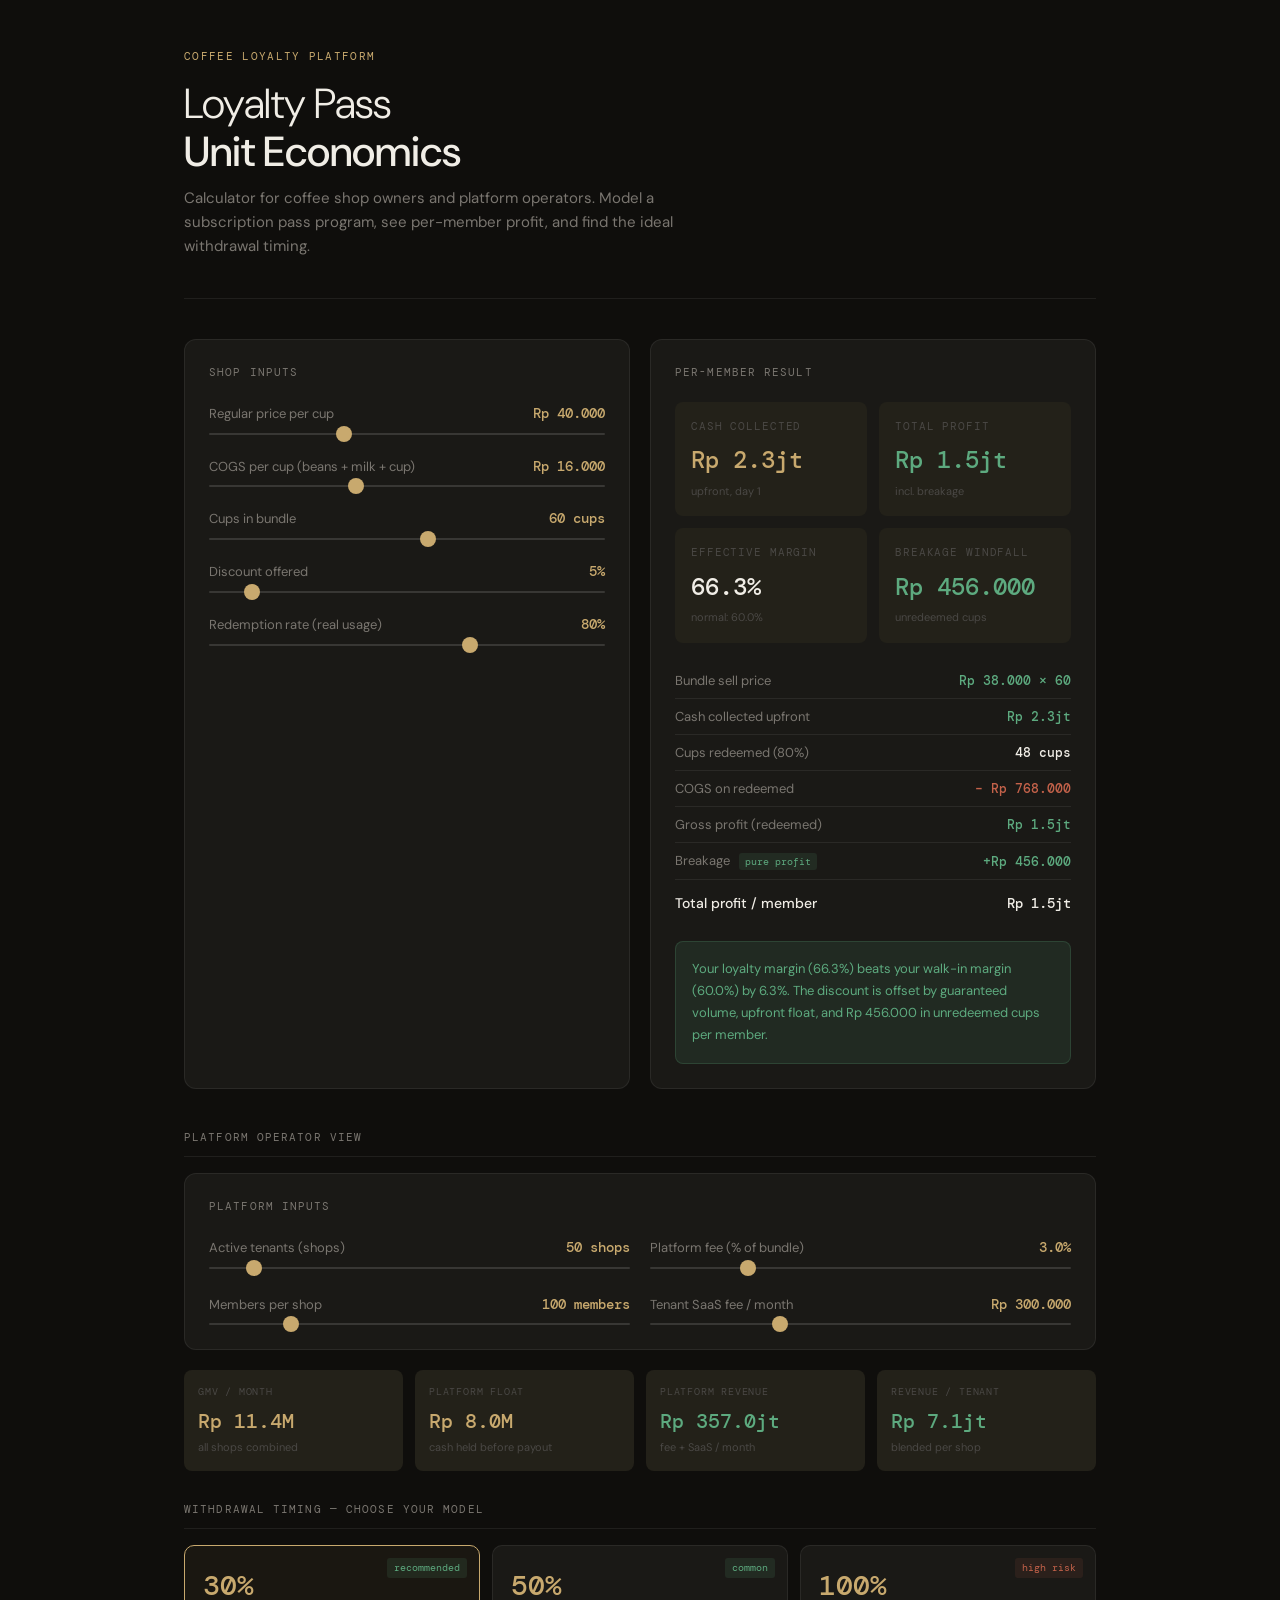
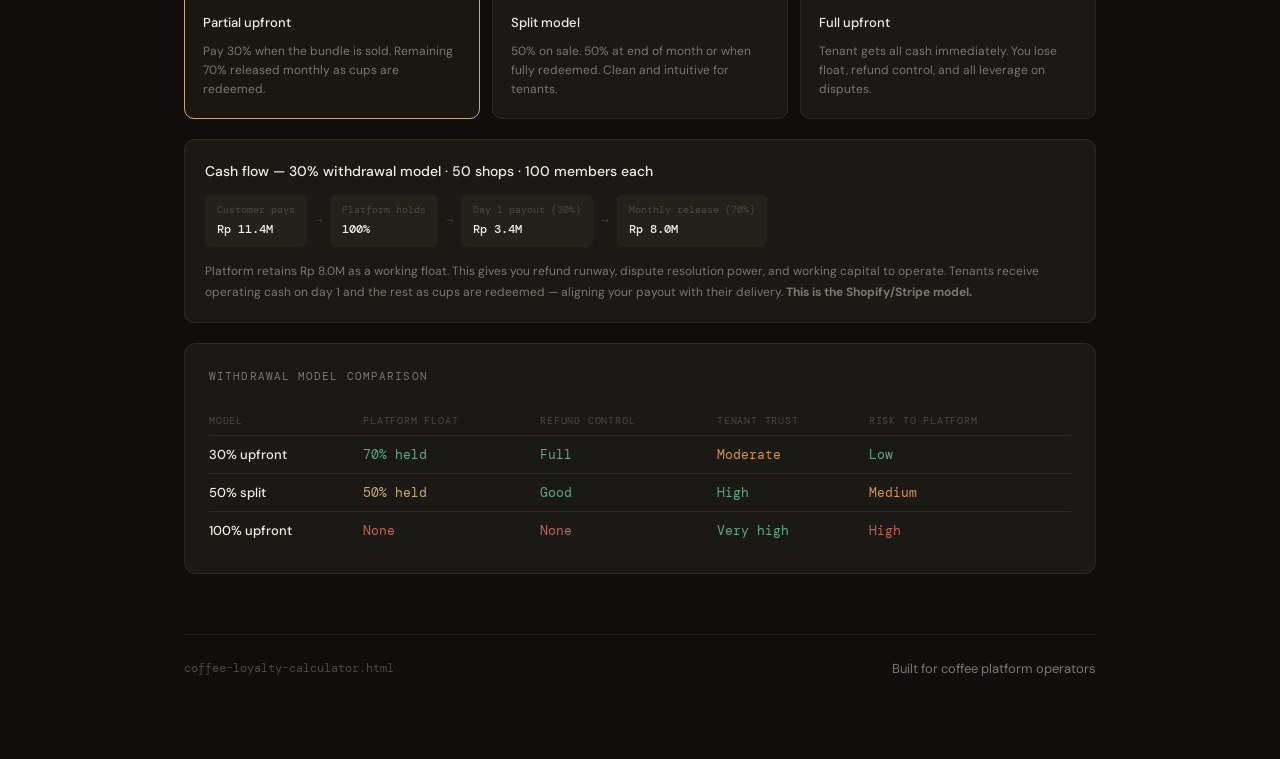
<file: kal.html>
<html lang="en">

<head>
    <meta charset="UTF-8">
    <meta name="viewport" content="width=device-width, initial-scale=1.0">
    <title>Loyalty Pass Calculator — Coffee Platform</title>
    <style>
        @import url('https://fonts.googleapis.com/css2?family=DM+Mono:wght@400;500&family=DM+Sans:wght@300;400;500&display=swap');

        *,
        *::before,
        *::after {
            box-sizing: border-box;
            margin: 0;
            padding: 0;
        }

        :root {
            --bg: #0f0e0c;
            --surface: #1a1916;
            --surface2: #232119;
            --border: rgba(255, 255, 255, 0.07);
            --border-strong: rgba(255, 255, 255, 0.13);
            --text: #f0ede6;
            --muted: #7a7670;
            --hint: #4a4845;
            --accent: #c8a96e;
            --accent-dim: rgba(200, 169, 110, 0.12);
            --accent-dim2: rgba(200, 169, 110, 0.06);
            --green: #5daa7f;
            --green-dim: rgba(93, 170, 127, 0.12);
            --red: #c4624a;
            --red-dim: rgba(196, 98, 74, 0.1);
            --amber: #d4943a;
            --font-main: 'DM Sans', system-ui, sans-serif;
            --font-mono: 'DM Mono', monospace;
        }

        html {
            background: var(--bg);
            color: var(--text);
            font-family: var(--font-main);
            font-size: 16px;
            line-height: 1.6;
        }

        body {
            min-height: 100vh;
        }

        /* ── layout ── */
        .shell {
            max-width: 960px;
            margin: 0 auto;
            padding: 0 24px 80px;
        }

        /* ── header ── */
        header {
            padding: 48px 0 40px;
            border-bottom: 1px solid var(--border);
            margin-bottom: 40px;
        }

        .eyebrow {
            font-family: var(--font-mono);
            font-size: 11px;
            letter-spacing: 0.12em;
            color: var(--accent);
            text-transform: uppercase;
            margin-bottom: 14px;
        }

        h1 {
            font-size: clamp(28px, 4vw, 42px);
            font-weight: 300;
            line-height: 1.15;
            color: var(--text);
        }

        h1 strong {
            font-weight: 500;
        }

        .tagline {
            margin-top: 10px;
            font-size: 15px;
            color: var(--muted);
            max-width: 560px;
        }

        /* ── two-col layout ── */
        .cols {
            display: grid;
            grid-template-columns: 1fr 1fr;
            gap: 20px;
        }

        @media (max-width: 680px) {
            .cols {
                grid-template-columns: 1fr;
            }
        }

        /* ── panel ── */
        .panel {
            background: var(--surface);
            border: 1px solid var(--border);
            border-radius: 12px;
            padding: 24px;
        }

        .panel-title {
            font-family: var(--font-mono);
            font-size: 11px;
            letter-spacing: 0.1em;
            color: var(--muted);
            text-transform: uppercase;
            margin-bottom: 20px;
        }

        /* ── sliders ── */
        .control {
            margin-bottom: 20px;
        }

        .control:last-child {
            margin-bottom: 0;
        }

        .ctrl-header {
            display: flex;
            justify-content: space-between;
            align-items: baseline;
            margin-bottom: 8px;
        }

        .ctrl-label {
            font-size: 13px;
            color: var(--muted);
        }

        .ctrl-value {
            font-family: var(--font-mono);
            font-size: 14px;
            font-weight: 500;
            color: var(--accent);
        }

        input[type=range] {
            -webkit-appearance: none;
            width: 100%;
            height: 2px;
            background: var(--border-strong);
            border-radius: 1px;
            outline: none;
            cursor: pointer;
        }

        input[type=range]::-webkit-slider-thumb {
            -webkit-appearance: none;
            width: 16px;
            height: 16px;
            border-radius: 50%;
            background: var(--accent);
            border: none;
            cursor: pointer;
        }

        input[type=range]::-moz-range-thumb {
            width: 16px;
            height: 16px;
            border-radius: 50%;
            background: var(--accent);
            border: none;
            cursor: pointer;
        }

        /* ── metrics ── */
        .metric-row {
            display: grid;
            grid-template-columns: 1fr 1fr;
            gap: 12px;
            margin-bottom: 20px;
        }

        .metric {
            background: var(--surface2);
            border-radius: 8px;
            padding: 16px;
        }

        .metric .m-label {
            font-size: 11px;
            color: var(--hint);
            font-family: var(--font-mono);
            text-transform: uppercase;
            letter-spacing: 0.08em;
            margin-bottom: 6px;
        }

        .metric .m-val {
            font-size: 24px;
            font-weight: 500;
            color: var(--text);
            font-family: var(--font-mono);
        }

        .metric .m-sub {
            font-size: 11px;
            color: var(--hint);
            margin-top: 3px;
        }

        .metric.good .m-val {
            color: var(--green);
        }

        .metric.accent .m-val {
            color: var(--accent);
        }

        /* ── breakdown table ── */
        .breakdown {
            width: 100%;
            border-collapse: collapse;
        }

        .breakdown tr {
            border-bottom: 1px solid var(--border);
        }

        .breakdown tr:last-child {
            border-bottom: none;
        }

        .breakdown td {
            padding: 9px 0;
            font-size: 13px;
        }

        .breakdown td:first-child {
            color: var(--muted);
        }

        .breakdown td:last-child {
            text-align: right;
            font-family: var(--font-mono);
            font-weight: 500;
        }

        .breakdown .pos {
            color: var(--green);
        }

        .breakdown .neg {
            color: var(--red);
        }

        .breakdown .total td {
            color: var(--text);
            font-weight: 500;
            font-size: 14px;
            padding-top: 14px;
        }

        .breakdown .total td:first-child {
            color: var(--text);
        }

        .tag {
            display: inline-block;
            font-size: 10px;
            font-family: var(--font-mono);
            padding: 2px 6px;
            border-radius: 3px;
            margin-left: 6px;
            vertical-align: middle;
        }

        .tag-green {
            background: var(--green-dim);
            color: var(--green);
        }

        .tag-amber {
            background: var(--accent-dim);
            color: var(--accent);
        }

        .tag-red {
            background: var(--red-dim);
            color: var(--red);
        }

        /* ── insight box ── */
        .insight {
            border-radius: 8px;
            padding: 16px;
            font-size: 13px;
            line-height: 1.7;
            margin-top: 20px;
        }

        .insight.good {
            background: var(--green-dim);
            color: var(--green);
            border: 1px solid rgba(93, 170, 127, 0.2);
        }

        .insight.warn {
            background: var(--accent-dim);
            color: var(--accent);
            border: 1px solid rgba(200, 169, 110, 0.2);
        }

        /* ── platform section ── */
        .platform-section {
            margin-top: 40px;
        }

        .section-head {
            font-family: var(--font-mono);
            font-size: 11px;
            letter-spacing: 0.1em;
            color: var(--muted);
            text-transform: uppercase;
            margin-bottom: 16px;
            padding-bottom: 10px;
            border-bottom: 1px solid var(--border);
        }

        .withdraw-grid {
            display: grid;
            grid-template-columns: repeat(3, 1fr);
            gap: 12px;
            margin-bottom: 20px;
        }

        @media (max-width: 600px) {
            .withdraw-grid {
                grid-template-columns: 1fr;
            }
        }

        .w-card {
            background: var(--surface);
            border: 1px solid var(--border);
            border-radius: 10px;
            padding: 18px;
            cursor: pointer;
            transition: border-color 0.15s;
            position: relative;
        }

        .w-card:hover {
            border-color: var(--border-strong);
        }

        .w-card.active {
            border-color: var(--accent);
            background: var(--accent-dim2);
        }

        .w-card .w-pct {
            font-family: var(--font-mono);
            font-size: 28px;
            font-weight: 500;
            color: var(--accent);
            margin-bottom: 4px;
        }

        .w-card .w-name {
            font-size: 13px;
            font-weight: 500;
            color: var(--text);
            margin-bottom: 8px;
        }

        .w-card .w-desc {
            font-size: 12px;
            color: var(--muted);
            line-height: 1.6;
        }

        .w-badge {
            position: absolute;
            top: 12px;
            right: 12px;
            font-size: 10px;
            font-family: var(--font-mono);
            padding: 2px 7px;
            border-radius: 3px;
        }

        .w-badge.rec {
            background: var(--green-dim);
            color: var(--green);
        }

        .w-badge.risk {
            background: var(--red-dim);
            color: var(--red);
        }

        .platform-metrics {
            display: grid;
            grid-template-columns: repeat(4, 1fr);
            gap: 12px;
            margin-bottom: 20px;
        }

        @media (max-width: 680px) {
            .platform-metrics {
                grid-template-columns: 1fr 1fr;
            }
        }

        .p-metric {
            background: var(--surface2);
            border-radius: 8px;
            padding: 14px;
        }

        .p-metric .pm-label {
            font-size: 10px;
            font-family: var(--font-mono);
            color: var(--hint);
            text-transform: uppercase;
            letter-spacing: 0.08em;
            margin-bottom: 5px;
        }

        .p-metric .pm-val {
            font-size: 20px;
            font-weight: 500;
            font-family: var(--font-mono);
        }

        .p-metric .pm-val.gold {
            color: var(--accent);
        }

        .p-metric .pm-val.green {
            color: var(--green);
        }

        .p-metric .pm-sub {
            font-size: 11px;
            color: var(--hint);
            margin-top: 2px;
        }

        .platform-table {
            width: 100%;
            border-collapse: collapse;
            font-size: 13px;
        }

        .platform-table th {
            text-align: left;
            padding: 8px 0;
            font-family: var(--font-mono);
            font-size: 10px;
            text-transform: uppercase;
            letter-spacing: 0.08em;
            color: var(--hint);
            border-bottom: 1px solid var(--border);
            font-weight: 400;
        }

        .platform-table td {
            padding: 10px 0;
            border-bottom: 1px solid var(--border);
            color: var(--muted);
            vertical-align: top;
        }

        .platform-table tr:last-child td {
            border-bottom: none;
        }

        .platform-table td:first-child {
            color: var(--text);
            font-weight: 500;
        }

        .platform-table td.mono {
            font-family: var(--font-mono);
        }

        .platform-table td.green {
            color: var(--green);
            font-family: var(--font-mono);
        }

        .platform-table td.amber {
            color: var(--accent);
            font-family: var(--font-mono);
        }

        .withdraw-result {
            background: var(--surface);
            border: 1px solid var(--border);
            border-radius: 10px;
            padding: 20px;
            margin-top: 16px;
        }

        .wr-title {
            font-size: 14px;
            font-weight: 500;
            margin-bottom: 12px;
        }

        .wr-flow {
            display: flex;
            align-items: center;
            gap: 8px;
            flex-wrap: wrap;
            font-size: 12px;
            font-family: var(--font-mono);
        }

        .wr-step {
            background: var(--surface2);
            border-radius: 6px;
            padding: 8px 12px;
        }

        .wr-step .s-label {
            color: var(--hint);
            font-size: 10px;
            margin-bottom: 2px;
        }

        .wr-step .s-val {
            color: var(--text);
            font-weight: 500;
        }

        .wr-arrow {
            color: var(--hint);
        }

        .wr-note {
            font-size: 12px;
            color: var(--muted);
            margin-top: 14px;
            line-height: 1.7;
        }

        /* ── tenant slider ── */
        .tenant-control {
            margin-bottom: 24px;
        }

        .tenant-control .ctrl-header {
            margin-bottom: 8px;
        }

        /* ── footer ── */
        footer {
            margin-top: 60px;
            padding-top: 24px;
            border-top: 1px solid var(--border);
            display: flex;
            justify-content: space-between;
            align-items: center;
        }

        footer .f-label {
            font-size: 12px;
            color: var(--hint);
            font-family: var(--font-mono);
        }

        footer .f-brand {
            font-size: 13px;
            color: var(--muted);
        }
    </style>
</head>

<body>
    <div class="shell">

        <header>
            <div class="eyebrow">Coffee Loyalty Platform</div>
            <h1>Loyalty Pass<br><strong>Unit Economics</strong></h1>
            <p class="tagline">Calculator for coffee shop owners and platform operators. Model a subscription pass
                program, see per-member profit, and find the ideal withdrawal timing.</p>
        </header>

        <!-- ── SHOP CALCULATOR ── -->
        <div class="cols">

            <!-- left: controls -->
            <div class="panel">
                <div class="panel-title">Shop inputs</div>

                <div class="control">
                    <div class="ctrl-header">
                        <span class="ctrl-label">Regular price per cup</span>
                        <span class="ctrl-value" id="priceOut">Rp 40.000</span>
                    </div>
                    <input type="range" id="price" min="20000" max="80000" step="1000" value="40000">
                </div>

                <div class="control">
                    <div class="ctrl-header">
                        <span class="ctrl-label">COGS per cup (beans + milk + cup)</span>
                        <span class="ctrl-value" id="cogsOut">Rp 16.000</span>
                    </div>
                    <input type="range" id="cogs" min="5000" max="35000" step="500" value="16000">
                </div>

                <div class="control">
                    <div class="ctrl-header">
                        <span class="ctrl-label">Cups in bundle</span>
                        <span class="ctrl-value" id="cupsOut">60 cups</span>
                    </div>
                    <input type="range" id="cups" min="10" max="100" step="5" value="60">
                </div>

                <div class="control">
                    <div class="ctrl-header">
                        <span class="ctrl-label">Discount offered</span>
                        <span class="ctrl-value" id="discOut">5%</span>
                    </div>
                    <input type="range" id="disc" min="3" max="25" step="1" value="5">
                </div>

                <div class="control">
                    <div class="ctrl-header">
                        <span class="ctrl-label">Redemption rate (real usage)</span>
                        <span class="ctrl-value" id="redeemOut">80%</span>
                    </div>
                    <input type="range" id="redeem" min="40" max="100" step="5" value="80">
                </div>
            </div>

            <!-- right: results -->
            <div class="panel">
                <div class="panel-title">Per-member result</div>

                <div class="metric-row">
                    <div class="metric accent">
                        <div class="m-label">Cash collected</div>
                        <div class="m-val" id="mCash">—</div>
                        <div class="m-sub">upfront, day 1</div>
                    </div>
                    <div class="metric good">
                        <div class="m-label">Total profit</div>
                        <div class="m-val" id="mProfit">—</div>
                        <div class="m-sub">incl. breakage</div>
                    </div>
                    <div class="metric">
                        <div class="m-label">Effective margin</div>
                        <div class="m-val" id="mMargin">—</div>
                        <div class="m-sub" id="mMarginSub">—</div>
                    </div>
                    <div class="metric good">
                        <div class="m-label">Breakage windfall</div>
                        <div class="m-val" id="mBreakage">—</div>
                        <div class="m-sub">unredeemed cups</div>
                    </div>
                </div>

                <table class="breakdown" id="breakdownTable"></table>

                <div class="insight" id="insight"></div>
            </div>
        </div>

        <!-- ── PLATFORM SECTION ── -->
        <div class="platform-section">
            <div class="section-head">Platform operator view</div>

            <!-- tenant controls -->
            <div class="panel" style="margin-bottom: 20px;">
                <div class="panel-title">Platform inputs</div>
                <div class="cols">
                    <div>
                        <div class="control tenant-control">
                            <div class="ctrl-header">
                                <span class="ctrl-label">Active tenants (shops)</span>
                                <span class="ctrl-value" id="tenantsOut">50 shops</span>
                            </div>
                            <input type="range" id="tenants" min="5" max="500" step="5" value="50">
                        </div>
                        <div class="control tenant-control">
                            <div class="ctrl-header">
                                <span class="ctrl-label">Members per shop</span>
                                <span class="ctrl-value" id="membersOut">100 members</span>
                            </div>
                            <input type="range" id="members" min="10" max="500" step="10" value="100">
                        </div>
                    </div>
                    <div>
                        <div class="control tenant-control">
                            <div class="ctrl-header">
                                <span class="ctrl-label">Platform fee (% of bundle)</span>
                                <span class="ctrl-value" id="pfeeOut">3%</span>
                            </div>
                            <input type="range" id="pfee" min="1" max="10" step="0.5" value="3">
                        </div>
                        <div class="control tenant-control">
                            <div class="ctrl-header">
                                <span class="ctrl-label">Tenant SaaS fee / month</span>
                                <span class="ctrl-value" id="saasOut">Rp 299.000</span>
                            </div>
                            <input type="range" id="saas" min="0" max="1000000" step="50000" value="299000">
                        </div>
                    </div>
                </div>
            </div>

            <!-- platform metrics -->
            <div class="platform-metrics">
                <div class="p-metric">
                    <div class="pm-label">GMV / month</div>
                    <div class="pm-val gold" id="pgmv">—</div>
                    <div class="pm-sub">all shops combined</div>
                </div>
                <div class="p-metric">
                    <div class="pm-label">Platform float</div>
                    <div class="pm-val gold" id="pfloat">—</div>
                    <div class="pm-sub">cash held before payout</div>
                </div>
                <div class="p-metric">
                    <div class="pm-label">Platform revenue</div>
                    <div class="pm-val green" id="prev">—</div>
                    <div class="pm-sub">fee + SaaS / month</div>
                </div>
                <div class="p-metric">
                    <div class="pm-label">Revenue / tenant</div>
                    <div class="pm-val green" id="ppert">—</div>
                    <div class="pm-sub">blended per shop</div>
                </div>
            </div>

            <!-- withdrawal timing -->
            <div class="section-head" style="margin-top: 30px;">Withdrawal timing — choose your model</div>

            <div class="withdraw-grid">
                <div class="w-card active" id="wcard-30" onclick="setWithdraw(30)">
                    <span class="w-badge rec">recommended</span>
                    <div class="w-pct">30%</div>
                    <div class="w-name">Partial upfront</div>
                    <div class="w-desc">Pay 30% when the bundle is sold. Remaining 70% released monthly as cups are
                        redeemed.</div>
                </div>
                <div class="w-card" id="wcard-50" onclick="setWithdraw(50)">
                    <span class="w-badge rec">common</span>
                    <div class="w-pct">50%</div>
                    <div class="w-name">Split model</div>
                    <div class="w-desc">50% on sale. 50% at end of month or when fully redeemed. Clean and intuitive
                        for tenants.</div>
                </div>
                <div class="w-card" id="wcard-100" onclick="setWithdraw(100)">
                    <span class="w-badge risk">high risk</span>
                    <div class="w-pct">100%</div>
                    <div class="w-name">Full upfront</div>
                    <div class="w-desc">Tenant gets all cash immediately. You lose float, refund control, and all
                        leverage on disputes.</div>
                </div>
            </div>

            <div class="withdraw-result" id="withdrawResult"></div>

            <!-- comparison table -->
            <div class="panel" style="margin-top: 20px;">
                <div class="panel-title">Withdrawal model comparison</div>
                <table class="platform-table">
                    <thead>
                        <tr>
                            <th>Model</th>
                            <th>Platform float</th>
                            <th>Refund control</th>
                            <th>Tenant trust</th>
                            <th>Risk to platform</th>
                        </tr>
                    </thead>
                    <tbody>
                        <tr>
                            <td>30% upfront</td>
                            <td class="green">70% held</td>
                            <td class="mono" style="color:var(--green)">Full</td>
                            <td class="mono" style="color:var(--amber)">Moderate</td>
                            <td class="mono" style="color:var(--green)">Low</td>
                        </tr>
                        <tr>
                            <td>50% split</td>
                            <td class="amber">50% held</td>
                            <td class="mono" style="color:var(--green)">Good</td>
                            <td class="mono" style="color:var(--green)">High</td>
                            <td class="mono" style="color:var(--amber)">Medium</td>
                        </tr>
                        <tr>
                            <td>100% upfront</td>
                            <td class="mono" style="color:var(--red)">None</td>
                            <td class="mono" style="color:var(--red)">None</td>
                            <td class="mono" style="color:var(--green)">Very high</td>
                            <td class="mono" style="color:var(--red)">High</td>
                        </tr>
                    </tbody>
                </table>
            </div>

        </div>

        <footer>
            <span class="f-label">coffee-loyalty-calculator.html</span>
            <span class="f-brand">Built for coffee platform operators</span>
        </footer>

    </div>

    <script>
        const fmtRp = (n) => {
            if (n >= 1000000000) return 'Rp ' + (n / 1000000000).toFixed(1) + 'M';
            if (n >= 1000000) return 'Rp ' + (n / 1000000).toFixed(1) + 'jt';
            return 'Rp ' + Math.round(n).toLocaleString('id-ID');
        };
        const fmtPct = (n) => (n * 100).toFixed(1) + '%';

        let withdrawPct = 30;

        function setWithdraw(pct) {
            withdrawPct = pct;
            ['30', '50', '100'].forEach(p => document.getElementById('wcard-' + p).classList.remove('active'));
            document.getElementById('wcard-' + pct).classList.add('active');
            updatePlatform();
        }

        function getShopVars() {
            const price = +document.getElementById('price').value;
            const cogs = +document.getElementById('cogs').value;
            const cups = +document.getElementById('cups').value;
            const disc = +document.getElementById('disc').value / 100;
            const redeem = +document.getElementById('redeem').value / 100;
            const discPrice = price * (1 - disc);
            const cashIn = discPrice * cups;
            const redeemedCups = Math.round(cups * redeem);
            const expectedCOGS = cogs * redeemedCups;
            const unredeemed = cups - redeemedCups;
            const breakage = discPrice * unredeemed;
            const grossProfit = cashIn - expectedCOGS;
            const totalProfit = grossProfit;
            const margin = grossProfit / cashIn;
            const normalMargin = (price - cogs) / price;
            return { price, cogs, cups, disc, redeem, discPrice, cashIn, redeemedCups, expectedCOGS, unredeemed, breakage, grossProfit, totalProfit, margin, normalMargin };
        }

        function updateShop() {
            const v = getShopVars();

            document.getElementById('priceOut').textContent = fmtRp(v.price);
            document.getElementById('cogsOut').textContent = fmtRp(v.cogs);
            document.getElementById('cupsOut').textContent = v.cups + ' cups';
            document.getElementById('discOut').textContent = Math.round(v.disc * 100) + '%';
            document.getElementById('redeemOut').textContent = Math.round(v.redeem * 100) + '%';

            document.getElementById('mCash').textContent = fmtRp(v.cashIn);
            document.getElementById('mProfit').textContent = fmtRp(v.grossProfit);
            document.getElementById('mMargin').textContent = fmtPct(v.margin);
            document.getElementById('mMarginSub').textContent = 'normal: ' + fmtPct(v.normalMargin);
            document.getElementById('mBreakage').textContent = fmtRp(v.breakage);

            document.getElementById('breakdownTable').innerHTML = `
      <tr><td>Bundle sell price</td><td class="pos">${fmtRp(v.discPrice)} × ${v.cups}</td></tr>
      <tr><td>Cash collected upfront</td><td class="pos">${fmtRp(v.cashIn)}</td></tr>
      <tr><td>Cups redeemed (${Math.round(v.redeem * 100)}%)</td><td>${v.redeemedCups} cups</td></tr>
      <tr><td>COGS on redeemed</td><td class="neg">– ${fmtRp(v.expectedCOGS)}</td></tr>
      <tr><td>Gross profit (redeemed)</td><td class="pos">${fmtRp(v.cashIn - v.expectedCOGS)}</td></tr>
      <tr><td>Breakage <span class="tag tag-green">pure profit</span></td><td class="pos">+${fmtRp(v.breakage)}</td></tr>
      <tr class="total"><td>Total profit / member</td><td class="pos">${fmtRp(v.grossProfit)}</td></tr>
    `;

            const marginDelta = v.margin - v.normalMargin;
            const good = marginDelta >= 0;
            document.getElementById('insight').className = 'insight ' + (good ? 'good' : 'warn');
            document.getElementById('insight').innerHTML = good
                ? `Your loyalty margin (${fmtPct(v.margin)}) beats your walk-in margin (${fmtPct(v.normalMargin)}) by ${fmtPct(marginDelta)}. The discount is offset by guaranteed volume, upfront float, and ${fmtRp(v.breakage)} in unredeemed cups per member.`
                : `At ${Math.round(v.disc * 100)}% discount, margin (${fmtPct(v.margin)}) is slightly below walk-in (${fmtPct(v.normalMargin)}). Breakage (${fmtRp(v.breakage)}) is your buffer — make sure this program creates real retention, not just cheap coffee.`;

            updatePlatform();
        }

        function updatePlatform() {
            const v = getShopVars();
            const tenants = +document.getElementById('tenants').value;
            const members = +document.getElementById('members').value;
            const pfee = +document.getElementById('pfee').value / 100;
            const saas = +document.getElementById('saas').value;

            document.getElementById('tenantsOut').textContent = tenants + ' shops';
            document.getElementById('membersOut').textContent = members + ' members';
            document.getElementById('pfeeOut').textContent = (+document.getElementById('pfee').value).toFixed(1) + '%';
            document.getElementById('saasOut').textContent = fmtRp(saas);

            const totalMembers = tenants * members;
            const gmv = totalMembers * v.cashIn;
            const platformFeeRevenue = gmv * pfee;
            const saasRevenue = tenants * saas;
            const totalPlatformRevenue = platformFeeRevenue + saasRevenue;
            const floatPct = (100 - withdrawPct) / 100;
            const floatHeld = gmv * floatPct;
            const perTenant = totalPlatformRevenue / tenants;

            document.getElementById('pgmv').textContent = fmtRp(gmv);
            document.getElementById('pfloat').textContent = fmtRp(floatHeld);
            document.getElementById('prev').textContent = fmtRp(totalPlatformRevenue);
            document.getElementById('ppert').textContent = fmtRp(perTenant);

            // withdrawal flow
            const tenantReceivesNow = gmv * (withdrawPct / 100);
            const tenantReceivesLater = gmv * ((100 - withdrawPct) / 100);
            const platformKeepsFloat = floatHeld;

            let flowHTML = '';
            let noteText = '';

            if (withdrawPct === 30) {
                flowHTML = `
        <div class="wr-step"><div class="s-label">Customer pays</div><div class="s-val">${fmtRp(gmv)}</div></div>
        <div class="wr-arrow">→</div>
        <div class="wr-step"><div class="s-label">Platform holds</div><div class="s-val">100%</div></div>
        <div class="wr-arrow">→</div>
        <div class="wr-step"><div class="s-label">Day 1 payout (30%)</div><div class="s-val">${fmtRp(tenantReceivesNow)}</div></div>
        <div class="wr-arrow">→</div>
        <div class="wr-step"><div class="s-label">Monthly release (70%)</div><div class="s-val">${fmtRp(tenantReceivesLater)}</div></div>
      `;
                noteText = `Platform retains ${fmtRp(platformKeepsFloat)} as a working float. This gives you refund runway, dispute resolution power, and working capital to operate. Tenants receive operating cash on day 1 and the rest as cups are redeemed — aligning your payout with their delivery. <strong>This is the Shopify/Stripe model.</strong>`;
            } else if (withdrawPct === 50) {
                flowHTML = `
        <div class="wr-step"><div class="s-label">Customer pays</div><div class="s-val">${fmtRp(gmv)}</div></div>
        <div class="wr-arrow">→</div>
        <div class="wr-step"><div class="s-label">Platform holds</div><div class="s-val">100%</div></div>
        <div class="wr-arrow">→</div>
        <div class="wr-step"><div class="s-label">Immediate payout (50%)</div><div class="s-val">${fmtRp(tenantReceivesNow)}</div></div>
        <div class="wr-arrow">→</div>
        <div class="wr-step"><div class="s-label">End-of-month (50%)</div><div class="s-val">${fmtRp(tenantReceivesLater)}</div></div>
      `;
                noteText = `Clean split. Tenant gets half upfront for cashflow, platform holds ${fmtRp(platformKeepsFloat)} for the month. Simple to communicate, good for tenant acquisition. You lose some float leverage vs the 30% model but tenants will find this very fair.`;
            } else {
                flowHTML = `
        <div class="wr-step"><div class="s-label">Customer pays</div><div class="s-val">${fmtRp(gmv)}</div></div>
        <div class="wr-arrow">→</div>
        <div class="wr-step"><div class="s-label">Platform holds</div><div class="s-val">briefly</div></div>
        <div class="wr-arrow">→</div>
        <div class="wr-step"><div class="s-label">Full payout (T+1)</div><div class="s-val">${fmtRp(gmv)}</div></div>
        <div class="wr-arrow">→</div>
        <div class="wr-step" style="border-color:var(--red);"><div class="s-label">Platform float</div><div class="s-val" style="color:var(--red)">Rp 0</div></div>
      `;
                noteText = `⚠ You collect your transaction fee but hold no float. Any dispute, refund, or chargeback comes out of your own pocket. If a shop closes after selling 100 passes, you have no recourse. <strong>Only offer this to verified, high-trust tenants with a track record.</strong>`;
            }

            document.getElementById('withdrawResult').innerHTML = `
      <div class="wr-title">Cash flow — ${withdrawPct}% withdrawal model · ${tenants} shops · ${members} members each</div>
      <div class="wr-flow">${flowHTML}</div>
      <div class="wr-note">${noteText}</div>
    `;
        }

        ['price', 'cogs', 'cups', 'disc', 'redeem'].forEach(id => {
            document.getElementById(id).addEventListener('input', updateShop);
        });
        ['tenants', 'members', 'pfee', 'saas'].forEach(id => {
            document.getElementById(id).addEventListener('input', updatePlatform);
        });

        updateShop();
    </script>
</body>

</html>
</file>
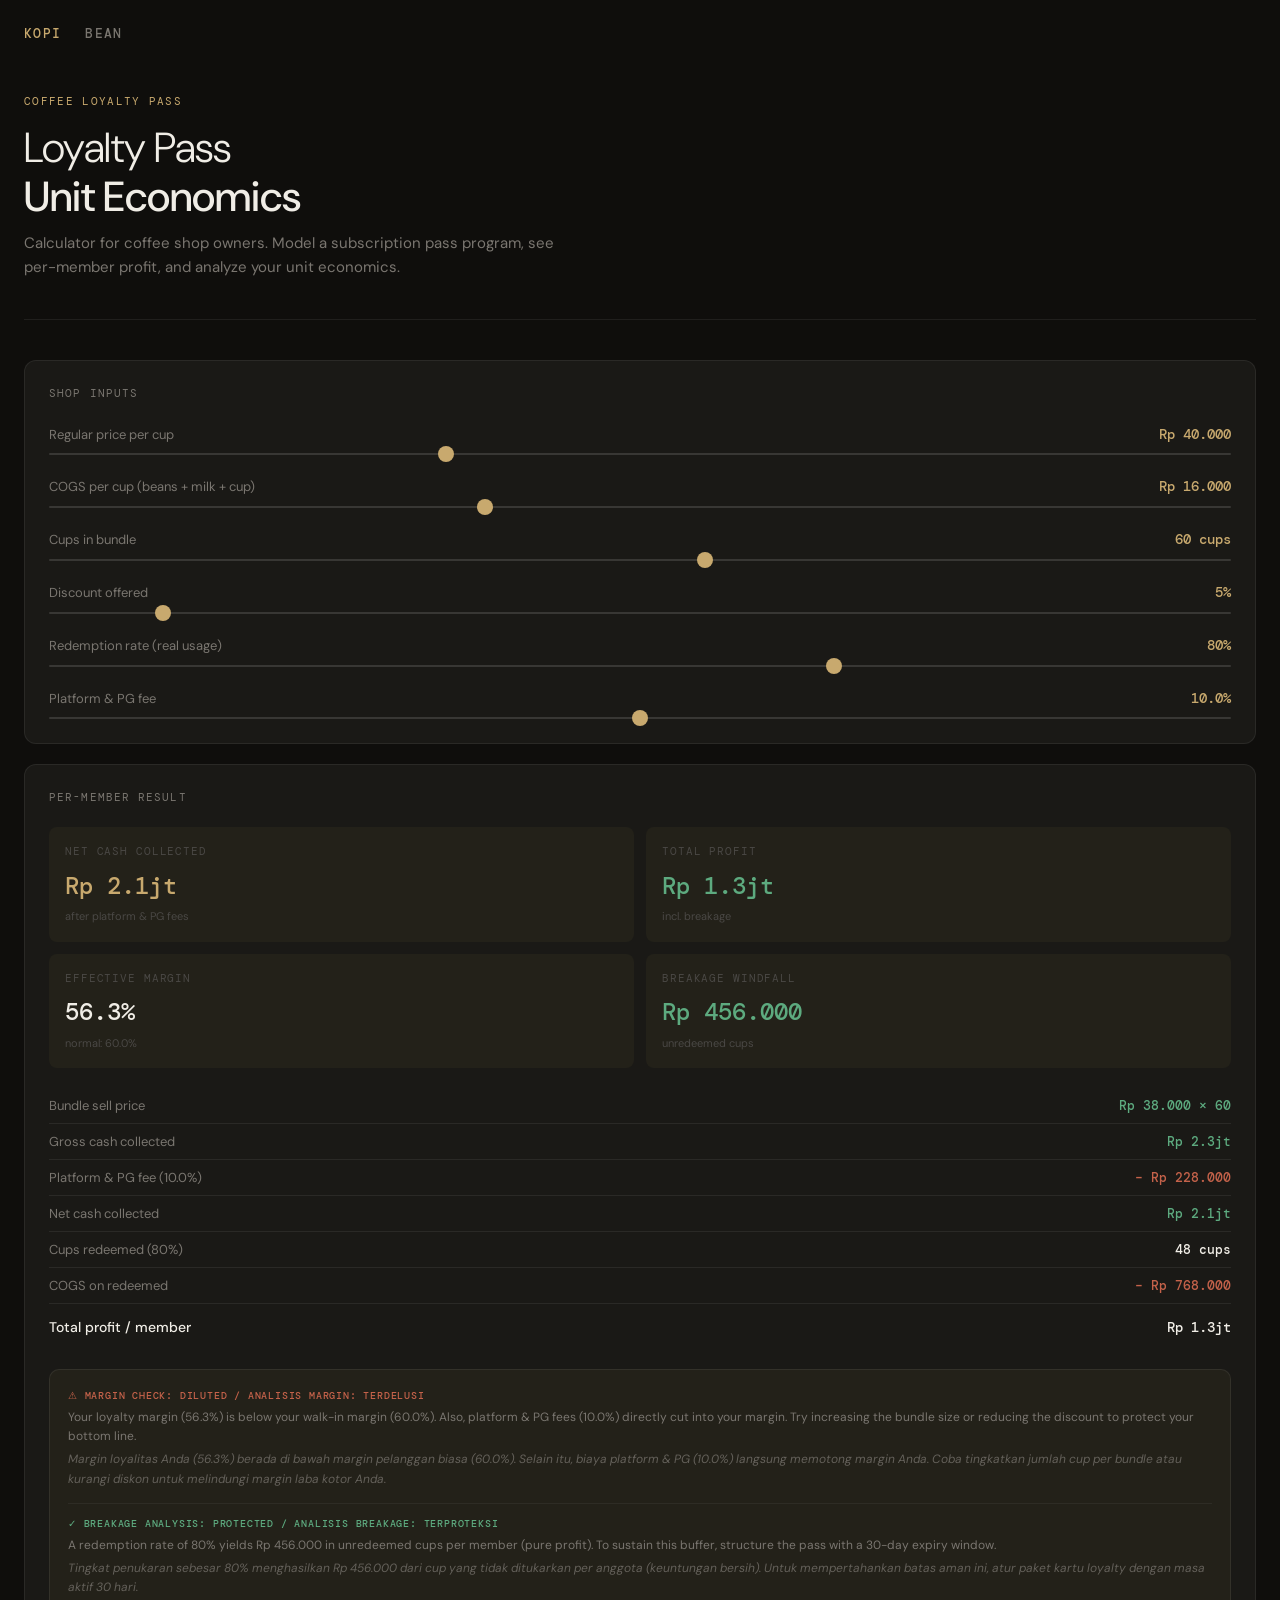
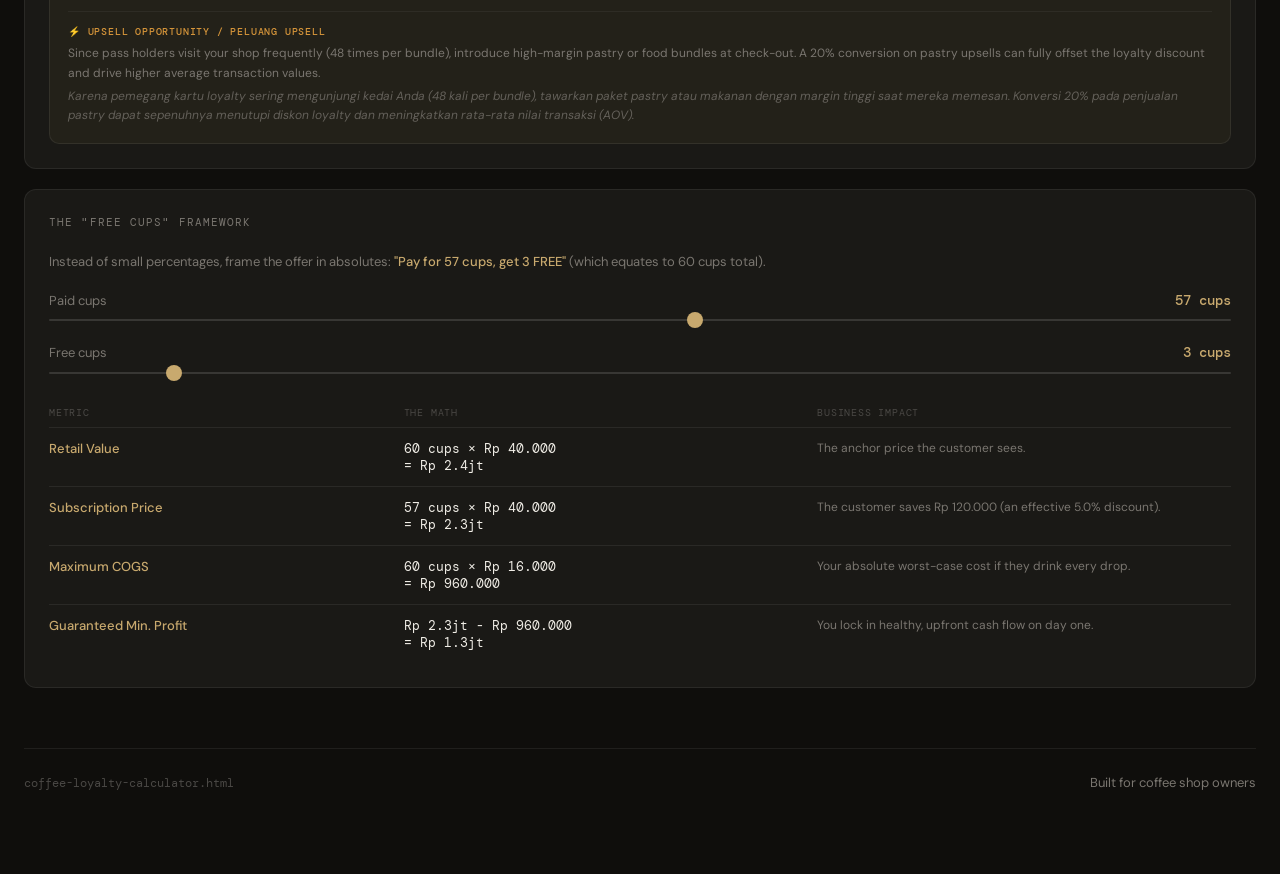
<file: kopi.html>
<html lang="en">

<head>
    <meta charset="UTF-8">
    <meta name="viewport" content="width=device-width, initial-scale=1.0">
    <title>Loyalty Pass Calculator — Coffee Platform</title>
    <style>
        @import url('https://fonts.googleapis.com/css2?family=DM+Mono:wght@400;500&family=DM+Sans:wght@300;400;500&display=swap');

        *,
        *::before,
        *::after {
            box-sizing: border-box;
            margin: 0;
            padding: 0;
        }

        :root {
            --bg: #0f0e0c;
            --surface: #1a1916;
            --surface2: #232119;
            --border: rgba(255, 255, 255, 0.07);
            --border-strong: rgba(255, 255, 255, 0.13);
            --text: #f0ede6;
            --muted: #7a7670;
            --hint: #4a4845;
            --accent: #c8a96e;
            --accent-dim: rgba(200, 169, 110, 0.12);
            --accent-dim2: rgba(200, 169, 110, 0.06);
            --green: #5daa7f;
            --green-dim: rgba(93, 170, 127, 0.12);
            --red: #c4624a;
            --red-dim: rgba(196, 98, 74, 0.1);
            --amber: #d4943a;
            --font-main: 'DM Sans', system-ui, sans-serif;
            --font-mono: 'DM Mono', monospace;
        }

        html {
            background: var(--bg);
            color: var(--text);
            font-family: var(--font-main);
            font-size: 16px;
            line-height: 1.6;
        }

        body {
            min-height: 100vh;
        }

        /* ── layout ── */
        .shell {
            max-width: 1400px;
            margin: 0 auto;
            padding: 0 24px 80px;
        }

        /* ── nav ── */
        .main-nav {
            padding: 24px 0 0 0;
            display: flex;
            gap: 24px;
        }
        .main-nav a {
            color: var(--muted);
            text-decoration: none;
            font-size: 13px;
            font-weight: 500;
            text-transform: uppercase;
            letter-spacing: 0.1em;
            font-family: var(--font-mono);
            transition: color 0.2s ease;
        }
        .main-nav a:hover, .main-nav a.active {
            color: var(--accent);
        }

        /* ── header ── */
        header {
            padding: 48px 0 40px;
            border-bottom: 1px solid var(--border);
            margin-bottom: 40px;
        }

        .eyebrow {
            font-family: var(--font-mono);
            font-size: 11px;
            letter-spacing: 0.12em;
            color: var(--accent);
            text-transform: uppercase;
            margin-bottom: 14px;
        }

        h1 {
            font-size: clamp(28px, 4vw, 42px);
            font-weight: 300;
            line-height: 1.15;
            color: var(--text);
        }

        h1 strong {
            font-weight: 500;
        }

        .tagline {
            margin-top: 10px;
            font-size: 15px;
            color: var(--muted);
            max-width: 560px;
        }

        /* ── two-col layout ── */
        /* ── grid layout ── */
        .cols {
            display: grid;
            grid-template-columns: 1fr 1fr 1fr;
            gap: 20px;
        }

        @media (max-width: 1400px) {
            .cols {
                grid-template-columns: 1fr;
            }
        }

        /* ── panel ── */
        .panel {
            background: var(--surface);
            border: 1px solid var(--border);
            border-radius: 12px;
            padding: 24px;
        }

        .panel-title {
            font-family: var(--font-mono);
            font-size: 11px;
            letter-spacing: 0.1em;
            color: var(--muted);
            text-transform: uppercase;
            margin-bottom: 20px;
        }

        /* ── sliders ── */
        .control {
            margin-bottom: 20px;
        }

        .control:last-child {
            margin-bottom: 0;
        }

        .ctrl-header {
            display: flex;
            justify-content: space-between;
            align-items: baseline;
            margin-bottom: 8px;
        }

        .ctrl-label {
            font-size: 13px;
            color: var(--muted);
        }

        .ctrl-value {
            font-family: var(--font-mono);
            font-size: 14px;
            font-weight: 500;
            color: var(--accent);
        }

        input[type=range] {
            -webkit-appearance: none;
            width: 100%;
            height: 2px;
            background: var(--border-strong);
            border-radius: 1px;
            outline: none;
            cursor: pointer;
        }

        input[type=range]::-webkit-slider-thumb {
            -webkit-appearance: none;
            width: 16px;
            height: 16px;
            border-radius: 50%;
            background: var(--accent);
            border: none;
            cursor: pointer;
        }

        input[type=range]::-moz-range-thumb {
            width: 16px;
            height: 16px;
            border-radius: 50%;
            background: var(--accent);
            border: none;
            cursor: pointer;
        }

        /* ── metrics ── */
        .metric-row {
            display: grid;
            grid-template-columns: 1fr 1fr;
            gap: 12px;
            margin-bottom: 20px;
        }

        .metric {
            background: var(--surface2);
            border-radius: 8px;
            padding: 16px;
        }

        .metric .m-label {
            font-size: 11px;
            color: var(--hint);
            font-family: var(--font-mono);
            text-transform: uppercase;
            letter-spacing: 0.08em;
            margin-bottom: 6px;
        }

        .metric .m-val {
            font-size: 24px;
            font-weight: 500;
            color: var(--text);
            font-family: var(--font-mono);
        }

        .metric .m-sub {
            font-size: 11px;
            color: var(--hint);
            margin-top: 3px;
        }

        .metric.good .m-val {
            color: var(--green);
        }

        .metric.accent .m-val {
            color: var(--accent);
        }

        /* ── breakdown table ── */
        .breakdown {
            width: 100%;
            border-collapse: collapse;
        }

        .breakdown tr {
            border-bottom: 1px solid var(--border);
        }

        .breakdown tr:last-child {
            border-bottom: none;
        }

        .breakdown td {
            padding: 9px 0;
            font-size: 13px;
        }

        .breakdown td:first-child {
            color: var(--muted);
        }

        .breakdown td:last-child {
            text-align: right;
            font-family: var(--font-mono);
            font-weight: 500;
        }

        .breakdown .pos {
            color: var(--green);
        }

        .breakdown .neg {
            color: var(--red);
        }

        .breakdown .total td {
            color: var(--text);
            font-weight: 500;
            font-size: 14px;
            padding-top: 14px;
        }

        .breakdown .total td:first-child {
            color: var(--text);
        }

        .tag {
            display: inline-block;
            font-size: 10px;
            font-family: var(--font-mono);
            padding: 2px 6px;
            border-radius: 3px;
            margin-left: 6px;
            vertical-align: middle;
        }

        .tag-green {
            background: var(--green-dim);
            color: var(--green);
        }

        .tag-amber {
            background: var(--accent-dim);
            color: var(--accent);
        }

        .tag-red {
            background: var(--red-dim);
            color: var(--red);
        }

        /* ── insight box ── */
        .insight {
            background: var(--surface2);
            border: 1px solid var(--border);
            border-radius: 10px;
            padding: 18px;
            margin-top: 24px;
        }

        .insight-section {
            margin-bottom: 14px;
        }

        .insight-section:last-child {
            margin-bottom: 0;
        }

        .insight-title {
            font-family: var(--font-mono);
            font-size: 10px;
            font-weight: 500;
            text-transform: uppercase;
            letter-spacing: 0.08em;
            margin-bottom: 4px;
            display: flex;
            align-items: center;
            gap: 6px;
        }

        .insight-title.good {
            color: var(--green);
        }

        .insight-title.warn {
            color: var(--amber);
        }

        .insight-title.alert {
            color: var(--red);
        }

        .insight-text {
            font-size: 12px;
            color: var(--muted);
            line-height: 1.6;
        }



        /* ── footer ── */
        footer {
            margin-top: 60px;
            padding-top: 24px;
            border-top: 1px solid var(--border);
            display: flex;
            justify-content: space-between;
            align-items: center;
        }

        footer .f-label {
            font-size: 12px;
            color: var(--hint);
            font-family: var(--font-mono);
        }

        footer .f-brand {
            font-size: 13px;
            color: var(--muted);
        }

        /* ── framework table ── */
        .framework-table {
            width: 100%;
            border-collapse: collapse;
            font-size: 13px;
            margin-top: 16px;
        }

        .framework-table th {
            text-align: left;
            padding: 8px 0;
            font-family: var(--font-mono);
            font-size: 10px;
            text-transform: uppercase;
            letter-spacing: 0.08em;
            color: var(--hint);
            border-bottom: 1px solid var(--border);
            font-weight: 400;
        }

        .framework-table td {
            padding: 12px 0;
            border-bottom: 1px solid var(--border);
            color: var(--text);
            vertical-align: top;
        }

        .framework-table tr:last-child td {
            border-bottom: none;
        }

        .framework-table td:first-child {
            font-weight: 500;
            color: var(--accent);
            width: 30%;
        }

        .framework-table td:nth-child(2) {
            font-family: var(--font-mono);
            white-space: nowrap;
            width: 35%;
        }

        .framework-table td:last-child {
            color: var(--muted);
            font-size: 12px;
            width: 35%;
        }

        .framework-desc {
            font-size: 13px;
            color: var(--muted);
            margin-bottom: 16px;
            line-height: 1.6;
        }

        .framework-highlight {
            color: var(--accent);
            font-weight: 500;
        }
    </style>
</head>

<body>
    <div class="shell">

        <nav class="main-nav">
            <a href="kopi.html" class="active">Kopi</a>
            <a href="bean.html">Bean</a>
        </nav>

        <header>
            <div class="eyebrow">Coffee Loyalty Pass</div>
            <h1>Loyalty Pass<br><strong>Unit Economics</strong></h1>
            <p class="tagline">Calculator for coffee shop owners. Model a subscription pass program, see per-member
                profit, and analyze your unit economics.</p>
        </header>

        <!-- ── SHOP CALCULATOR ── -->
        <div class="cols">

            <!-- left: controls -->
            <div class="panel">
                <div class="panel-title">Shop inputs</div>

                <div class="control">
                    <div class="ctrl-header">
                        <span class="ctrl-label">Regular price per cup</span>
                        <span class="ctrl-value" id="priceOut">Rp 40.000</span>
                    </div>
                    <input type="range" id="price" min="20000" max="80000" step="1000" value="40000">
                </div>

                <div class="control">
                    <div class="ctrl-header">
                        <span class="ctrl-label">COGS per cup (beans + milk + cup)</span>
                        <span class="ctrl-value" id="cogsOut">Rp 16.000</span>
                    </div>
                    <input type="range" id="cogs" min="5000" max="35000" step="500" value="16000">
                </div>

                <div class="control">
                    <div class="ctrl-header">
                        <span class="ctrl-label">Cups in bundle</span>
                        <span class="ctrl-value" id="cupsOut">60 cups</span>
                    </div>
                    <input type="range" id="cups" min="10" max="100" step="5" value="60">
                </div>

                <div class="control">
                    <div class="ctrl-header">
                        <span class="ctrl-label">Discount offered</span>
                        <span class="ctrl-value" id="discOut">5%</span>
                    </div>
                    <input type="range" id="disc" min="3" max="25" step="1" value="5">
                </div>

                <div class="control">
                    <div class="ctrl-header">
                        <span class="ctrl-label">Redemption rate (real usage)</span>
                        <span class="ctrl-value" id="redeemOut">80%</span>
                    </div>
                    <input type="range" id="redeem" min="40" max="100" step="5" value="80">
                </div>

                <div class="control">
                    <div class="ctrl-header">
                        <span class="ctrl-label">Platform & PG fee</span>
                        <span class="ctrl-value" id="pgFeeOut">10%</span>
                    </div>
                    <input type="range" id="pgFee" min="0" max="20" step="0.5" value="10">
                </div>
            </div>

            <!-- right: results -->
            <div class="panel">
                <div class="panel-title">Per-member result</div>

                <div class="metric-row">
                    <div class="metric accent">
                        <div class="m-label">Net cash collected</div>
                        <div class="m-val" id="mCash">—</div>
                        <div class="m-sub">after platform & PG fees</div>
                    </div>
                    <div class="metric good">
                        <div class="m-label">Total profit</div>
                        <div class="m-val" id="mProfit">—</div>
                        <div class="m-sub">incl. breakage</div>
                    </div>
                    <div class="metric">
                        <div class="m-label">Effective margin</div>
                        <div class="m-val" id="mMargin">—</div>
                        <div class="m-sub" id="mMarginSub">—</div>
                    </div>
                    <div class="metric good">
                        <div class="m-label">Breakage windfall</div>
                        <div class="m-val" id="mBreakage">—</div>
                        <div class="m-sub">unredeemed cups</div>
                    </div>
                </div>

                <table class="breakdown" id="breakdownTable"></table>

                <div class="insight" id="insight"></div>
            </div>

            <!-- third: free cups framework -->
            <div class="panel">
                <div class="panel-title">The "Free Cups" Framework</div>
                <div class="framework-desc">
                    Instead of small percentages, frame the offer in absolutes:
                    <span class="framework-highlight" id="frameworkFrame">"Pay for 45 cups, get 15 FREE"</span> (which
                    equates to <span id="frameworkTotal">60</span> cups total).
                </div>

                <div class="control">
                    <div class="ctrl-header">
                        <span class="ctrl-label">Paid cups</span>
                        <span class="ctrl-value" id="paidCupsVal">45 cups</span>
                    </div>
                    <input type="range" id="paidCups" min="5" max="100" step="1" value="45">
                </div>

                <div class="control" style="margin-bottom: 24px;">
                    <div class="ctrl-header">
                        <span class="ctrl-label">Free cups</span>
                        <span class="ctrl-value" id="freeCupsVal">15 cups</span>
                    </div>
                    <input type="range" id="freeCups" min="0" max="30" step="1" value="15">
                </div>

                <table class="framework-table">
                    <thead>
                        <tr>
                            <th>Metric</th>
                            <th>The Math</th>
                            <th>Business Impact</th>
                        </tr>
                    </thead>
                    <tbody id="frameworkBody">
                    </tbody>
                </table>
            </div>
        </div>


        <footer>
            <span class="f-label">coffee-loyalty-calculator.html</span>
            <span class="f-brand">Built for coffee shop owners</span>
        </footer>

    </div>

    <script>
        const fmtRp = (n) => {
            if (n >= 1000000000) return 'Rp ' + (n / 1000000000).toFixed(1) + 'M';
            if (n >= 1000000) return 'Rp ' + (n / 1000000).toFixed(1) + 'jt';
            return 'Rp ' + Math.round(n).toLocaleString('id-ID');
        };
        const fmtPct = (n) => (n * 100).toFixed(1) + '%';


        function getShopVars() {
            const price = +document.getElementById('price').value;
            const cogs = +document.getElementById('cogs').value;
            const cups = +document.getElementById('cups').value;
            const disc = +document.getElementById('disc').value / 100;
            const redeem = +document.getElementById('redeem').value / 100;
            const pgFeePct = +document.getElementById('pgFee').value / 100;
            const discPrice = price * (1 - disc);
            const cashIn = discPrice * cups;
            const pgFee = cashIn * pgFeePct;
            const netCashIn = cashIn - pgFee;
            const redeemedCups = Math.round(cups * redeem);
            const expectedCOGS = cogs * redeemedCups;
            const unredeemed = cups - redeemedCups;
            const breakage = discPrice * unredeemed;
            const grossProfit = netCashIn - expectedCOGS;
            const totalProfit = grossProfit;
            const margin = grossProfit / cashIn;
            const normalMargin = (price - cogs) / price;
            return { price, cogs, cups, disc, redeem, pgFeePct, pgFee, netCashIn, discPrice, cashIn, redeemedCups, expectedCOGS, unredeemed, breakage, grossProfit, totalProfit, margin, normalMargin };
        }

        function updateShop() {
            const v = getShopVars();

            document.getElementById('priceOut').textContent = fmtRp(v.price);
            document.getElementById('cogsOut').textContent = fmtRp(v.cogs);
            document.getElementById('cupsOut').textContent = v.cups + ' cups';
            document.getElementById('discOut').textContent = Math.round(v.disc * 100) + '%';
            document.getElementById('redeemOut').textContent = Math.round(v.redeem * 100) + '%';
            document.getElementById('pgFeeOut').textContent = (+document.getElementById('pgFee').value).toFixed(1) + '%';

            document.getElementById('mCash').textContent = fmtRp(v.netCashIn);
            document.getElementById('mProfit').textContent = fmtRp(v.grossProfit);
            document.getElementById('mMargin').textContent = fmtPct(v.margin);
            document.getElementById('mMarginSub').textContent = 'normal: ' + fmtPct(v.normalMargin);
            document.getElementById('mBreakage').textContent = fmtRp(v.breakage);

            document.getElementById('breakdownTable').innerHTML = `
      <tr><td>Bundle sell price</td><td class="pos">${fmtRp(v.discPrice)} × ${v.cups}</td></tr>
      <tr><td>Gross cash collected</td><td class="pos">${fmtRp(v.cashIn)}</td></tr>
      <tr><td>Platform & PG fee (${(+document.getElementById('pgFee').value).toFixed(1)}%)</td><td class="neg">– ${fmtRp(v.pgFee)}</td></tr>
      <tr><td>Net cash collected</td><td class="pos">${fmtRp(v.netCashIn)}</td></tr>
      <tr><td>Cups redeemed (${Math.round(v.redeem * 100)}%)</td><td>${v.redeemedCups} cups</td></tr>
      <tr><td>COGS on redeemed</td><td class="neg">– ${fmtRp(v.expectedCOGS)}</td></tr>
      <tr class="total"><td>Total profit / member</td><td class="pos">${fmtRp(v.grossProfit)}</td></tr>
    `;

            // 1. Margin Check
            const marginDelta = v.margin - v.normalMargin;
            const marginGood = marginDelta >= 0;
            let marginTitle = '';
            let marginClass = '';
            let marginTextEN = '';
            let marginTextID = '';

            if (marginGood) {
                marginClass = 'good';
                marginTitle = '✓ Margin Check: Healthy / Analisis Margin: Sehat';
                marginTextEN = `Your loyalty margin (${fmtPct(v.margin)}) beats your walk-in margin (${fmtPct(v.normalMargin)}) by ${fmtPct(marginDelta)}. The guaranteed volume offset and breakage windfall are currently working in your favor.`;
                marginTextID = `Margin loyalitas Anda (${fmtPct(v.margin)}) lebih tinggi dari margin pelanggan biasa (${fmtPct(v.normalMargin)}) sebesar ${fmtPct(marginDelta)}. Efek volume penjualan yang terjamin dan keuntungan breakage saat ini menguntungkan Anda.`;
            } else {
                marginClass = 'alert';
                marginTitle = '⚠ Margin Check: Diluted / Analisis Margin: Terdelusi';
                marginTextEN = `Your loyalty margin (${fmtPct(v.margin)}) is below your walk-in margin (${fmtPct(v.normalMargin)}). `;
                marginTextID = `Margin loyalitas Anda (${fmtPct(v.margin)}) berada di bawah margin pelanggan biasa (${fmtPct(v.normalMargin)}). `;
                if (v.disc > 0.15) {
                    marginTextEN += `At ${Math.round(v.disc * 100)}%, the discount is too steep. Also, platform & PG fees (${fmtPct(v.pgFeePct)}) directly cut into your margin. Consider lowering the discount to under 15% or increasing the bundle size to secure more volume.`;
                    marginTextID += `Dengan diskon sebesar ${Math.round(v.disc * 100)}%, potongan harga terlalu tinggi. Selain itu, biaya platform & PG (${fmtPct(v.pgFeePct)}) langsung memotong margin Anda. Pertimbangkan menurunkan diskon di bawah 15% atau meningkatkan jumlah cup untuk mengamankan volume.`;
                } else {
                    marginTextEN += `Also, platform & PG fees (${fmtPct(v.pgFeePct)}) directly cut into your margin. Try increasing the bundle size or reducing the discount to protect your bottom line.`;
                    marginTextID += `Selain itu, biaya platform & PG (${fmtPct(v.pgFeePct)}) langsung memotong margin Anda. Coba tingkatkan jumlah cup per bundle atau kurangi diskon untuk melindungi margin laba kotor Anda.`;
                }
            }

            // 2. Breakage Analysis
            let breakageClass = '';
            let breakageTitle = '';
            let breakageTextEN = '';
            let breakageTextID = '';

            if (v.redeem === 1.0) {
                breakageClass = 'alert';
                breakageTitle = '⚠ Breakage Analysis: High Risk / Analisis Breakage: Risiko Tinggi';
                breakageTextEN = `With a 100% redemption rate, there is no breakage buffer. Every discount offered directly dilutes your profit margin. We highly recommend enforcing a pass expiry (e.g., 30-day validity) to optimize healthy breakage without upsetting customers.`;
                breakageTextID = `Dengan tingkat penukaran 100%, tidak ada batas aman breakage. Setiap diskon yang diberikan akan langsung mengikis margin keuntungan Anda. Sangat disarankan untuk menerapkan masa kedaluwarsa (misalnya masa aktif 30 hari) untuk mengoptimalkan tingkat breakage yang sehat tanpa mengecewakan pelanggan.`;
            } else {
                breakageClass = 'good';
                breakageTitle = '✓ Breakage Analysis: Protected / Analisis Breakage: Terproteksi';
                breakageTextEN = `A redemption rate of ${Math.round(v.redeem * 100)}% yields ${fmtRp(v.breakage)} in unredeemed cups per member (pure profit). To sustain this buffer, structure the pass with a 30-day expiry window.`;
                breakageTextID = `Tingkat penukaran sebesar ${Math.round(v.redeem * 100)}% menghasilkan ${fmtRp(v.breakage)} dari cup yang tidak ditukarkan per anggota (keuntungan bersih). Untuk mempertahankan batas aman ini, atur paket kartu loyalty dengan masa aktif 30 hari.`;
            }

            // 3. Upsell Opportunities
            const upsellClass = 'warn';
            const upsellTitle = '⚡ Upsell Opportunity / Peluang Upsell';
            const upsellTextEN = `Since pass holders visit your shop frequently (${v.redeemedCups} times per bundle), introduce high-margin pastry or food bundles at check-out. A 20% conversion on pastry upsells can fully offset the loyalty discount and drive higher average transaction values.`;
            const upsellTextID = `Karena pemegang kartu loyalty sering mengunjungi kedai Anda (${v.redeemedCups} kali per bundle), tawarkan paket pastry atau makanan dengan margin tinggi saat mereka memesan. Konversi 20% pada penjualan pastry dapat sepenuhnya menutupi diskon loyalty dan meningkatkan rata-rata nilai transaksi (AOV).`;

            // Render systematically into insight container
            document.getElementById('insight').className = 'insight';
            document.getElementById('insight').innerHTML = `
                <div class="insight-section">
                    <div class="insight-title ${marginClass}">${marginTitle}</div>
                    <div class="insight-text">
                        <div>${marginTextEN}</div>
                        <div style="margin-top: 4px; font-style: italic; opacity: 0.75;">${marginTextID}</div>
                    </div>
                </div>
                <div class="insight-section" style="margin-top: 12px; padding-top: 12px; border-top: 1px solid rgba(255, 255, 255, 0.05);">
                    <div class="insight-title ${breakageClass}">${breakageTitle}</div>
                    <div class="insight-text">
                        <div>${breakageTextEN}</div>
                        <div style="margin-top: 4px; font-style: italic; opacity: 0.75;">${breakageTextID}</div>
                    </div>
                </div>
                <div class="insight-section" style="margin-top: 12px; padding-top: 12px; border-top: 1px solid rgba(255, 255, 255, 0.05);">
                    <div class="insight-title ${upsellClass}">${upsellTitle}</div>
                    <div class="insight-text">
                        <div>${upsellTextEN}</div>
                        <div style="margin-top: 4px; font-style: italic; opacity: 0.75;">${upsellTextID}</div>
                    </div>
                </div>
            `;

            // Free Cups Framework Calculations
            const freeCups = +document.getElementById('freeCups').value;
            const paidCups = +document.getElementById('paidCups').value;
            const totalCups = paidCups + freeCups;
            const retailValue = totalCups * v.price;
            const subPrice = paidCups * v.price;
            const maxCOGS = totalCups * v.cogs;
            const minProfit = subPrice - maxCOGS;

            document.getElementById('paidCupsVal').textContent = paidCups + ' cups';
            document.getElementById('freeCupsVal').textContent = freeCups + ' cups';
            document.getElementById('frameworkFrame').textContent = `"Pay for ${paidCups} cups, get ${freeCups} FREE"`;
            document.getElementById('frameworkTotal').textContent = totalCups;

            document.getElementById('frameworkBody').innerHTML = `
                <tr>
                    <td>Retail Value</td>
                    <td class="pos">${totalCups} cups × ${fmtRp(v.price)}<br>= ${fmtRp(retailValue)}</td>
                    <td>The anchor price the customer sees.</td>
                </tr>
                <tr>
                    <td>Subscription Price</td>
                    <td class="pos">${paidCups} cups × ${fmtRp(v.price)}<br>= ${fmtRp(subPrice)}</td>
                    <td>The customer saves ${fmtRp(retailValue - subPrice)} (an effective ${fmtPct(freeCups / totalCups)} discount).</td>
                </tr>
                <tr>
                    <td>Maximum COGS</td>
                    <td class="neg">${totalCups} cups × ${fmtRp(v.cogs)}<br>= ${fmtRp(maxCOGS)}</td>
                    <td>Your absolute worst-case cost if they drink every drop.</td>
                </tr>
                <tr>
                    <td>Guaranteed Min. Profit</td>
                    <td class="${minProfit >= 0 ? 'pos' : 'neg'}">${fmtRp(subPrice)} - ${fmtRp(maxCOGS)}<br>= ${fmtRp(minProfit)}</td>
                    <td>You lock in healthy, upfront cash flow on day one.</td>
                </tr>
            `;
        }

        let isSyncing = false;

        function syncToLeftPanel() {
            if (isSyncing) return;
            isSyncing = true;

            const paidCups = +document.getElementById('paidCups').value;
            const freeCups = +document.getElementById('freeCups').value;

            const totalCups = paidCups + freeCups;
            let discPct = Math.round((freeCups / totalCups) * 100);

            // Constrain to left panel slider ranges
            let cupsVal = totalCups;
            if (cupsVal < 10) cupsVal = 10;
            if (cupsVal > 100) cupsVal = 100;

            if (discPct < 3) discPct = 3;
            if (discPct > 25) discPct = 25;

            document.getElementById('cups').value = cupsVal;
            document.getElementById('disc').value = discPct;

            isSyncing = false;
        }

        function syncToRightPanel() {
            if (isSyncing) return;
            isSyncing = true;

            const cupsVal = +document.getElementById('cups').value;
            const discVal = +document.getElementById('disc').value / 100;

            const freeCups = Math.round(cupsVal * discVal);
            const paidCups = cupsVal - freeCups;

            document.getElementById('paidCups').value = paidCups;
            document.getElementById('freeCups').value = freeCups;

            isSyncing = false;
        }

        // Event Listeners
        ['price', 'cogs', 'redeem', 'pgFee'].forEach(id => {
            document.getElementById(id).addEventListener('input', updateShop);
        });

        ['cups', 'disc'].forEach(id => {
            document.getElementById(id).addEventListener('input', () => {
                syncToRightPanel();
                updateShop();
            });
        });

        ['paidCups', 'freeCups'].forEach(id => {
            document.getElementById(id).addEventListener('input', () => {
                syncToLeftPanel();
                updateShop();
            });
        });

        syncToRightPanel();
        updateShop();
    </script>
</body>

</html>
</file>
<file: src/styles.css>
:root {
  --ink: #17211b;
  --muted: #68746e;
  --line: #dde4de;
  --paper: #f7f4ec;
  --surface: #fffdf7;
  --green: #1f6b4d;
  --green-soft: #dcefe6;
  --red: #aa3f35;
  --gold: #b8872f;
  --blue: #265c7c;
  --shadow: 0 22px 60px rgba(26, 35, 29, 0.16);
}

* {
  box-sizing: border-box;
}

body {
  margin: 0;
  min-height: 100vh;
  color: var(--ink);
  background: #e8e5da;
  font-family: Inter, ui-sans-serif, system-ui, -apple-system, BlinkMacSystemFont, "Segoe UI", sans-serif;
  overflow-x: hidden;
}

html,
#app,
.app-shell {
  max-width: 100%;
  overflow-x: hidden;
}

button,
input,
textarea,
select {
  font: inherit;
}

button {
  cursor: pointer;
}

.topbar {
  display: flex;
  align-items: center;
  justify-content: space-between;
  gap: 16px;
  padding: 18px 24px;
  border-bottom: 1px solid rgba(23, 33, 27, 0.12);
  background: rgba(255, 253, 247, 0.9);
  backdrop-filter: blur(14px);
  position: sticky;
  top: 0;
  z-index: 10;
}

.brand-lockup {
  border: 0;
  background: transparent;
  display: flex;
  align-items: center;
  gap: 12px;
  color: var(--ink);
  padding: 0;
  text-align: left;
}

.brand-mark,
.store-logo,
.avatar {
  display: grid;
  place-items: center;
  width: 42px;
  height: 42px;
  border-radius: 8px;
  background: var(--green);
  color: white;
  font-weight: 800;
  letter-spacing: 0;
}

.brand-lockup small,
.store-profile span,
.page-title p,
.page-head p,
.eyebrow {
  display: block;
  color: var(--muted);
  font-size: 13px;
  margin: 0;
}

.mode-switch {
  display: flex;
  padding: 4px;
  border: 1px solid var(--line);
  border-radius: 999px;
  background: white;
}

.mode-switch button {
  border: 0;
  border-radius: 999px;
  padding: 9px 14px;
  color: var(--muted);
  background: transparent;
}

.mode-switch button.active {
  background: var(--ink);
  color: white;
}

.customer-stage {
  display: grid;
  place-items: start center;
  min-height: calc(100vh - 79px);
  padding: 34px 18px;
}

.phone-frame {
  width: min(100%, 390px);
  height: 820px;
  max-height: calc(100vh - 115px);
  background: #101713;
  border: 10px solid #101713;
  border-radius: 34px;
  box-shadow: var(--shadow);
  overflow: hidden;
  position: relative;
}

.phone-status {
  height: 34px;
  padding: 0 20px;
  color: white;
  display: flex;
  align-items: center;
  justify-content: space-between;
  font-size: 12px;
}

.screen {
  height: calc(100% - 98px);
  background: var(--paper);
  overflow: hidden;
  padding: 18px;
}

.scroll-screen {
  overflow-y: auto;
}

.mobile-hero {
  padding: 6px 0 16px;
}

.mobile-hero p,
.redeem-header p {
  margin: 0 0 4px;
  color: var(--muted);
  font-size: 13px;
}

h1,
h2,
p {
  margin-top: 0;
}

.mobile-hero h1,
.detail-content h1,
.redeem-header h1,
.profile-head h1,
.page-title h1,
.page-head h1 {
  margin-bottom: 0;
  letter-spacing: 0;
}

.search-pill {
  height: 46px;
  border-radius: 999px;
  background: white;
  border: 1px solid var(--line);
  color: var(--muted);
  display: flex;
  align-items: center;
  gap: 10px;
  padding: 0 15px;
  margin-bottom: 16px;
}

.search-icon,
.tab-icon {
  width: 17px;
  height: 17px;
  display: inline-block;
  position: relative;
}

.search-icon::before {
  content: "";
  position: absolute;
  inset: 1px 4px 4px 1px;
  border: 2px solid currentColor;
  border-radius: 50%;
}

.search-icon::after {
  content: "";
  position: absolute;
  width: 7px;
  height: 2px;
  right: 0;
  bottom: 1px;
  background: currentColor;
  transform: rotate(45deg);
}

.program-grid {
  display: grid;
  gap: 13px;
  padding-bottom: 12px;
}

.program-card,
.subscription-card,
.table-card,
.wide-panel,
.metric-grid article,
.product-list article,
.bar-panel {
  background: var(--surface);
  border: 1px solid rgba(23, 33, 27, 0.1);
  border-radius: 8px;
}

.program-card {
  display: grid;
  grid-template-columns: 92px 1fr;
  min-height: 118px;
  overflow: hidden;
}

.shop-photo,
.detail-photo {
  position: relative;
  isolation: isolate;
  color: white;
  background: #365443;
}

.shop-photo::before,
.detail-photo::before {
  content: "";
  position: absolute;
  inset: 0;
  opacity: 0.86;
  background:
    radial-gradient(circle at 26% 22%, rgba(255,255,255,.22) 0 8%, transparent 9%),
    linear-gradient(135deg, rgba(255,255,255,.16), transparent 35%),
    repeating-linear-gradient(90deg, rgba(255,255,255,.14) 0 7px, transparent 7px 18px);
  z-index: -1;
}

.shop-photo span,
.detail-photo span {
  position: absolute;
  left: 12px;
  bottom: 12px;
  font-weight: 800;
  text-shadow: 0 1px 8px rgba(0,0,0,.25);
}

.shop-a { background-color: #315f4b; }
.shop-b { background-color: #6e4c35; }
.shop-c { background-color: #285671; }
.shop-d { background-color: #8a513d; }
.shop-e { background-color: #70652f; }
.shop-f { background-color: #4c5068; }
.shop-g { background-color: #9d6b2d; }
.shop-h { background-color: #4f695d; }
.shop-i { background-color: #754448; }
.shop-j { background-color: #335f70; }

.program-body {
  padding: 12px;
  display: grid;
  align-content: space-between;
  gap: 8px;
  min-width: 0;
}

.program-body p,
.subscription-card p,
.description {
  color: var(--muted);
  margin: 0;
  line-height: 1.45;
}

.row-between {
  display: flex;
  align-items: center;
  justify-content: space-between;
  gap: 12px;
  min-width: 0;
}

.top-align {
  align-items: flex-start;
}

.rating,
.chip,
.status-pill {
  border-radius: 999px;
  background: var(--green-soft);
  color: var(--green);
  font-weight: 700;
  font-size: 12px;
  padding: 5px 8px;
  white-space: nowrap;
}

.chip.available {
  background: #f0e4c7;
  color: #74551c;
}

.price {
  color: var(--ink);
  font-weight: 800;
}

.back-button,
.tenant-content button,
.mobile-tabs button,
.subscription-card button,
.remaining-strip button {
  border: 1px solid var(--line);
  background: white;
  color: var(--ink);
  border-radius: 8px;
  padding: 9px 12px;
  font-weight: 700;
}

.detail-screen,
.redeem-screen {
  overflow-y: auto;
}

.detail-photo {
  height: 210px;
  border-radius: 8px;
  margin: 12px 0 18px;
  overflow: hidden;
}

.detail-photo span {
  font-size: 28px;
}

.detail-content {
  display: grid;
  gap: 16px;
}

.detail-metrics {
  display: grid;
  grid-template-columns: 1fr 1fr;
  gap: 10px;
}

.detail-metrics div,
.price-panel,
.redeem-code,
.remaining-strip {
  background: white;
  border: 1px solid var(--line);
  border-radius: 8px;
  padding: 13px;
}

.detail-metrics div:last-child {
  grid-column: 1 / -1;
}

.detail-metrics strong,
.detail-metrics span,
.price-panel span,
.redeem-code span {
  display: block;
}

.detail-metrics span,
.price-panel span,
.redeem-code span {
  color: var(--muted);
  font-size: 13px;
  margin-top: 3px;
}

.price-panel strong {
  display: block;
  font-size: 26px;
}

.primary-action {
  height: 52px;
  border: 0;
  border-radius: 8px;
  background: var(--green);
  color: white;
  font-weight: 800;
}

.redeem-header {
  padding: 20px 0 12px;
  text-align: center;
}

.qr-wrap {
  display: grid;
  place-items: center;
  padding: 20px;
  background: white;
  border-radius: 8px;
  border: 1px solid var(--line);
}

.qr-grid {
  display: grid;
  grid-template-columns: repeat(8, 20px);
  grid-template-rows: repeat(8, 20px);
  gap: 5px;
  padding: 18px;
  background: white;
  border: 9px solid #f2f2ef;
}

.qr-grid span.dark {
  background: var(--ink);
}

.redeem-code {
  margin: 16px 0;
  text-align: center;
}

.redeem-code strong {
  font-size: 36px;
  letter-spacing: 0;
}

.remaining-strip {
  display: flex;
  align-items: center;
  justify-content: space-between;
  gap: 12px;
}

.profile-head {
  display: flex;
  align-items: center;
  gap: 14px;
  padding: 12px 0 18px;
}

.avatar {
  background: var(--blue);
}

.subscription-card {
  padding: 14px;
  margin-bottom: 12px;
  display: grid;
  gap: 12px;
}

.cup-meter {
  display: grid;
  gap: 6px;
}

.cup-meter div,
.capacity-row div,
.bar-row div {
  height: 9px;
  border-radius: 999px;
  background: #e9ece7;
  overflow: hidden;
}

.cup-meter i,
.capacity-row i,
.bar-row i {
  display: block;
  height: 100%;
  background: var(--green);
  border-radius: inherit;
}

.mobile-tabs {
  height: 64px;
  display: grid;
  grid-template-columns: repeat(3, 1fr);
  background: white;
  border-top: 1px solid var(--line);
}

.mobile-tabs button {
  border: 0;
  border-radius: 0;
  display: grid;
  place-items: center;
  gap: 3px;
  color: var(--muted);
  font-size: 12px;
}

.mobile-tabs button.active {
  color: var(--green);
}

.discover-icon,
.qr-icon,
.user-icon {
  border: 2px solid currentColor;
}

.discover-icon {
  border-radius: 50%;
}

.qr-icon {
  border-radius: 3px;
  box-shadow: inset 5px 0 0 currentColor;
}

.user-icon {
  border-radius: 50% 50% 45% 45%;
}

.tenant-stage {
  display: grid;
  grid-template-columns: 260px minmax(0, 1fr);
  min-height: calc(100vh - 79px);
}

.sidebar {
  background: #19241f;
  color: white;
  padding: 24px 16px;
  display: flex;
  flex-direction: column;
  gap: 8px;
}

.store-profile {
  display: flex;
  gap: 12px;
  align-items: center;
  padding-bottom: 18px;
  margin-bottom: 8px;
  border-bottom: 1px solid rgba(255,255,255,.14);
}

.store-logo {
  background: #f2cc7a;
  color: #1d241f;
}

.sidebar button {
  border: 0;
  background: transparent;
  color: rgba(255,255,255,.72);
  text-align: left;
  border-radius: 8px;
  padding: 12px;
  font-weight: 700;
}

.sidebar button.active {
  color: white;
  background: rgba(255,255,255,.12);
}

.tenant-content {
  padding: 30px;
  overflow: auto;
}

.tenant-screen {
  display: grid;
  gap: 22px;
}

.page-title h1,
.page-head h1 {
  font-size: clamp(28px, 4vw, 42px);
}

.metric-grid {
  display: grid;
  grid-template-columns: repeat(3, minmax(0, 1fr));
  gap: 16px;
}

.metric-grid article {
  padding: 18px;
}

.metric-grid span {
  color: var(--muted);
}

.metric-grid strong {
  display: block;
  font-size: 28px;
  margin-top: 8px;
}

.wide-panel,
.bar-panel {
  padding: 20px;
}

.panel-head,
.page-head {
  display: flex;
  align-items: center;
  justify-content: space-between;
  gap: 16px;
}

.panel-head h2 {
  margin: 0;
}

.profile-grid,
.form-grid {
  display: grid;
  grid-template-columns: repeat(2, minmax(0, 1fr));
  gap: 14px;
  margin-top: 18px;
}

label {
  display: grid;
  gap: 7px;
  color: var(--muted);
  font-size: 13px;
  font-weight: 700;
}

input,
textarea,
select {
  width: 100%;
  min-width: 0;
  border: 1px solid var(--line);
  border-radius: 8px;
  padding: 11px 12px;
  background: white;
  color: var(--ink);
}

textarea {
  min-height: 92px;
  resize: vertical;
}

.config-panel {
  display: grid;
  gap: 15px;
}

.table-card {
  overflow: auto;
}

table {
  width: 100%;
  border-collapse: collapse;
  min-width: 780px;
}

th,
td {
  padding: 15px 16px;
  border-bottom: 1px solid var(--line);
  text-align: left;
}

th {
  color: var(--muted);
  font-size: 13px;
}

td span {
  display: block;
  color: var(--muted);
  max-width: 440px;
  margin-top: 4px;
}

.product-list {
  display: grid;
  grid-template-columns: repeat(2, minmax(0, 1fr));
  gap: 14px;
}

.product-list article {
  display: flex;
  align-items: center;
  justify-content: space-between;
  gap: 16px;
  padding: 16px;
}

.product-list span {
  display: block;
  color: var(--muted);
  margin-top: 4px;
}

.capacity-row {
  display: grid;
  gap: 8px;
  color: var(--muted);
  font-weight: 700;
}

.bar-panel {
  display: grid;
  gap: 16px;
}

.bar-row {
  display: grid;
  grid-template-columns: 190px 1fr 110px;
  align-items: center;
  gap: 14px;
}

.bar-row strong {
  text-align: right;
}

@media (max-width: 760px) {
  .topbar {
    padding: 12px;
    gap: 8px;
  }

  .brand-lockup span:last-child {
    display: none;
  }

  .mode-switch button {
    padding: 8px 11px;
    font-size: 14px;
  }

  .customer-stage {
    padding: 0;
    place-items: start start;
  }

  .phone-frame {
    width: min(100vw, 390px);
    height: calc(100vh - 71px);
    max-height: none;
    border: 0;
    border-radius: 0;
  }

  .program-card {
    grid-template-columns: 88px minmax(0, 1fr);
  }

  .program-body .row-between:last-child {
    align-items: flex-start;
    flex-direction: column;
    gap: 6px;
  }

  .price {
    font-size: 15px;
  }

  .tenant-stage {
    grid-template-columns: 1fr;
  }

  .sidebar {
    position: sticky;
    top: 70px;
    z-index: 4;
    padding: 12px;
    flex-direction: row;
    overflow-x: auto;
  }

  .store-profile {
    min-width: 210px;
    border: 0;
    margin: 0;
    padding: 0;
  }

  .sidebar button {
    white-space: nowrap;
  }

  .tenant-content {
    padding: 18px;
  }

  .metric-grid,
  .profile-grid,
  .form-grid,
  .product-list {
    grid-template-columns: 1fr;
  }

  .bar-row {
    grid-template-columns: 1fr;
    gap: 6px;
  }

  .bar-row strong {
    text-align: left;
  }
}

@media (max-width: 430px) {
  .screen {
    padding: 14px;
  }
}
</file>
